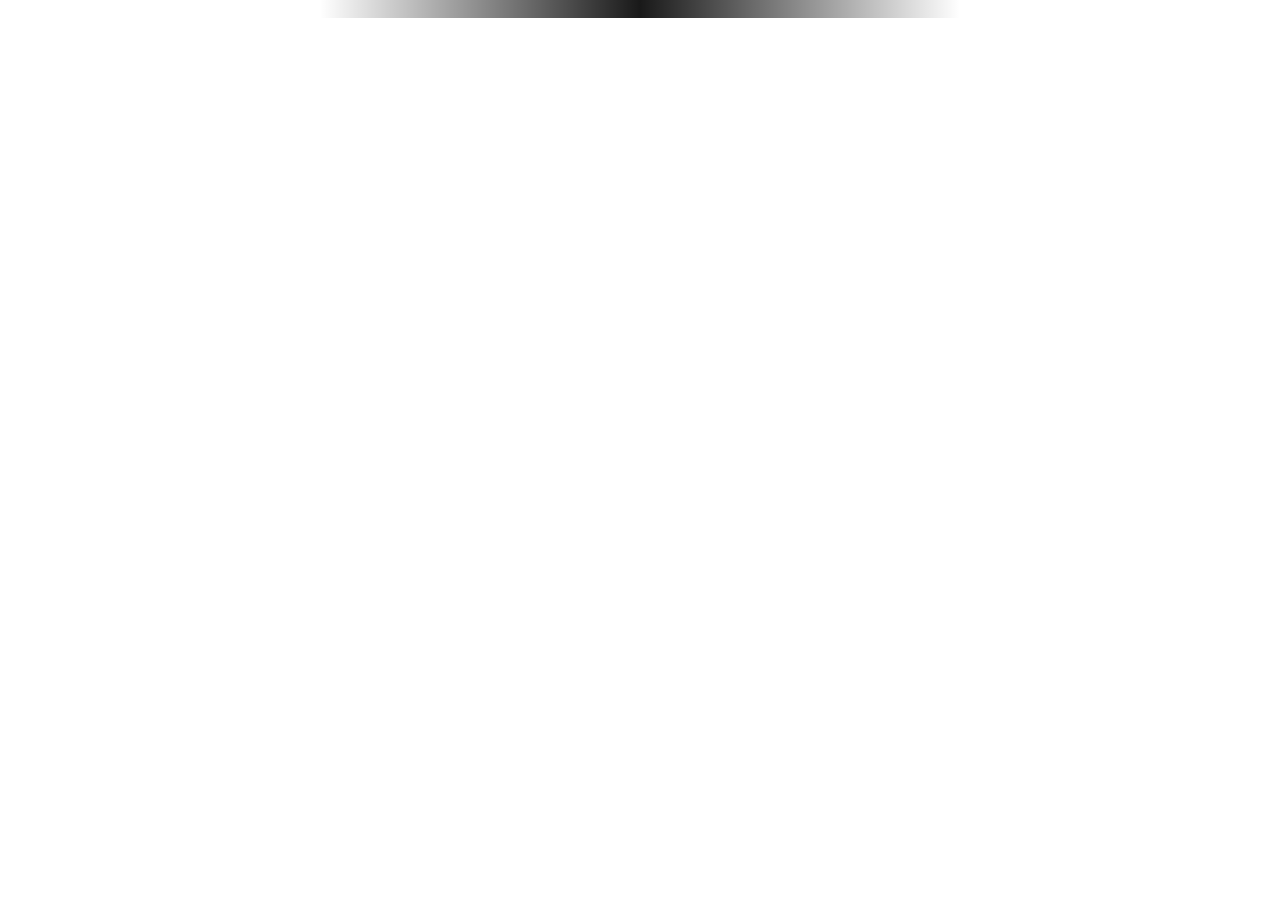
<file: obs-html/overlay.html>
<!DOCTYPE html>
<html lang="en">

<head>
    <meta charset="UTF-8">
    <meta http-equiv="X-UA-Compatible" content="IE=edge">
    <meta name="viewport" content="width=device-width, initial-scale=1.0">
    <title>AoE4: Overlay</title>
    <link rel="stylesheet" type="text/css" href="main.css">
    <link rel="stylesheet" type="text/css" href="custom.css">
</head>

<body>
    <div id="score">
        <table id="team1"></table>
        <div id="map"></div>
        <table id="team2"></table>
    </div>
</body>

<script src="jquery.min.js"></script>
<script src="main.js"></script>
<script src="custom.js"></script>

</html>
</file>
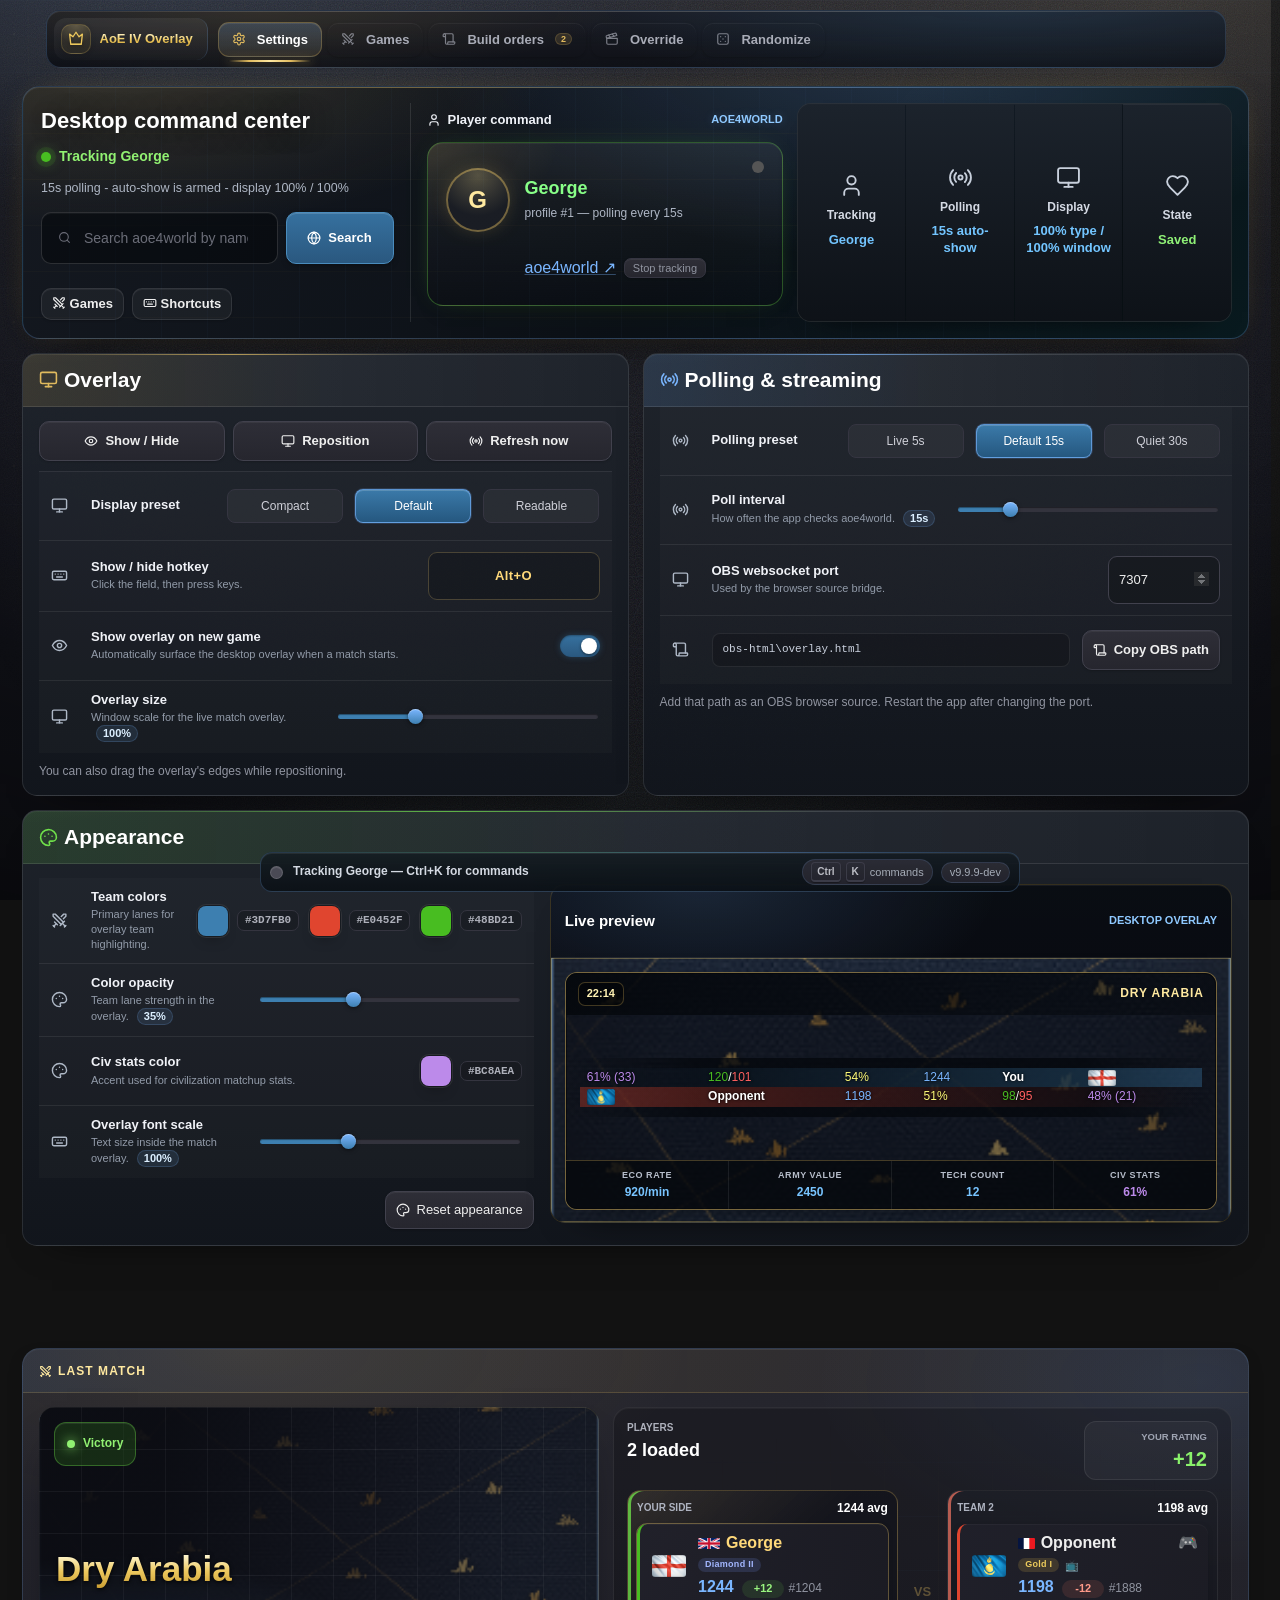
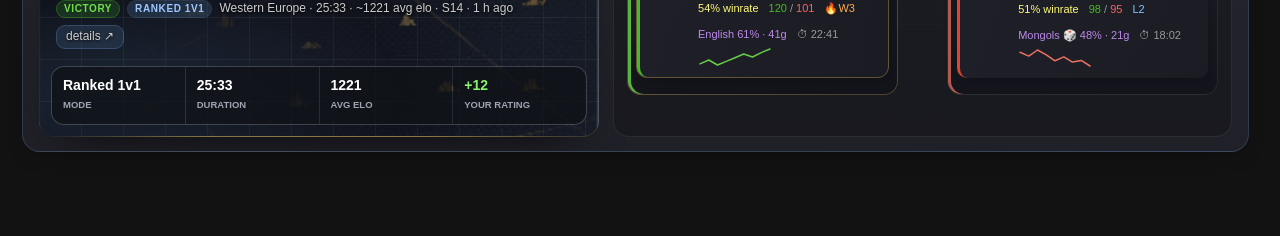
<file: smoke/panel-live.html>
<!DOCTYPE html>
<!-- Loads the real ui/index.html with a mocked Tauri API for visual smoke-testing.
     Serve the repo root (e.g. `python -m http.server 8741`) and open /smoke/panel-live.html. -->
<html>
<head><meta charset="utf-8"></head>
<body>
<script>
const PLAYERS = [
  { avatar: null, civ: 'English', civ_games: '41', civ_win_length_median: '22:41', civ_winrate: '61%',
    country: 'gb', input_type: null, losses: '101', max_rating: 1310, name: 'George', profile_id: 1,
    random_civ: false, rank: '#1204', rank_level: 'diamond_2', rating: '1244', rating_diff: 12,
    rating_history: [1190, 1204, 1186, 1199, 1212, 1226, 1215, 1231, 1244], result: 'win', streak: 3,
    team: 1, twitch: null, winrate: '54%', wins: '120' },
  { avatar: null, civ: 'Mongols', civ_games: '21', civ_win_length_median: '18:02', civ_winrate: '48%',
    country: 'fr', input_type: 'controller', losses: '95', max_rating: 1250, name: 'Opponent', profile_id: 2,
    random_civ: true, rank: '#1888', rank_level: 'gold_1', rating: '1198', rating_diff: -12,
    rating_history: [1230, 1221, 1235, 1224, 1210, 1219, 1207, 1211, 1198], result: 'loss', streak: -2,
    team: 2, twitch: 'https://twitch.tv/example', winrate: '51%', wins: '98' },
];
const MATCH = { avg_rating: 1221, duration: 1533, kind: 'rm_1v1', map: 'Dry Arabia', match_id: 1234,
  ongoing: false, players: PLAYERS, season: 14, server: 'Western Europe', started: new Date(Date.now() - 36e5).toISOString() };
const mkGame = (i, win, map, kind) => ({
  game_id: 1000 + i, map, kind, ongoing: false, duration: 900 + i * 137,
  started_at: new Date(Date.now() - i * 9e6).toISOString(),
  server: ['Western Europe', 'UK', 'eastus'][i % 3], patch: 10604, season: 14,
  average_rating: 1200 + i * 11,
  teams: [[{ player: { profile_id: 1, name: 'George', civilization: 'english', result: win ? 'win' : 'loss',
              rating: 1240 + (win ? i : -i), rating_diff: win ? 9 + i : -(8 + i),
              input_type: 'keyboard', civilization_randomized: false } }],
          [{ player: { profile_id: 2, name: 'Enemy' + i, civilization: ['mongols', 'french', 'rus', 'ottomans'][i % 4],
              result: win ? 'loss' : 'win', rating: 1200 + (i % 4) * 60, input_type: i % 3 ? 'keyboard' : 'controller',
              civilization_randomized: i % 4 === 0 } }]],
});
const PROFILE = {
  profile_id: 1, name: 'George', country: 'gb', avatar: null, social: {}, last_game_at: new Date(Date.now() - 36e5).toISOString(),
  modes: {
    rm_solo: { rating: 1244, max_rating: 1310, rank: 1204, rank_level: 'diamond_2', streak: 3,
      games_count: 221, wins_count: 120, losses_count: 101, win_rate: 54.3, season: 14,
      rating_history: [1190, 1204, 1186, 1199, 1212, 1226, 1215, 1231, 1244] },
    rm_2v2_elo: { rating: 1180, max_rating: 1205, rank: null, rank_level: null, streak: -1,
      games_count: 64, wins_count: 33, losses_count: 31, win_rate: 51.6, season: 14,
      rating_history: [1150, 1162, 1175, 1168, 1180] },
    qm_1v1: { rating: 1090, max_rating: 1120, rank: null, rank_level: null, streak: 2,
      games_count: 40, wins_count: 24, losses_count: 16, win_rate: 60.0, rating_history: [1070, 1085, 1090] },
  },
};
const SETTINGS = {
  player_name: 'George', profile_id: 1, interval: 15, overlay_hotkey: 'Alt+O',
  show_overlay_on_new_game: true, font_scale: 100, overlay_scale: 100, websocket_port: 7307,
  civ_stats_color: '#bc8aea', team_colors: [[61, 127, 176, .35], [224, 69, 47, .35], [72, 189, 33, .35]],
  bo_hotkey_show: '', bo_hotkey_cycle: '', bo_hotkey_prev_step: '', bo_hotkey_next_step: '',
  bo_font_size: 12, bo_opacity: .8, bo_text_color: [255, 255, 255], bo_title_color: [255, 200, 100],
  bo_color_background: [30, 30, 30], bo_show_title: true, bo_show_next: true,
  unchecked_buildorders: [], max_games_history: 50,
  buildorders: {
    'English longbow rush': '{"civilization":"English","build_order":[{"age":1,"villager_count":6,"resources":{"food":6,"wood":0,"gold":0,"stone":0},"notes":["Send first @unit_worker/villager@ to sheep"]},{"age":2,"villager_count":12,"resources":{"food":7,"wood":5,"gold":0,"stone":0},"time":"4:30","notes":["Age up with council hall","Make @unit_archer/longbowman@"]}]}',
    'Mongol tower rush': 'Build ger on gold\n6 vills to sheep\nTower their wood line',
  },
};
window.__TAURI__ = {
  core: { invoke: async (cmd) => {
    if (cmd === 'get_settings') return SETTINGS;
    if (cmd === 'get_current_data') return MATCH;
    if (cmd === 'get_match_history') return { games: Array.from({ length: 8 }, (_, i) => mkGame(i, i % 3 !== 1, ['Dry Arabia', 'Black Forest', 'Four Lakes'][i % 3], i % 2 ? 'rm_1v1' : 'qm_2v2')) };
    if (cmd === 'get_player_profile') return PROFILE;
    if (cmd === 'get_app_version') return '9.9.9-dev';
    if (cmd === 'get_bo') return { name: 'English longbow rush', content: SETTINGS.buildorders['English longbow rush'], step: 0 };
    return null;
  } },
  event: { listen: async () => () => {} },
};
fetch('../ui/index.html').then(r => r.text()).then(t => {
  t = t.replace('<head>', '<head><base href="../ui/">');
  document.open(); document.write(t); document.close();
});
</script>
</body>
</html>
</file>
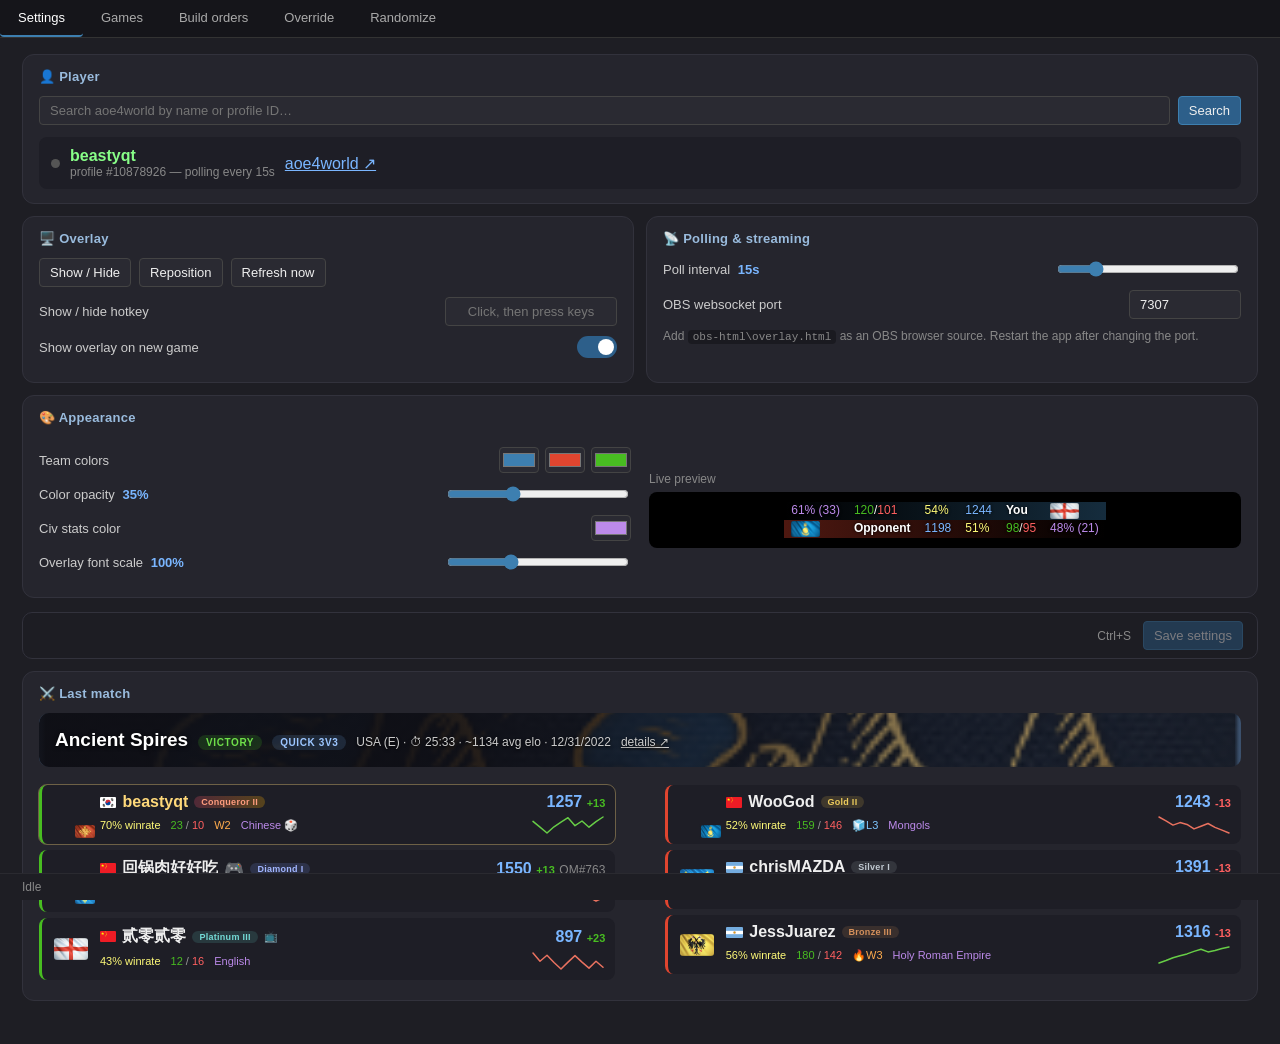
<file: smoke/panel-test.html>
<!DOCTYPE html>
<html lang="en">
<head>
<meta charset="utf-8">
<title>AoE4 Overlay — Control Panel</title>
<style>
  :root { color-scheme: dark; }
  body { font-family: "Segoe UI", sans-serif; background: #1e1e24; color: #ddd; margin: 0; }
  #tabs { display: flex; background: #15151a; border-bottom: 1px solid #333; }
  #tabs button { background: none; border: none; color: #aaa; padding: 10px 18px; font-size: 13px; cursor: pointer; border-bottom: 2px solid transparent; }
  #tabs button.active { color: #fff; border-bottom-color: #3d7fb0; }
  .tab { display: none; padding: 16px 22px; }
  .tab.active { display: block; }
  h2 { font-size: 14px; margin: 18px 0 8px; color: #9bd; border-bottom: 1px solid #333; padding-bottom: 4px; }
  h2:first-child { margin-top: 0; }
  input, button, select, textarea { background: #2a2a32; color: #eee; border: 1px solid #444; border-radius: 4px; padding: 6px 10px; font-size: 13px; }
  input[type=color] { padding: 1px; width: 40px; height: 26px; }
  input[type=range] { padding: 0; }
  button { cursor: pointer; }
  button:hover { background: #3a3a44; }
  button.primary { background: #2d5f8a; border-color: #3d7fb0; }
  .result { padding: 6px 10px; border-radius: 4px; cursor: pointer; display: flex; justify-content: space-between; }
  .result:hover { background: #33333d; }
  .muted { color: #888; font-size: 12px; }
  #current-player { color: #8f8; }
  #status { font-size: 12px; color: #888; padding: 6px 22px; border-top: 1px solid #2a2a30; position: sticky; bottom: 0; background: #1e1e24; }
  table { border-collapse: collapse; width: 100%; margin-top: 8px; font-size: 12px; }
  td, th { padding: 4px 8px; text-align: left; border-bottom: 1px solid #2c2c34; vertical-align: top; }
  th { color: #9bd; font-weight: 600; }
  .row { display: flex; gap: 8px; align-items: center; margin: 6px 0; flex-wrap: wrap; }
  label { font-size: 13px; min-width: 200px; }
  .win { color: #48bd21; } .loss { color: #ff6060; }
  a { color: #7ab6ff; }
  .hotkey-input { width: 130px; }
  #bo-list { width: 100%; min-height: 90px; }
  #bo-content { width: 100%; height: 220px; font-family: Consolas, monospace; font-size: 12px; box-sizing: border-box; }
  .ov-grid { display: grid; grid-template-columns: repeat(10, 1fr); gap: 4px; font-size: 12px; margin-top: 8px; }
  .ov-grid input, .ov-grid select { width: 100%; box-sizing: border-box; padding: 4px 6px; }
  .ov-head { color: #9bd; font-weight: 600; }
  .rand-box { display: inline-block; text-align: center; margin-right: 40px; vertical-align: top; }
  .rand-box img { display: block; margin: 10px auto; max-width: 270px; max-height: 270px; border-radius: 6px; }
  .rand-name { font-size: 20px; font-weight: bold; }

  /* ---- games tab ---- */
  .game-card { display: flex; align-items: stretch; gap: 0; background: #25252d; border: 1px solid #32323c;
               border-radius: 10px; margin: 10px 0; overflow: hidden; transition: border-color .15s; }
  .game-card:hover { border-color: #4a4a58; }
  .game-card .ribbon { width: 5px; flex: none; }
  .game-card.res-win .ribbon { background: #48bd21; }
  .game-card.res-loss .ribbon { background: #e0452f; }
  .game-card.res-live .ribbon { background: #ffb300; }
  .game-map { width: 110px; flex: none; object-fit: cover; align-self: stretch;
              -webkit-mask-image: linear-gradient(to left, transparent, #000 70%); }
  .game-main { flex: 1; padding: 10px 14px; min-width: 0; }
  .game-head { display: flex; align-items: baseline; gap: 10px; margin-bottom: 7px; flex-wrap: wrap; }
  .game-head .map-name { font-weight: 700; font-size: 14px; color: #fff; }
  .badge { font-size: 10px; font-weight: 700; letter-spacing: .06em; padding: 2px 8px; border-radius: 10px; text-transform: uppercase; }
  .badge.win { background: rgba(72,189,33,.18); color: #6fe04a; }
  .badge.loss { background: rgba(224,69,47,.18); color: #ff7b66; }
  .badge.live { background: rgba(255,179,0,.18); color: #ffc845; animation: pulse 1.6s infinite; }
  .badge.mode { background: rgba(122,182,255,.14); color: #9cc6ff; }
  @keyframes pulse { 50% { opacity: .55; } }
  .game-teams { display: flex; align-items: center; gap: 14px; }
  .team-col { flex: 1; min-width: 0; }
  .team-col.right .gp { flex-direction: row-reverse; }
  .vs { color: #666; font-size: 11px; font-weight: 700; flex: none; }
  .gp { display: flex; align-items: center; gap: 6px; margin: 2px 0; font-size: 12.5px; white-space: nowrap; }
  .gp img { width: 22px; height: 14px; object-fit: cover; border-radius: 2px; flex: none; }
  .gp .pname { overflow: hidden; text-overflow: ellipsis; }
  .gp.me .pname { color: #ffd97a; font-weight: 700; }
  .gp .pdiff { font-size: 11px; }
  .game-side { flex: none; display: flex; flex-direction: column; align-items: flex-end; justify-content: center;
               gap: 4px; padding: 10px 16px; min-width: 86px; }
  .rdiff { font-size: 20px; font-weight: 800; }
  .rdiff.pos { color: #6fe04a; } .rdiff.neg { color: #ff7b66; } .rdiff.na { color: #555; font-size: 14px; }
  .game-side .when, .game-side .dur { font-size: 11px; color: #888; }
  .game-side a { font-size: 11px; }
  .games-toolbar { display: flex; gap: 8px; align-items: center; margin-bottom: 10px; }
  #games-stats { display: flex; gap: 10px; margin-bottom: 12px; }
  .stat-block { background: #25252d; border: 1px solid #32323c; border-radius: 10px; padding: 10px 14px;
                flex: 1; display: flex; flex-direction: column; justify-content: center; align-items: center; gap: 2px; }
  .stat-big { font-size: 20px; font-weight: 800; color: #fff; }
  .stat-big.pos { color: #6fe04a; } .stat-big.neg { color: #ff7b66; }
  .stat-sub { font-size: 10px; color: #888; text-transform: uppercase; letter-spacing: .08em; }
  .stat-block.civs { align-items: stretch; gap: 3px; }
  .civ-row { display: flex; align-items: center; gap: 6px; font-size: 11px; }
  .civ-row img { width: 20px; height: 13px; object-fit: cover; border-radius: 2px; }
  .civ-row .bar { flex: 1; height: 6px; background: #1a1a20; border-radius: 3px; overflow: hidden; }
  .civ-row .bar i { display: block; height: 100%; background: linear-gradient(to right, #2d5f8a, #6fb4e0); }
  .civ-row .pct { width: 64px; text-align: right; color: #aaa; }

  /* ---- settings tab ---- */
  .cards { display: grid; grid-template-columns: 1fr 1fr; gap: 12px; }
  .card { background: #25252d; border: 1px solid #32323c; border-radius: 12px; padding: 14px 16px; }
  .card h3 { margin: 0 0 12px; font-size: 13px; color: #9bd; letter-spacing: .02em; }
  .field { display: flex; align-items: center; justify-content: space-between; gap: 12px; margin: 10px 0; }
  .field label { min-width: 0; flex: 1; color: #ccc; }
  .field label b { color: #7ab6ff; font-weight: 600; margin-left: 4px; }
  .field input[type=range] { flex: 1; max-width: 180px; accent-color: #3d7fb0; }
  .btn-row { display: flex; gap: 8px; margin-bottom: 4px; flex-wrap: wrap; }
  .searchbar { display: flex; gap: 8px; }
  .searchbar input { flex: 1; }
  #results { position: relative; }
  #results .result-list { position: absolute; z-index: 5; left: 0; right: 0; background: #2c2c36;
    border: 1px solid #444; border-radius: 8px; margin-top: 4px; max-height: 220px; overflow: auto;
    box-shadow: 0 8px 24px rgba(0,0,0,.45); }
  .tracked { display: flex; align-items: center; gap: 10px; margin-top: 12px; background: #1e1e26;
    border-radius: 8px; padding: 10px 12px; }
  .tracked-name { font-weight: 700; color: #fff; }
  .dot { width: 9px; height: 9px; border-radius: 50%; background: #555; flex: none; transition: background .3s; }
  .dot.ok { background: #48bd21; box-shadow: 0 0 6px #48bd21aa; }
  .dot.err { background: #e0452f; box-shadow: 0 0 6px #e0452faa; }
  .dot.live { background: #ffb300; box-shadow: 0 0 6px #ffb300aa; animation: pulse 1.6s infinite; }
  .hotkey-input { text-align: center; cursor: pointer; caret-color: transparent; width: 150px; }
  .hotkey-input:focus { border-color: #ffb300; background: #34301f; outline: none; }
  .field label.switch { flex: 0 0 40px; }
  .switch { position: relative; width: 40px; height: 22px; flex: none; }
  .switch input { display: none; }
  .switch span { position: absolute; inset: 0; background: #3a3a44; border-radius: 11px; transition: .2s; cursor: pointer; }
  .switch span::after { content: ""; position: absolute; top: 3px; left: 3px; width: 16px; height: 16px;
    background: #aaa; border-radius: 50%; transition: .2s; }
  .switch input:checked + span { background: #2d5f8a; }
  .switch input:checked + span::after { left: 21px; background: #fff; }
  .color-set { display: flex; gap: 6px; }
  .appearance-grid { display: grid; grid-template-columns: 1fr 1fr; gap: 18px; }
  .preview-wrap { align-self: center; }
  #ov-preview { background: #000 url() center/cover; border-radius: 8px; padding: 10px 6px; overflow: hidden; }
  #ov-preview table { border-collapse: collapse; margin: 0 auto; width: auto; }
  #ov-preview td { padding: 1px 7px; white-space: nowrap; border: none; color: #fff;
    text-shadow: 0 0 3px #000; }
  #ov-preview img { height: 16px; vertical-align: middle; border-radius: 2px; }
  .savebar { display: flex; justify-content: flex-end; align-items: center; gap: 12px; margin: 14px 0 4px; }
  code { background: #1a1a20; padding: 1px 5px; border-radius: 4px; font-size: 11px; }
  #toast { position: fixed; right: 18px; bottom: 44px; background: #2d5f8a; color: #fff; padding: 10px 18px;
    border-radius: 8px; font-size: 13px; box-shadow: 0 6px 18px rgba(0,0,0,.5); opacity: 0; transform: translateY(8px);
    transition: .25s; pointer-events: none; z-index: 50; }
  #toast.show { opacity: 1; transform: none; }
  #toast.err { background: #a33b2a; }

  /* polish */
  ::-webkit-scrollbar { width: 10px; }
  ::-webkit-scrollbar-thumb { background: #3a3a44; border-radius: 5px; border: 2px solid #1e1e24; }
  ::-webkit-scrollbar-track { background: transparent; }
  .card { transition: border-color .15s; }
  .card:hover { border-color: #3e3e4a; }
  input:focus-visible, select:focus-visible, button:focus-visible { outline: 2px solid #3d7fb0; outline-offset: 1px; }
  input.invalid { border-color: #e0452f; background: #34201e; }
  .savebar { position: sticky; bottom: 28px; z-index: 8; background: rgba(30,30,36,.92);
    backdrop-filter: blur(4px); border: 1px solid #32323c; border-radius: 10px; padding: 8px 14px; }
  .dirty-pill { color: #ffc845; font-size: 12px; opacity: 0; transition: .2s; }
  .savebar.dirty .dirty-pill { opacity: 1; }
  button:disabled { opacity: .45; cursor: default; }
  .result.kb { background: #33333d; }

  /* last match panel */
  .lm-banner { position: relative; border-radius: 10px; overflow: hidden; margin-bottom: 12px;
    background: #15151c center/cover no-repeat; }
  .lm-banner::before { content: ""; position: absolute; inset: 0;
    background: linear-gradient(100deg, rgba(14,14,20,.94) 30%, rgba(14,14,20,.55) 65%, rgba(14,14,20,.25)); }
  .lm-head { position: relative; display: flex; align-items: baseline; gap: 10px; flex-wrap: wrap; padding: 16px; }
  .lm-map { font-size: 19px; font-weight: 800; color: #fff; text-shadow: 0 1px 4px #000; }
  .lm-sub { color: #ccc; font-size: 12px; text-shadow: 0 1px 3px #000; }
  .lm-teams { display: grid; grid-template-columns: 1fr auto 1fr; gap: 12px; align-items: start; }
  .lm-vs { align-self: center; color: #555; font-weight: 800; font-size: 13px; padding: 0 4px; }
  .lmp { display: grid; grid-template-columns: 38px minmax(90px, 1fr) auto; grid-template-rows: auto auto;
    gap: 3px 10px; align-items: center; background: #1e1e26; border-radius: 8px; padding: 8px 10px;
    margin: 6px 0; border-left: 3px solid #2c2c36; }
  .lmp.res-win { border-left-color: #48bd21; }
  .lmp.res-loss { border-left-color: #e0452f; }
  .lmp .idbox { position: relative; grid-row: 1 / 3; width: 38px; height: 38px; flex: none; }
  .lmp .ava { width: 38px; height: 38px; border-radius: 7px; object-fit: cover; background: #14141a; }
  .lmp img.flag { position: absolute; right: -5px; bottom: -4px; width: 20px; height: 13px; object-fit: cover;
    border-radius: 2px; box-shadow: 0 0 0 2px #1e1e26; }
  .lmp img.flag.solo { inset: 0; margin: auto; width: 34px; height: 22px; border-radius: 3px; box-shadow: none; }
  .lmp .nm { font-weight: 700; color: #eee; display: flex; align-items: center; gap: 6px; min-width: 0; }
  .lmp .nm .nm-text { overflow: hidden; text-overflow: ellipsis; white-space: nowrap; }
  .lmp .nm img.country { height: 11px; border-radius: 1px; flex: none; }
  .lmp.me { outline: 1px solid #ffd97a55; }
  .lmp.me .nm .nm-text { color: #ffd97a; }
  .lmp .rt { color: #7ab6ff; font-weight: 700; text-align: right; white-space: nowrap; }
  .lmp .stats { grid-column: 2; display: flex; gap: 10px; font-size: 11px; color: #999; flex-wrap: wrap; align-items: center; }
  .lmp .stats .wr { color: #fffb78; }
  .lmp .stats .cv { color: var(--civstat, #bc8aea); }
  .lm-spark { grid-column: 3; grid-row: 2; justify-self: end; opacity: .9; }
  .streak.pos { color: #ffac4d; } .streak.neg { color: #7fc7ff; }
  .lmp a.tw { text-decoration: none; flex: none; font-size: 11px; }
  .rk { font-size: 9px; font-weight: 700; padding: 1px 7px; border-radius: 8px; text-transform: capitalize;
    letter-spacing: .03em; flex: none; }
  .rk-bronze { background: rgba(176,122,78,.18); color: #d6915c; }
  .rk-silver { background: rgba(170,180,190,.15); color: #c2cad2; }
  .rk-gold { background: rgba(232,189,78,.16); color: #eccb5c; }
  .rk-platinum { background: rgba(94,207,202,.15); color: #74dcd7; }
  .rk-diamond { background: rgba(122,155,255,.16); color: #a3b7ff; }
  .rk-conqueror { background: linear-gradient(90deg, rgba(232,74,106,.25), rgba(255,179,0,.25)); color: #ff9d7e; }
</style>
</head>
<body><script>
window.__TAURI__ = { core: { invoke: async (cmd, args) => {
  if (cmd === 'get_settings') return {
    player_name: "beastyqt", profile_id: 10878926, interval: 15, overlay_hotkey: '',
    show_overlay_on_new_game: true, font_scale: 100, websocket_port: 7307,
    civ_stats_color: '#bc8aea', team_colors: [[61,127,176,.35],[224,69,47,.35],[72,189,33,.35]],
    bo_hotkey_show:'', bo_hotkey_cycle:'', bo_hotkey_prev_step:'', bo_hotkey_next_step:'',
    bo_font_size: 12, bo_opacity: .8, bo_text_color:[255,255,255], bo_title_color:[255,200,100],
    bo_color_background:[30,30,30], bo_show_title:true, buildorders:{}, unchecked_buildorders:[],
    max_games_history: 50 };
  if (cmd === 'get_current_data') return {"avg_mmr": 1134, "avg_rating": 1134, "duration": 1533, "kind": "qm_3v3", "map": "Ancient Spires", "match_id": 58043753, "ongoing": false, "patch": 148, "players": [{"avatar": "https://avatars.akamai.steamstatic.com/fef49e7fa7e1997310d705b2a6158ff8dc1cdfeb_medium.jpg", "civ": "Chinese", "civ_games": "", "civ_win_length_median": "", "civ_winrate": "", "country": "kr", "games_count": 33, "input_type": null, "losses": "10", "max_rating": 1257, "name": "beastyqt", "profile_id": 10878926, "random_civ": true, "rank": "", "rank_level": "conqueror_2", "rating": "1257", "rating_diff": 13, "rating_history": [1245, 1229, 1213, 1230, 1243, 1255, 1233, 1246, 1229, 1244, 1257], "result": "win", "streak": 2, "team": 1, "twitch": null, "winrate": "70%", "wins": "23"}, {"avatar": "https://avatars.akamai.steamstatic.com/2cd7d2a574ebdf9cb8cce3f3bfaa41c51e8d6d06_medium.jpg", "civ": "French", "civ_games": "", "civ_win_length_median": "", "civ_winrate": "", "country": "cn", "games_count": 297, "input_type": "controller", "losses": "122", "max_rating": 1628, "name": "\u56de\u9505\u8089\u597d\u597d\u5403", "profile_id": 9707428, "random_civ": false, "rank": "QM#763", "rank_level": "diamond_1", "rating": "1550", "rating_diff": 13, "rating_history": [1604, 1606, 1609, 1609, 1624, 1628, 1607, 1584, 1555, 1531, 1550], "result": "win", "streak": 1, "team": 1, "twitch": null, "winrate": "59%", "wins": "175"}, {"avatar": null, "civ": "English", "civ_games": "", "civ_win_length_median": "", "civ_winrate": "", "country": "cn", "games_count": 28, "input_type": null, "losses": "16", "max_rating": 1046, "name": "\u8d30\u96f6\u8d30\u96f6", "profile_id": 11958522, "random_civ": false, "rank": "", "rank_level": "platinum_3", "rating": "897", "rating_diff": 23, "rating_history": [930, 911, 925, 908, 893, 909, 924, 909, 895, 911, 897], "result": "win", "streak": -1, "team": 1, "twitch": "https://twitch.tv/example", "winrate": "43%", "wins": "12"}, {"avatar": "https://avatars.akamai.steamstatic.com/fef49e7fa7e1997310d705b2a6158ff8dc1cdfeb_medium.jpg", "civ": "Mongols", "civ_games": "", "civ_win_length_median": "", "civ_winrate": "", "country": "cn", "games_count": 305, "input_type": null, "losses": "146", "max_rating": 1363, "name": "WooGod", "profile_id": 545483, "random_civ": false, "rank": "", "rank_level": "gold_2", "rating": "1243", "rating_diff": -13, "rating_history": [1314, 1297, 1278, 1289, 1281, 1261, 1273, 1285, 1268, 1256, 1243], "result": "loss", "streak": -3, "team": 2, "twitch": null, "winrate": "52%", "wins": "159"}, {"avatar": null, "civ": "French", "civ_games": "", "civ_win_length_median": "", "civ_winrate": "", "country": "ar", "games_count": 301, "input_type": null, "losses": "130", "max_rating": 1422, "name": "chrisMAZDA", "profile_id": 10919808, "random_civ": false, "rank": "", "rank_level": "silver_1", "rating": "1391", "rating_diff": -13, "rating_history": [1304, 1317, 1331, 1346, 1357, 1367, 1379, 1364, 1372, 1383, 1391], "result": "loss", "streak": 3, "team": 2, "twitch": null, "winrate": "57%", "wins": "171"}, {"avatar": null, "civ": "Holy Roman Empire", "civ_games": "", "civ_win_length_median": "", "civ_winrate": "", "country": "ar", "games_count": 322, "input_type": null, "losses": "142", "max_rating": 1316, "name": "JessJuarez", "profile_id": 11251761, "random_civ": false, "rank": "", "rank_level": "bronze_3", "rating": "1316", "rating_diff": -13, "rating_history": [1228, 1242, 1257, 1268, 1278, 1292, 1304, 1289, 1297, 1308, 1316], "result": "loss", "streak": 3, "team": 2, "twitch": null, "winrate": "56%", "wins": "180"}], "season": 0, "server": "USA (E)", "started": "2022-12-31T19:21:25.000Z"};
  if (cmd === 'check_update') return null;
  return null;
}}, event: { listen: () => {} } };
</script>
  <div id="tabs">
    <button data-tab="settings" class="active">Settings</button>
    <button data-tab="games">Games</button>
    <button data-tab="buildorders">Build orders</button>
    <button data-tab="override">Override</button>
    <button data-tab="random">Randomize</button>
  </div>

  <!-- ============ SETTINGS ============ -->
  <div class="tab active" id="tab-settings">
    <div class="cards">

      <div class="card" style="grid-column: span 2">
        <h3>👤 Player</h3>
        <div class="searchbar">
          <input id="search" placeholder="Search aoe4world by name or profile ID…" autocomplete="off">
          <button id="search-btn" class="primary">Search</button>
        </div>
        <div id="results"></div>
        <div class="tracked" id="tracked-box">
          <span class="dot" id="poll-dot"></span>
          <div class="tracked-info">
            <div id="current-player" class="tracked-name">No player tracked</div>
            <div class="muted" id="tracked-sub">Search for your profile to start polling</div>
          </div>
          <a id="profile-link" href="#" target="_blank" style="display:none">aoe4world ↗</a>
        </div>
      </div>

      <div class="card">
        <h3>🖥️ Overlay</h3>
        <div class="btn-row">
          <button id="toggle-btn">Show / Hide</button>
          <button id="edit-btn">Reposition</button>
          <button id="refresh-btn">Refresh now</button>
        </div>
        <div class="field">
          <label>Show / hide hotkey</label>
          <input id="hotkey" class="hotkey-input" readonly placeholder="Click, then press keys">
        </div>
        <div class="field">
          <label>Show overlay on new game</label>
          <label class="switch"><input id="autoshow" type="checkbox"><span></span></label>
        </div>
      </div>

      <div class="card">
        <h3>📡 Polling & streaming</h3>
        <div class="field">
          <label>Poll interval <b id="interval-val"></b></label>
          <input id="interval" type="range" min="5" max="60" step="1">
        </div>
        <div class="field">
          <label>OBS websocket port</label>
          <input id="wsport" type="number" min="1024" max="65535" style="width:90px">
        </div>
        <div class="muted">Add <code>obs-html\overlay.html</code> as an OBS browser source. Restart the app after changing the port.</div>
      </div>

      <div class="card" style="grid-column: span 2">
        <h3>🎨 Appearance</h3>
        <div class="appearance-grid">
          <div>
            <div class="field">
              <label>Team colors</label>
              <span class="color-set">
                <input id="tc1" type="color" title="Team 1"><input id="tc2" type="color" title="Team 2"><input id="tc3" type="color" title="Team 3">
              </span>
            </div>
            <div class="field">
              <label>Color opacity <b id="alpha-val"></b></label>
              <input id="tcalpha" type="range" min="0" max="100">
            </div>
            <div class="field">
              <label>Civ stats color</label>
              <input id="civstatcolor" type="color">
            </div>
            <div class="field">
              <label>Overlay font scale <b id="fontscale-val"></b></label>
              <input id="fontscale" type="range" min="50" max="200" step="5">
            </div>
          </div>
          <div class="preview-wrap">
            <div class="muted" style="margin-bottom:6px">Live preview</div>
            <div id="ov-preview"></div>
          </div>
        </div>
      </div>

    </div>

    <div class="savebar" id="savebar">
      <span class="dirty-pill" id="dirty-pill">● Unsaved changes</span>
      <span class="muted">Ctrl+S</span>
      <button id="save-btn" class="primary" disabled>Save settings</button>
    </div>

    <div class="card" style="margin-top:12px">
      <h3>⚔️ Last match</h3>
      <div id="last-match"><div class="muted">No match data yet — waiting for the first poll…</div></div>
    </div>
  </div>

  <!-- ============ GAMES ============ -->
  <div class="tab" id="tab-games">
    <div class="games-toolbar">
      <select id="gf-mode">
        <option value="">All modes</option>
        <option value="rm_">Ranked</option>
        <option value="qm_">Quick match</option>
        <option value="1v1">1v1</option>
        <option value="team">Team games</option>
      </select>
      <select id="gf-result">
        <option value="">All results</option>
        <option value="win">Wins</option>
        <option value="loss">Losses</option>
      </select>
      <select id="gf-limit" title="How many games to fetch">
        <option value="25">Last 25</option>
        <option value="50">Last 50</option>
        <option value="100">Last 100</option>
        <option value="200">Last 200</option>
      </select>
      <span style="flex:1"></span>
      <button id="games-refresh" class="primary">Refresh</button>
    </div>
    <div id="games-stats" style="display:none">
      <div class="stat-block">
        <div class="stat-big" id="gs-record">—</div>
        <div class="stat-sub">record</div>
      </div>
      <div class="stat-block">
        <div class="stat-big" id="gs-winrate">—</div>
        <div class="stat-sub">winrate</div>
      </div>
      <div class="stat-block">
        <div class="stat-big" id="gs-streak">—</div>
        <div class="stat-sub">streak</div>
      </div>
      <div class="stat-block" style="flex:1.6">
        <canvas id="gs-spark" width="220" height="44"></canvas>
        <div class="stat-sub">rating trend <span id="gs-net"></span></div>
      </div>
      <div class="stat-block civs" id="gs-civs" style="flex:2"></div>
    </div>
    <div id="games-list"></div>
  </div>

  <!-- ============ BUILD ORDERS ============ -->
  <div class="tab" id="tab-buildorders">
    <h2>Build orders</h2>
    <div class="row">
      <select id="bo-list" size="5" style="flex:1; min-height:110px"></select>
    </div>
    <div class="row">
      <input id="bo-name" placeholder="Build order name" style="flex:1">
      <button id="bo-add" class="primary">Add / Update</button>
      <button id="bo-del">Delete</button>
      <button id="bo-showbtn">Show on overlay</button>
      <label style="min-width:0"><input id="bo-checked" type="checkbox" checked> include in hotkey cycle</label>
    </div>
    <textarea id="bo-content" placeholder='Plain text, or RTS_Overlay JSON ({"civilization": ..., "build_order": [...]})'></textarea>
    <div class="muted">JSON format is compatible with RTS_Overlay / age4builder. Use @folder/image@ tokens in notes for icons.</div>

    <h2>Hotkeys & step control</h2>
    <div class="row"><label>Show/hide build order</label><input id="bo-hk-show" class="hotkey-input"></div>
    <div class="row"><label>Cycle build orders</label><input id="bo-hk-cycle" class="hotkey-input"></div>
    <div class="row"><label>Previous step</label><input id="bo-hk-prev" class="hotkey-input"></div>
    <div class="row"><label>Next step</label><input id="bo-hk-next" class="hotkey-input"></div>
    <div class="row">
      <button onclick="invoke('bo_action',{action:'prev'})">◀ Prev step</button>
      <button onclick="invoke('bo_action',{action:'next'})">Next step ▶</button>
      <button onclick="invoke('bo_action',{action:'cycle'})">Cycle</button>
      <button onclick="invoke('bo_action',{action:'toggle'})">Show / Hide</button>
      <button id="bo-edit-btn">Reposition BO overlay</button>
    </div>

    <h2>Appearance</h2>
    <div class="row"><label>Font size (pt)</label><input id="bo-fontsize" type="number" min="6" max="50" style="width:70px"></div>
    <div class="row"><label>Opacity</label><input id="bo-opacity" type="range" min="10" max="100" style="width:140px"></div>
    <div class="row"><label>Text / Title / Background</label>
      <input id="bo-textcolor" type="color"><input id="bo-titlecolor" type="color"><input id="bo-bgcolor" type="color">
    </div>
    <div class="row"><label>Show title</label><input id="bo-showtitle" type="checkbox"></div>
    <div class="row"><button id="bo-save" class="primary">Save build order settings</button></div>
  </div>

  <!-- ============ OVERRIDE ============ -->
  <div class="tab" id="tab-override">
    <h2>Caster override</h2>
    <div class="row"><label>Map</label><input id="ov-map" style="width:200px"></div>
    <div class="ov-grid" id="ov-grid">
      <span class="ov-head">Name</span><span class="ov-head">Civ</span><span class="ov-head">Team</span>
      <span class="ov-head">Rating</span><span class="ov-head">Rank</span><span class="ov-head">Winrate</span>
      <span class="ov-head">Wins</span><span class="ov-head">Losses</span><span class="ov-head">Civ WR</span><span class="ov-head">Win time</span>
    </div>
    <div class="row" style="margin-top:10px">
      <button id="ov-load">Load current data</button>
      <button id="ov-send" class="primary">Send to overlay</button>
      <button id="ov-reset">Reset to live data</button>
      <label style="min-width:0"><input id="ov-prevent" type="checkbox"> prevent automatic updates</label>
    </div>
  </div>

  <!-- ============ RANDOM ============ -->
  <div class="tab" id="tab-random">
    <div class="rand-box">
      <button class="primary" id="rand-civ">Randomize civilization</button>
      <div class="rand-name" id="rand-civ-name">—</div>
      <img id="rand-civ-img" style="display:none">
    </div>
    <div class="rand-box">
      <button class="primary" id="rand-map">Randomize map</button>
      <div class="rand-name" id="rand-map-name">—</div>
      <img id="rand-map-img" style="display:none">
    </div>
  </div>

  <div id="toast"></div>
  <div id="status">Idle</div>

<script>
const { invoke } = window.__TAURI__.core;
const { listen } = window.__TAURI__.event;
window.invoke = invoke;
let settings = {};
let editMode = false, boEditMode = false;

const CIVS = ["Abbasid Dynasty","Ayyubids","Byzantines","Chinese","Delhi Sultanate","English","French","Golden Horde","Holy Roman Empire","House of Lancaster","Japanese","Jeanne Darc","Jin Dynasty","Knights Templar","Macedonian Dynasty","Malians","Mongols","Order Of The Dragon","Ottomans","Rus","Sengoku Daimyo","Tughlaq Dynasty","Zhu Xis Legacy"];
const MAPS = ["Altai", "Ancient Spires", "Archipelago", "Black Forest", "Boulder Bay", "Confluence", "Continental", "Danube River", "Dry Arabia", "Four Lakes", "French Pass", "High View", "Hill and Dale", "King of The Hill", "Lipany", "Marshland", "Mega Random", "Mongolian Heights", "Mountain Pass", "Nagari", "Warring Islands"];

const $ = id => document.getElementById(id);
const setStatus = t => $('status').textContent = t;

let toastTimer = null;
function toast(msg, err = false) {
  const t = $('toast');
  t.textContent = msg;
  t.className = (err ? 'err ' : '') + 'show';
  clearTimeout(toastTimer);
  toastTimer = setTimeout(() => t.classList.remove('show'), 2200);
}

// Click a hotkey field, press a combo; Esc cancels, Backspace/Delete clears.
function makeHotkeyRecorder(el) {
  el.addEventListener('focus', () => { el.dataset.prev = el.value; el.value = ''; el.placeholder = 'Press keys… (Esc = cancel)'; });
  el.addEventListener('blur', () => { if (!el.value) el.value = el.dataset.prev ?? ''; el.placeholder = 'Click, then press keys'; });
  el.addEventListener('keydown', e => {
    e.preventDefault();
    if (e.key === 'Escape') { el.value = el.dataset.prev ?? ''; el.blur(); return; }
    if (e.key === 'Backspace' || e.key === 'Delete') { el.value = ''; el.dataset.prev = ''; el.blur(); return; }
    if (['Control', 'Alt', 'Shift', 'Meta'].includes(e.key)) return;
    const mods = [e.ctrlKey && 'Ctrl', e.altKey && 'Alt', e.shiftKey && 'Shift', e.metaKey && 'Super'].filter(Boolean);
    let key = e.key.length === 1 ? e.key.toUpperCase() : e.key;
    if (key === ' ') key = 'Space';
    el.value = [...mods, key].join('+');
    el.dataset.prev = el.value;
    el.blur();
  });
}

function updatePreview() {
  const a = ($('tcalpha').value | 0) / 100;
  const t1 = fromHex($('tc1').value), t2 = fromHex($('tc2').value);
  const civc = $('civstatcolor').value;
  const fs = Math.round(12 * ($('fontscale').value | 0) / 100);
  const row = (civ, name, rating, wr, w, l, cw, c, dir) => {
    let cells = [
      `<td><img src="../ui/../ui/flags/${civ}.webp"></td>`,
      `<td style="font-weight:600">${name}</td>`,
      `<td style="color:#7ab6ff">${rating}</td>`,
      `<td style="color:#fffb78">${wr}</td>`,
      `<td><span style="color:#48bd21">${w}</span>/<span style="color:#ff6060">${l}</span></td>`,
      `<td style="color:${civc}">${cw}</td>`,
    ];
    if (dir === 'right') cells = cells.reverse();
    return `<tr style="background:linear-gradient(to ${dir}, rgba(0,0,0,0), rgba(${c[0]},${c[1]},${c[2]},${a}))">${cells.join('')}</tr>`;
  };
  $('ov-preview').innerHTML = `<table style="font-size:${fs}px">
    ${row('English', 'You', '1244', '54%', '120', '101', '61% (33)', t1, 'right')}
    ${row('Mongols', 'Opponent', '1198', '51%', '98', '95', '48% (21)', t2, 'left')}
  </table>`;
  $('interval-val').textContent = $('interval').value + 's';
  $('alpha-val').textContent = $('tcalpha').value + '%';
  $('fontscale-val').textContent = $('fontscale').value + '%';
}

// ---------- tabs ----------
document.querySelectorAll('#tabs button').forEach(b => b.onclick = () => {
  document.querySelectorAll('#tabs button').forEach(x => x.classList.remove('active'));
  document.querySelectorAll('.tab').forEach(x => x.classList.remove('active'));
  b.classList.add('active');
  $('tab-' + b.dataset.tab).classList.add('active');
  if (b.dataset.tab === 'games') loadGames();
});

// ---------- color helpers ----------
const toHex = c => '#' + [c[0], c[1], c[2]].map(v => Math.round(v).toString(16).padStart(2, '0')).join('');
const fromHex = h => [parseInt(h.slice(1, 3), 16), parseInt(h.slice(3, 5), 16), parseInt(h.slice(5, 7), 16)];

// ---------- settings ----------
async function loadSettings() {
  settings = await invoke('get_settings');
  $('hotkey').value = settings.overlay_hotkey || '';
  $('interval').value = settings.interval;
  $('autoshow').checked = settings.show_overlay_on_new_game;
  $('fontscale').value = settings.font_scale;
  $('wsport').value = settings.websocket_port;
  $('civstatcolor').value = settings.civ_stats_color;
  const tc = settings.team_colors;
  ['tc1', 'tc2', 'tc3'].forEach((id, i) => { if (tc[i]) $(id).value = toHex(tc[i]); });
  $('tcalpha').value = Math.round((tc[0]?.[3] ?? 0.35) * 100);
  if (settings.player_name) {
    $('current-player').textContent = settings.player_name;
    $('tracked-sub').textContent = `profile #${settings.profile_id} — polling every ${settings.interval}s`;
    $('profile-link').href = `https://aoe4world.com/players/${settings.profile_id}`;
    $('profile-link').style.display = '';
  } else {
    $('current-player').textContent = 'No player tracked';
    $('tracked-sub').textContent = 'Search for your profile to start polling';
  }
  updatePreview();
  // build order
  $('bo-hk-show').value = settings.bo_hotkey_show;
  $('bo-hk-cycle').value = settings.bo_hotkey_cycle;
  $('bo-hk-prev').value = settings.bo_hotkey_prev_step;
  $('bo-hk-next').value = settings.bo_hotkey_next_step;
  $('bo-fontsize').value = settings.bo_font_size;
  $('bo-opacity').value = Math.round(settings.bo_opacity * 100);
  $('bo-textcolor').value = toHex(settings.bo_text_color);
  $('bo-titlecolor').value = toHex(settings.bo_title_color);
  $('bo-bgcolor').value = toHex(settings.bo_color_background);
  $('bo-showtitle').checked = settings.bo_show_title;
  renderBoList();
  clearDirty();
}

const clamp = (v, lo, hi, dflt) => { v = parseInt(v); return isNaN(v) ? dflt : Math.min(hi, Math.max(lo, v)); };

function collectCommon() {
  settings.overlay_hotkey = $('hotkey').value.trim();
  settings.interval = clamp($('interval').value, 5, 600, 15);
  settings.show_overlay_on_new_game = $('autoshow').checked;
  settings.font_scale = clamp($('fontscale').value, 50, 300, 100);
  settings.websocket_port = clamp($('wsport').value, 1024, 65535, 7307);
  settings.civ_stats_color = $('civstatcolor').value;
  const a = ($('tcalpha').value | 0) / 100;
  settings.team_colors = ['tc1', 'tc2', 'tc3'].map(id => [...fromHex($(id).value), a]);
}

function markDirty() { $('savebar').classList.add('dirty'); $('save-btn').disabled = false; }
function clearDirty() { $('savebar').classList.remove('dirty'); $('save-btn').disabled = true; }

function validateSettings() {
  const keys = ['hotkey', 'bo-hk-show', 'bo-hk-cycle', 'bo-hk-prev', 'bo-hk-next']
    .map(id => $(id).value.trim()).filter(Boolean);
  if (new Set(keys.map(k => k.toLowerCase())).size !== keys.length) {
    toast('Two hotkeys use the same key combo', true);
    return false;
  }
  return true;
}

async function save() {
  if (!validateSettings()) return;
  collectCommon();
  settings.bo_hotkey_show = $('bo-hk-show').value.trim();
  settings.bo_hotkey_cycle = $('bo-hk-cycle').value.trim();
  settings.bo_hotkey_prev_step = $('bo-hk-prev').value.trim();
  settings.bo_hotkey_next_step = $('bo-hk-next').value.trim();
  settings.bo_font_size = parseInt($('bo-fontsize').value) || 12;
  settings.bo_opacity = ($('bo-opacity').value | 0) / 100;
  settings.bo_text_color = fromHex($('bo-textcolor').value);
  settings.bo_title_color = fromHex($('bo-titlecolor').value);
  settings.bo_color_background = fromHex($('bo-bgcolor').value);
  settings.bo_show_title = $('bo-showtitle').checked;
  try {
    await invoke('save_settings', { newSettings: settings });
    // reflect clamped values back into the controls
    $('interval').value = settings.interval;
    $('wsport').value = settings.websocket_port;
    $('fontscale').value = settings.font_scale;
    updatePreview();
    clearDirty();
    toast('Settings saved');
  } catch (e) {
    toast('Failed to save: ' + e, true);
  }
}

// ---------- player search ----------
async function doSearch() {
  const q = $('search').value.trim();
  if (!q) return;
  $('search-btn').disabled = true;
  $('search-btn').textContent = '…';
  try {
    const players = await invoke('search_player', { query: q });
    if (!players.length) { toast('No players found', true); return; }
    const list = document.createElement('div');
    list.className = 'result-list';
    for (const p of players) {
      const div = document.createElement('div');
      div.className = 'result';
      div.innerHTML = `<span>${p.name}</span><span class="muted">#${p.profile_id}${p.rating ? ' · ' + p.rating + ' elo' : ''}</span>`;
      div.onclick = async () => {
        settings.profile_id = p.profile_id;
        settings.player_name = p.name;
        await invoke('save_settings', { newSettings: settings });
        $('results').innerHTML = '';
        $('search').value = '';
        await loadSettings();
        toast(`Now tracking ${p.name}`);
      };
      list.appendChild(div);
    }
    $('results').innerHTML = '';
    $('results').appendChild(list);
  } catch (e) {
    toast('Search failed: ' + e, true);
  } finally {
    $('search-btn').disabled = false;
    $('search-btn').textContent = 'Search';
  }
}
document.addEventListener('click', e => {
  if (!$('results').contains(e.target) && e.target !== $('search')) $('results').innerHTML = '';
});

// ---------- last match panel ----------
const ROMAN = ['', 'I', 'II', 'III'];
function rankPill(rl) {
  if (!rl || rl === 'unranked') return '';
  const [league, div] = String(rl).split('_');
  return `<span class="rk rk-${league}">${league} ${ROMAN[+div] ?? div ?? ''}</span>`;
}

function streakTag(s) {
  s = +s || 0;
  if (Math.abs(s) < 2) return '';
  const icon = s >= 3 ? '🔥' : s <= -3 ? '🧊' : '';
  return `<span class="streak ${s > 0 ? 'pos' : 'neg'}" title="current streak">${icon}${s > 0 ? 'W' + s : 'L' + -s}</span>`;
}

function lmSpark(hist) {
  if (!Array.isArray(hist) || hist.length < 2) return '';
  const w = 74, h = 22, min = Math.min(...hist), max = Math.max(...hist), span = (max - min) || 1;
  const pts = hist.map((v, i) =>
    `${(2 + i * (w - 4) / (hist.length - 1)).toFixed(1)},${(h - 3 - (v - min) * (h - 6) / span).toFixed(1)}`).join(' ');
  const up = hist[hist.length - 1] >= hist[0];
  return `<svg class="lm-spark" width="${w}" height="${h}"><title>rating, last ${hist.length} rated games</title>
    <polyline points="${pts}" fill="none" stroke="${up ? '#6fe04a' : '#ff7b66'}" stroke-width="1.5"
      stroke-linejoin="round" stroke-linecap="round"/></svg>`;
}

function lmPlayer(p) {
  const me = settings.player_name && p.name === settings.player_name;
  const res = p.result === 'win' ? 'res-win' : p.result === 'loss' ? 'res-loss' : '';
  const country = p.country
    ? `<img class="country" src="../ui/../ui/countries/${String(p.country).toLowerCase()}.png" onerror="this.remove()">` : '';
  const flag = `<img class="flag${p.avatar ? '' : ' solo'}" src="../ui/../ui/flags/${p.civ}.webp" title="${p.civ}" onerror="this.style.visibility='hidden'">`;
  const idbox = `<span class="idbox">${p.avatar ? `<img class="ava" src="${p.avatar}" onerror="this.remove()">` : ''}${flag}</span>`;
  const d = p.rating_diff;
  const diff = (d ?? null) !== null
    ? ` <span class="${d >= 0 ? 'win' : 'loss'}" style="font-size:11px">${d >= 0 ? '+' : ''}${d}</span>` : '';
  const peak = p.max_rating ? ` title="peak rating ${p.max_rating}"` : '';
  const civstats = `<span class="cv">${p.civ}${p.random_civ ? ' 🎲' : ''}${p.civ_winrate ? ' ' + p.civ_winrate : ''}${p.civ_games ? ' · ' + p.civ_games + 'g' : ''}</span>`;
  return `<div class="lmp ${me ? 'me' : ''} ${res}">
    ${idbox}
    <span class="nm">
      ${country}<span class="nm-text" title="${p.name ?? '?'}">${p.name ?? '?'}</span>
      ${p.input_type === 'controller' ? '<span title="controller">🎮</span>' : ''}
      ${rankPill(p.rank_level)}
      ${p.twitch ? `<a class="tw" href="${p.twitch}" target="_blank" title="Twitch">📺</a>` : ''}
    </span>
    <span class="rt"${peak}>${p.rating}${diff}${p.rank ? ` <span class="muted" style="font-weight:400">${p.rank}</span>` : ''}</span>
    <span class="stats">
      ${p.winrate ? `<span class="wr">${p.winrate} winrate</span>` : ''}
      ${p.wins !== '0' || p.losses !== '0' ? `<span><span class="win">${p.wins}</span> / <span class="loss">${p.losses}</span></span>` : ''}
      ${streakTag(p.streak)}
      ${civstats}
      ${p.civ_win_length_median ? `<span title="median win duration with this civ">⏱ ${p.civ_win_length_median}</span>` : ''}
    </span>
    ${lmSpark(p.rating_history)}
  </div>`;
}

function renderMatch(d) {
  if (!d || !d.players) return;
  const t1 = d.players.filter(p => p.team === 1);
  const t2 = d.players.filter(p => p.team !== 1);
  const live = d.ongoing;
  const meP = d.players.find(p => settings.player_name && p.name === settings.player_name);
  const resBadge = live ? '<span class="badge live">Live</span>'
    : meP?.result === 'win' ? '<span class="badge win">Victory</span>'
    : meP?.result === 'loss' ? '<span class="badge loss">Defeat</span>'
    : '<span class="badge mode">Finished</span>';
  const sub = [
    d.server,
    d.duration ? '⏱ ' + fmtDur(d.duration) : '',
    d.avg_rating ? `~${d.avg_rating} avg elo` : '',
    d.season ? 'S' + d.season : '',
    d.started ? timeAgo(d.started) : '',
  ].filter(Boolean).join(' · ');
  const gameLink = settings.profile_id && d.match_id && d.match_id !== 'override'
    ? `<a href="https://aoe4world.com/players/${settings.profile_id}/games/${d.match_id}" target="_blank" class="lm-sub">details ↗</a>` : '';
  const mapImg = `../ui/maps/${(d.map ?? '').replace(/ /g, '_')}.png`;
  $('last-match').innerHTML = `
    <div class="lm-banner" style="background-image:url('${mapImg}')">
      <div class="lm-head">
        <span class="lm-map">${d.map ?? '?'}</span>
        ${resBadge}
        <span class="badge mode">${fmtMode(d.kind)}</span>
        <span class="lm-sub">${sub}</span>
        ${gameLink}
      </div>
    </div>
    <div class="lm-teams">
      <div>${t1.map(lmPlayer).join('')}</div>
      <span class="lm-vs">VS</span>
      <div>${t2.map(lmPlayer).join('')}</div>
    </div>`;
}

// ---------- games tab ----------
const civTitle = c => (c ?? '').replace(/_/g, ' ').replace(/\b\w/g, m => m.toUpperCase());

function civFlag(civ) {
  const t = civTitle(civ);
  // Flag filenames are inconsistent about particle casing ("House of Lancaster"
  // vs "Order Of The Dragon") — fall back through both, then hide.
  const alt = t.replace(/ Of /g, ' of ');
  return `<img src="../ui/../ui/flags/${t}.webp" title="${t}"
    onerror="if(!this.dataset.r){this.dataset.r=1;this.src='../ui/flags/${alt}.webp'}else{this.style.display='none'}">`;
}

function timeAgo(iso) {
  const s = (Date.now() - new Date(iso).getTime()) / 1000;
  if (s < 3600) return `${Math.max(1, Math.round(s / 60))} min ago`;
  if (s < 86400) return `${Math.round(s / 3600)} h ago`;
  if (s < 86400 * 7) return `${Math.round(s / 86400)} d ago`;
  return new Date(iso).toLocaleDateString();
}

const fmtDur = sec => sec ? `${Math.floor(sec / 60)}:${String(sec % 60).padStart(2, '0')}` : '';
const fmtMode = k => (k ?? '').replace(/^rm_/, 'Ranked ').replace(/^qm_/, 'Quick ').replace(/^custom.*/, 'Custom');

function playerLine(p, pid, right) {
  const me = p.profile_id === pid;
  const d = p.rating_diff;
  const diff = (d ?? null) !== null
    ? `<span class="pdiff ${d >= 0 ? 'win' : 'loss'}">${d >= 0 ? '+' : ''}${d}</span>` : '';
  return `<div class="gp ${me ? 'me' : ''}">${civFlag(p.civilization)}
    <span class="pname">${p.name ?? '?'}</span>${me ? diff : ''}</div>`;
}

// Inline SVG placeholder for maps we have no art for
function mapPlaceholder(img, name) {
  const initials = name.split(/\s+/).map(w => w[0]).join('').slice(0, 3).toUpperCase();
  let hue = 0;
  for (const ch of name) hue = (hue * 31 + ch.charCodeAt(0)) % 360;
  const svg = `<svg xmlns="http://www.w3.org/2000/svg" width="110" height="100"><rect width="110" height="100" fill="hsl(${hue},35%,22%)"/><text x="55" y="58" font-family="Arial" font-size="26" font-weight="800" fill="hsl(${hue},45%,55%)" text-anchor="middle">${initials}</text></svg>`;
  img.onerror = null;
  img.src = 'data:image/svg+xml;base64,' + btoa(svg);
}

let allGames = [];

function gameResult(g, pid) {
  const me = (g.teams || []).flat().map(m => m.player || m).find(p => p.profile_id === pid);
  return { me, result: g.ongoing ? 'live' : (me?.result ?? '') };
}

function applyGameFilters() {
  const mode = $('gf-mode').value, res = $('gf-result').value;
  const pid = settings.profile_id;
  return allGames.filter(g => {
    const k = g.kind ?? '';
    if (mode === 'rm_' && !k.startsWith('rm_')) return false;
    if (mode === 'qm_' && !k.startsWith('qm_')) return false;
    if (mode === '1v1' && !k.endsWith('1v1')) return false;
    if (mode === 'team' && (k.endsWith('1v1') || !/^(rm|qm)_/.test(k))) return false;
    if (res && gameResult(g, pid).result !== res) return false;
    return true;
  });
}

function drawSpark(diffs) {
  const cv = $('gs-spark'), ctx = cv.getContext('2d');
  ctx.clearRect(0, 0, cv.width, cv.height);
  if (diffs.length < 2) return 0;
  let cum = 0;
  const pts = [0, ...diffs.map(d => (cum += d))];
  const min = Math.min(...pts), max = Math.max(...pts), span = (max - min) || 1;
  const x = i => 4 + i * (cv.width - 8) / (pts.length - 1);
  const y = v => 4 + (max - v) * (cv.height - 8) / span;
  const net = pts[pts.length - 1];
  ctx.strokeStyle = net >= 0 ? '#6fe04a' : '#ff7b66';
  ctx.lineWidth = 2;
  ctx.lineJoin = 'round';
  ctx.beginPath();
  pts.forEach((v, i) => i ? ctx.lineTo(x(i), y(v)) : ctx.moveTo(x(0), y(v)));
  ctx.stroke();
  ctx.fillStyle = ctx.strokeStyle;
  ctx.globalAlpha = .15;
  ctx.lineTo(x(pts.length - 1), cv.height); ctx.lineTo(x(0), cv.height); ctx.closePath(); ctx.fill();
  ctx.globalAlpha = 1;
  return net;
}

function renderGameStats(games, pid) {
  const finished = games.map(g => gameResult(g, pid)).filter(r => r.result === 'win' || r.result === 'loss');
  if (!finished.length) { $('games-stats').style.display = 'none'; return; }
  $('games-stats').style.display = 'flex';
  const wins = finished.filter(r => r.result === 'win').length;
  const losses = finished.length - wins;
  $('gs-record').textContent = `${wins}W ${losses}L`;
  const wr = Math.round(wins / finished.length * 100);
  $('gs-winrate').textContent = wr + '%';
  $('gs-winrate').className = 'stat-big ' + (wr >= 50 ? 'pos' : 'neg');
  // current streak (games are newest-first)
  let streak = 0;
  for (const r of finished) { if (r.result === finished[0].result) streak++; else break; }
  $('gs-streak').textContent = (finished[0].result === 'win' ? 'W' : 'L') + streak;
  $('gs-streak').className = 'stat-big ' + (finished[0].result === 'win' ? 'pos' : 'neg');
  // rating trend, oldest -> newest
  const diffs = finished.map(r => r.me?.rating_diff).filter(d => (d ?? null) !== null).reverse();
  const net = drawSpark(diffs);
  $('gs-net').textContent = diffs.length > 1 ? `(${net >= 0 ? '+' : ''}${net})` : '(n/a)';
  // my civs breakdown
  const byCiv = {};
  finished.forEach(r => {
    const c = r.me?.civilization;
    if (!c) return;
    byCiv[c] = byCiv[c] || { n: 0, w: 0 };
    byCiv[c].n++;
    if (r.result === 'win') byCiv[c].w++;
  });
  const top = Object.entries(byCiv).sort((a, b) => b[1].n - a[1].n).slice(0, 4);
  $('gs-civs').innerHTML = top.map(([c, v]) => {
    const p = Math.round(v.w / v.n * 100);
    return `<div class="civ-row">${civFlag(c)}<span class="bar"><i style="width:${p}%"></i></span>
      <span class="pct">${p}% · ${v.n}g</span></div>`;
  }).join('') || '';
}

function renderGames() {
  const list = $('games-list');
  const pid = settings.profile_id;
  const games = applyGameFilters();
  renderGameStats(games, pid);
  let wins = 0, losses = 0, html = '';
  {
    for (const g of games) {
      const teams = (g.teams || []).map(t => t.map(m => m.player || m));
      const me = teams.flat().find(p => p.profile_id === pid);
      const live = !!g.ongoing;
      const result = live ? 'live' : (me?.result === 'win' ? 'win' : me?.result === 'loss' ? 'loss' : '');
      if (result === 'win') wins++; else if (result === 'loss') losses++;
      const d = me?.rating_diff;
      const rdiff = live ? '' : (d ?? null) !== null
        ? `<div class="rdiff ${d >= 0 ? 'pos' : 'neg'}">${d >= 0 ? '+' : ''}${d}</div>`
        : '<div class="rdiff na">—</div>';
      const mapImg = `../ui/maps/${(g.map ?? '').replace(/ /g, '_')}.png`;
      const badge = live ? '<span class="badge live">Live</span>'
        : result ? `<span class="badge ${result}">${result}</span>` : '';
      html += `
      <div class="game-card res-${result}">
        <div class="ribbon"></div>
        <img class="game-map" src="${mapImg}" onerror="mapPlaceholder(this, '${(g.map ?? '?').replace(/[^\w ]/g, '')}')">
        <div class="game-main">
          <div class="game-head">
            <span class="map-name">${g.map ?? '?'}</span>
            ${badge}
            <span class="badge mode">${fmtMode(g.kind)}</span>
          </div>
          <div class="game-teams">
            <div class="team-col">${(teams[0] || []).map(p => playerLine(p, pid)).join('')}</div>
            <span class="vs">VS</span>
            <div class="team-col right">${(teams[1] || []).map(p => playerLine(p, pid, true)).join('')}</div>
          </div>
        </div>
        <div class="game-side">
          ${rdiff}
          <span class="when">${g.started_at ? timeAgo(g.started_at) : ''}</span>
          <span class="dur">${fmtDur(g.duration)}</span>
          <a href="https://aoe4world.com/players/${pid}/games/${g.game_id}" target="_blank">details ↗</a>
        </div>
      </div>`;
    }
  }
  list.innerHTML = html || '<div class="muted">No games match the current filters.</div>';
}

async function loadGames() {
  const list = $('games-list');
  list.innerHTML = '<div class="muted">Loading…</div>';
  try {
    const data = await invoke('get_match_history');
    allGames = data.games || [];
    renderGames();
  } catch (e) { list.innerHTML = `<div class="muted">Failed to load match history: ${e}</div>`; }
}
$('gf-mode').onchange = renderGames;
$('gf-result').onchange = renderGames;
$('gf-limit').onchange = async () => {
  settings.max_games_history = parseInt($('gf-limit').value);
  await invoke('save_settings', { newSettings: settings });
  loadGames();
};

// ---------- build orders tab ----------
function renderBoList() {
  const sel = $('bo-list');
  sel.innerHTML = '';
  for (const name of Object.keys(settings.buildorders || {})) {
    const o = document.createElement('option');
    const checked = !(settings.unchecked_buildorders || []).includes(name);
    o.value = name;
    o.textContent = (checked ? '✓ ' : '✗ ') + name;
    sel.appendChild(o);
  }
}
$('bo-list').onchange = () => {
  const name = $('bo-list').value;
  $('bo-name').value = name;
  $('bo-content').value = settings.buildorders[name] || '';
  $('bo-checked').checked = !(settings.unchecked_buildorders || []).includes(name);
};
$('bo-add').onclick = async () => {
  const name = $('bo-name').value.trim();
  if (!name) { setStatus('Enter a build order name.'); return; }
  settings.buildorders[name] = $('bo-content').value;
  settings.unchecked_buildorders = (settings.unchecked_buildorders || []).filter(n => n !== name);
  if (!$('bo-checked').checked) settings.unchecked_buildorders.push(name);
  await save();
  renderBoList();
  setStatus(`Build order "${name}" saved.`);
};
$('bo-del').onclick = async () => {
  const name = $('bo-list').value;
  if (!name) return;
  delete settings.buildorders[name];
  await save();
  renderBoList();
};
$('bo-showbtn').onclick = () => {
  const name = $('bo-list').value || $('bo-name').value.trim();
  if (name) invoke('bo_select', { name });
};
$('bo-save').onclick = save;
$('bo-edit-btn').onclick = () => {
  boEditMode = !boEditMode;
  invoke('set_edit_mode', { window: 'buildorder', edit: boEditMode });
  $('bo-edit-btn').textContent = boEditMode ? 'Done repositioning' : 'Reposition BO overlay';
};

// ---------- override tab ----------
const OV_ROWS = 8;
const ovInputs = [];
function buildOverrideGrid() {
  const grid = $('ov-grid');
  for (let i = 0; i < OV_ROWS; i++) {
    const row = {};
    row.name = document.createElement('input');
    row.civ = document.createElement('select');
    row.civ.innerHTML = '<option value=""></option>' + CIVS.map(c => `<option>${c}</option>`).join('');
    row.team = document.createElement('select');
    row.team.innerHTML = '<option value="0">No team</option><option value="1">Team 1</option><option value="2">Team 2</option>';
    for (const k of ['rating', 'rank', 'winrate', 'wins', 'losses', 'civ_winrate', 'civ_win_length_median']) row[k] = document.createElement('input');
    ['name', 'civ', 'team', 'rating', 'rank', 'winrate', 'wins', 'losses', 'civ_winrate', 'civ_win_length_median']
      .forEach(k => grid.appendChild(row[k]));
    ovInputs.push(row);
  }
}
function ovLoad(d) {
  if (!d) return;
  $('ov-map').value = d.map ?? '';
  ovInputs.forEach((row, i) => {
    const p = (d.players || [])[i] || {};
    row.name.value = p.name ?? '';
    row.civ.value = p.civ ?? '';
    row.team.value = p.team ?? 0;
    row.rating.value = p.rating ?? '';
    row.rank.value = p.rank ?? '';
    row.winrate.value = p.winrate ?? '';
    row.wins.value = p.wins ?? '';
    row.losses.value = p.losses ?? '';
    row.civ_winrate.value = p.civ_winrate ?? '';
    row.civ_win_length_median.value = p.civ_win_length_median ?? '';
  });
}
$('ov-load').onclick = async () => ovLoad(await invoke('get_current_data'));
$('ov-send').onclick = () => {
  const players = ovInputs
    .filter(r => r.name.value.trim())
    .map(r => ({
      name: r.name.value, civ: r.civ.value, team: parseInt(r.team.value),
      country: '', rating: r.rating.value, rank: r.rank.value, winrate: r.winrate.value,
      wins: r.wins.value, losses: r.losses.value,
      civ_games: '', civ_winrate: r.civ_winrate.value,
      civ_win_length_median: r.civ_win_length_median.value,
    }));
  const data = { map: $('ov-map').value, kind: 'override', started: '', server: '', match_id: 'override', ongoing: true, players };
  invoke('override_data', { data, prevent: $('ov-prevent').checked });
  setStatus('Override sent to overlay.');
};
$('ov-reset').onclick = () => { $('ov-prevent').checked = false; invoke('reset_override'); setStatus('Reverted to live data.'); };
$('ov-prevent').onchange = () => { if (!$('ov-prevent').checked) invoke('reset_override'); };

// ---------- random tab ----------
let lastCiv = null, lastMap = null;
$('rand-civ').onclick = () => {
  let c;
  do { c = CIVS[Math.floor(Math.random() * CIVS.length)]; } while (c === lastCiv && CIVS.length > 1);
  lastCiv = c;
  $('rand-civ-name').textContent = c;
  const img = $('rand-civ-img');
  img.src = `../ui/flags/${c}.webp`; img.style.display = '';
};
$('rand-map').onclick = () => {
  let m;
  do { m = MAPS[Math.floor(Math.random() * MAPS.length)]; } while (m === lastMap && MAPS.length > 1);
  lastMap = m;
  $('rand-map-name').textContent = m;
  const img = $('rand-map-img');
  img.src = `../ui/maps/${m.replace(/ /g, '_')}.png`; img.style.display = '';
};

// ---------- wiring ----------
$('search-btn').onclick = doSearch;
let searchTimer = null;
$('search').addEventListener('input', () => {
  clearTimeout(searchTimer);
  const q = $('search').value.trim();
  if (q.length >= 3) searchTimer = setTimeout(doSearch, 450);
  else $('results').innerHTML = '';
});
$('search').addEventListener('keydown', e => {
  const items = [...document.querySelectorAll('#results .result')];
  const cur = items.findIndex(i => i.classList.contains('kb'));
  if (e.key === 'ArrowDown' || e.key === 'ArrowUp') {
    e.preventDefault();
    if (!items.length) return;
    const next = e.key === 'ArrowDown' ? Math.min(cur + 1, items.length - 1) : Math.max(cur - 1, 0);
    items.forEach(i => i.classList.remove('kb'));
    items[next].classList.add('kb');
    items[next].scrollIntoView({ block: 'nearest' });
  } else if (e.key === 'Enter') {
    clearTimeout(searchTimer);
    if (cur >= 0) items[cur].click(); else doSearch();
  } else if (e.key === 'Escape') {
    $('results').innerHTML = '';
  }
});
$('save-btn').onclick = save;
$('toggle-btn').onclick = () => invoke('toggle_overlay');
$('refresh-btn').onclick = () => { invoke('force_refresh'); setStatus('Refreshing…'); };
$('edit-btn').onclick = () => {
  editMode = !editMode;
  invoke('set_edit_mode', { window: 'overlay', edit: editMode });
  $('edit-btn').textContent = editMode ? 'Done repositioning' : 'Reposition overlay';
};
$('games-refresh').onclick = loadGames;

listen('game_data', e => { renderMatch(e.payload); setStatus('Match data updated.'); });
listen('poll_ok', e => {
  $('poll-dot').className = 'dot ' + (e.payload ? 'live' : 'ok');
  setStatus(`Polling OK ${e.payload ? '(game ongoing)' : ''} — ${new Date().toLocaleTimeString()}`);
});
listen('poll_error', e => {
  $('poll-dot').className = 'dot err';
  setStatus(`Poll error: ${e.payload}`);
});

['hotkey', 'bo-hk-show', 'bo-hk-cycle', 'bo-hk-prev', 'bo-hk-next'].forEach(id => makeHotkeyRecorder($(id)));
['tab-settings', 'tab-buildorders'].forEach(id => {
  $(id).addEventListener('input', e => { if (e.target.id !== 'search') markDirty(); });
  $(id).addEventListener('change', e => { if (e.target.id !== 'search') markDirty(); });
});
['tc1', 'tc2', 'tc3', 'tcalpha', 'civstatcolor', 'fontscale', 'interval'].forEach(id => $(id).addEventListener('input', updatePreview));
document.addEventListener('keydown', e => {
  if (e.target.classList?.contains('hotkey-input')) return;
  if (e.ctrlKey && e.key.toLowerCase() === 's') { e.preventDefault(); save(); }
});

buildOverrideGrid();
loadSettings().then(async () => {
  $('gf-limit').value = String(settings.max_games_history ?? 50);
  const d = await invoke('get_current_data');
  if (d) renderMatch(d);
  try {
    const upd = await invoke('check_update');
    if (upd) {
      toast(`Update available: v${upd.version}`);
      const a = document.createElement('a');
      a.href = upd.url; a.target = '_blank';
      a.textContent = `v${upd.version} available ↗`;
      a.style.marginRight = 'auto';
      $('savebar').prepend(a);
    }
  } catch (e) { /* offline / no releases is fine */ }
}).catch(e => toast('Init failed: ' + e, true));
</script>
</body>
</html>
</file>
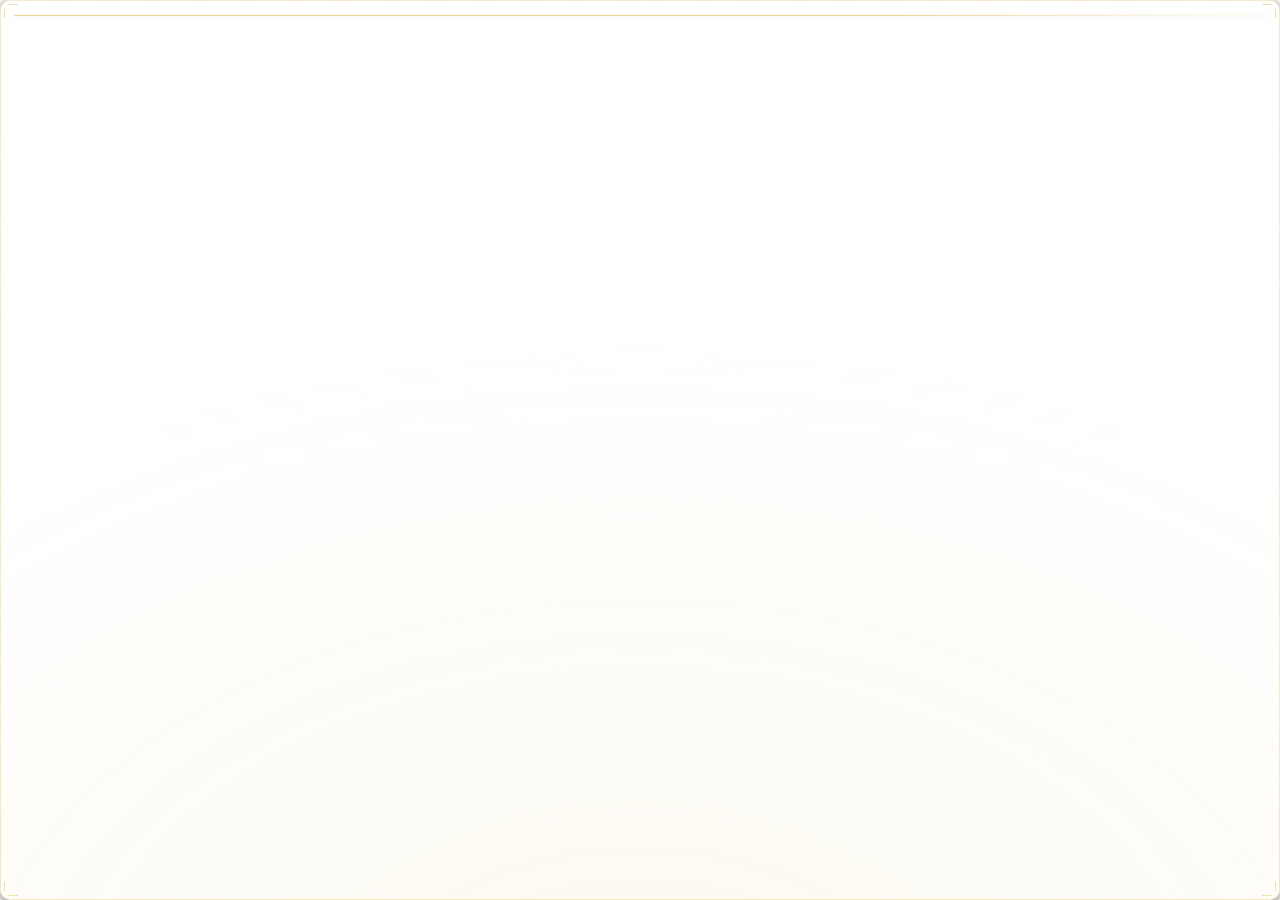
<file: ui/buildorder.html>
<!DOCTYPE html>
<html lang="en">
<head>
<meta charset="utf-8">
<style>
  html, body { margin: 0; padding: 0; background: transparent; overflow: hidden; height: 100%; }
  body { font-family: "Segoe UI Variable Text", "Segoe UI", Arial, sans-serif; user-select: none; font-variant-numeric: tabular-nums; }
  #panel.bo-switch { animation: bo-switch .3s ease-out; }
  @keyframes bo-switch { from { opacity: 0; transform: scale(.985); } to { opacity: 1; transform: none; } }
  #panel { box-sizing: border-box; height: 100%; padding: 10px 14px 12px; border-radius: 10px;
           overflow: hidden; position: relative; display: flex; flex-direction: column;
           text-shadow: 0 1px 2px #000, 0 0 4px rgba(0,0,0,.6);
           box-shadow: inset 0 0 0 1px rgba(230,198,100,.35), inset 0 1px 0 rgba(255,255,255,.07),
                       0 2px 10px rgba(0,0,0,.55); }
  #panel::before { content: ''; position: absolute; inset: 0; border-radius: inherit; pointer-events: none;
           background:
             radial-gradient(120% 110% at 50% 0%, rgba(255,255,255,.07), rgba(255,255,255,0) 55%),
             radial-gradient(140% 130% at 50% 115%, rgba(212,175,55,.08), rgba(212,175,55,0) 60%); }
  #panel::after { content: ''; position: absolute; inset: 4px; border-radius: 7px; pointer-events: none;
           background:
             linear-gradient(rgba(230,198,100,.55), rgba(230,198,100,.55)) no-repeat 0 0 / 14px 1px,
             linear-gradient(rgba(230,198,100,.55), rgba(230,198,100,.55)) no-repeat 0 0 / 1px 14px,
             linear-gradient(rgba(230,198,100,.55), rgba(230,198,100,.55)) no-repeat 100% 0 / 14px 1px,
             linear-gradient(rgba(230,198,100,.55), rgba(230,198,100,.55)) no-repeat 100% 0 / 1px 14px,
             linear-gradient(rgba(230,198,100,.55), rgba(230,198,100,.55)) no-repeat 0 100% / 14px 1px,
             linear-gradient(rgba(230,198,100,.55), rgba(230,198,100,.55)) no-repeat 0 100% / 1px 14px,
             linear-gradient(rgba(230,198,100,.55), rgba(230,198,100,.55)) no-repeat 100% 100% / 14px 1px,
             linear-gradient(rgba(230,198,100,.55), rgba(230,198,100,.55)) no-repeat 100% 100% / 1px 14px; }
  #title { font-weight: 700; display: flex; align-items: center; gap: 8px; margin-bottom: 7px;
           text-transform: uppercase; letter-spacing: .08em; position: relative; padding-bottom: 6px; }
  #title::after { content: ''; position: absolute; left: 0; right: 0; bottom: 0; height: 1px;
           background:
             linear-gradient(to right, transparent, rgba(255,244,205,.9), transparent) no-repeat -30% 0 / 22% 100%,
             linear-gradient(to right, rgba(222,186,88,.6), rgba(222,186,88,.6) 70%, transparent);
           box-shadow: 0 0 3px rgba(212,175,55,.25);
           animation: line-sheen 7s ease-in-out infinite; }
  @keyframes line-sheen { 0% { background-position: -30% 0, 0 0; } 40%, 100% { background-position: 130% 0, 0 0; } }
  #title .t { background: linear-gradient(180deg, #fff6cf 15%, #ecc75d 55%, #c79a2e);
           -webkit-background-clip: text; -webkit-text-fill-color: transparent; text-shadow: none;
           filter: drop-shadow(0 1px 1px rgba(0,0,0,.9));
           overflow: hidden; text-overflow: ellipsis; white-space: nowrap; }
  #title img { height: 1.5em; border-radius: 3px; object-fit: cover;
           box-shadow: 0 0 0 1px rgba(230,198,100,.6), 0 2px 5px rgba(0,0,0,.7); }
  #step-count { font-weight: 600; letter-spacing: .04em; margin-left: auto; flex-shrink: 0;
           font-variant-numeric: tabular-nums;
           background: linear-gradient(180deg, rgba(122,182,255,.2), rgba(122,182,255,.08));
           color: #dce9f8;
           border-radius: 1em; padding: 0 .55em; font-size: .85em; text-shadow: 0 1px 2px rgba(0,0,0,.6);
           box-shadow: inset 0 0 0 1px rgba(122,182,255,.28), inset 0 1px 0 rgba(255,255,255,.12); }
  #progress { height: 3px; border-radius: 2px; margin: -2px 0 7px; overflow: hidden; position: relative;
           background: rgba(255,255,255,.12); box-shadow: inset 0 1px 1px rgba(0,0,0,.5); }
  #progress::after { content: ''; position: absolute; inset: 0; pointer-events: none;
           background: repeating-linear-gradient(to right,
             transparent 0, transparent calc(var(--seg, 10%) - 1px),
             rgba(0,0,0,.55) calc(var(--seg, 10%) - 1px), rgba(0,0,0,.55) var(--seg, 10%)); }
  #progress div { height: 100%; border-radius: inherit; transition: width .25s ease;
           background:
             linear-gradient(to right, transparent, rgba(255,255,255,.55), transparent) no-repeat -30% 0 / 30% 100%,
             linear-gradient(90deg, #c79a2e, #ffe9a0);
           box-shadow: 0 0 6px rgba(231,192,89,.55);
           animation: prog-sheen 6s ease-in-out infinite; }
  @keyframes prog-sheen { 0%, 55% { background-position: -30% 0, 0 0; } 85%, 100% { background-position: 130% 0, 0 0; } }
  #resources { display: flex; gap: 8px; align-items: center; margin-bottom: 7px; flex-wrap: wrap; }
  .res { display: flex; align-items: center; gap: 4px; font-weight: 600; white-space: nowrap;
         font-variant-numeric: tabular-nums;
         background: linear-gradient(180deg, rgba(255,255,255,.09), rgba(255,255,255,.03));
         border-radius: .45em; padding: 2px 8px 2px 5px;
         box-shadow: inset 0 0 0 1px rgba(255,255,255,.12), inset 0 1px 0 rgba(255,255,255,.08); }
  .res img { height: var(--imgh, 24px); filter: drop-shadow(0 1px 2px rgba(0,0,0,.7)); }
  .res.food  { box-shadow: inset 0 0 0 1px rgba(229,106,84,.4),  inset 0 1px 0 rgba(255,255,255,.08); }
  .res.wood  { box-shadow: inset 0 0 0 1px rgba(122,178,98,.4),  inset 0 1px 0 rgba(255,255,255,.08); }
  .res.gold  { box-shadow: inset 0 0 0 1px rgba(231,192,89,.45), inset 0 1px 0 rgba(255,255,255,.08); }
  .res.stone { box-shadow: inset 0 0 0 1px rgba(170,178,189,.4), inset 0 1px 0 rgba(255,255,255,.08); }
  .res.time  { box-shadow: inset 0 0 0 1px rgba(122,182,255,.42), inset 0 1px 0 rgba(255,255,255,.08); }
  .res.age   { box-shadow: inset 0 0 0 1px rgba(231,192,89,.5),  inset 0 1px 0 rgba(255,255,255,.1); }
  .res.age-plan { color: #ffe9a0; background: rgba(231,192,89,.08);
         box-shadow: inset 0 0 0 1px rgba(231,192,89,.45), 0 0 5px rgba(231,192,89,.12),
                     inset 0 1px 0 rgba(255,255,255,.1); }
  .res.villager, .res.population { box-shadow: inset 0 0 0 1px rgba(122,182,255,.32), inset 0 1px 0 rgba(255,255,255,.08); }
  .res.builder { box-shadow: inset 0 0 0 1px rgba(208,160,96,.38), inset 0 1px 0 rgba(255,255,255,.08); }
  .res.house { color: #dce9f8; background: rgba(122,182,255,.08);
         box-shadow: inset 0 0 0 1px rgba(122,182,255,.4), 0 0 5px rgba(122,182,255,.12),
                     inset 0 1px 0 rgba(255,255,255,.1); }
  .res.dropoff { color: #ffe0a8; background: rgba(208,160,96,.1);
         box-shadow: inset 0 0 0 1px rgba(208,160,96,.46), 0 0 5px rgba(208,160,96,.14),
                     inset 0 1px 0 rgba(255,255,255,.1); }
  .res.tech { color: #dff2d8; background: rgba(133,205,120,.08);
         box-shadow: inset 0 0 0 1px rgba(133,205,120,.36), 0 0 5px rgba(133,205,120,.12),
                     inset 0 1px 0 rgba(255,255,255,.1); }
  .res.production { color: #f4e6ff; background: rgba(178,132,230,.09);
         box-shadow: inset 0 0 0 1px rgba(178,132,230,.38), 0 0 5px rgba(178,132,230,.12),
                     inset 0 1px 0 rgba(255,255,255,.1); }
  .res.shift { color: #d8eaff; background: rgba(122,182,255,.09);
         box-shadow: inset 0 0 0 1px rgba(122,182,255,.42), 0 0 5px rgba(122,182,255,.14),
                     inset 0 1px 0 rgba(255,255,255,.1); }
  .res.rally { color: #dce9f8; background: rgba(122,182,255,.08);
         box-shadow: inset 0 0 0 1px rgba(122,182,255,.38), inset 0 1px 0 rgba(255,255,255,.1); }
  .res.action { color: #ffe0a8; background: rgba(208,160,96,.1);
         box-shadow: inset 0 0 0 1px rgba(208,160,96,.44), inset 0 1px 0 rgba(255,255,255,.1); }
  .res.action-landmark { color: #ffe9a0;
         box-shadow: inset 0 0 0 1px rgba(231,192,89,.62), 0 0 7px rgba(231,192,89,.24),
                     inset 0 1px 0 rgba(255,255,255,.12); }
  .res.up::after, .res.down::after { content: attr(data-delta); font-size: .68em; font-weight: 800; margin-left: 3px;
         font-variant-numeric: tabular-nums; text-shadow: 0 1px 2px rgba(0,0,0,.8); }
  .res.up::after   { color: #9fe39b; }
  .res.down::after { color: #e89b8d; }
  .res.up, .res.down { animation: res-pulse .9s ease-out; }
  @keyframes res-pulse { 0% { filter: brightness(1.8); } 100% { filter: brightness(1); } }
  .res.age-up { color: #ffe9a0;
         box-shadow: inset 0 0 0 1px rgba(231,192,89,.7), 0 0 8px rgba(231,192,89,.45),
                     inset 0 1px 0 rgba(255,255,255,.12);
         animation: age-glow 1.4s ease-in-out infinite alternate; }
  @keyframes age-glow { from { box-shadow: inset 0 0 0 1px rgba(231,192,89,.7), 0 0 4px rgba(231,192,89,.3); }
                        to   { box-shadow: inset 0 0 0 1px rgba(231,192,89,.9), 0 0 10px rgba(231,192,89,.6); } }
  #resources, #notes, #next { animation: step-in .22s ease-out; }
  @keyframes step-in { from { opacity: 0; transform: translateY(3px); } to { opacity: 1; transform: none; } }
  #title, #progress, #resources, #next { flex: none; }
  #notes { font-weight: 500; letter-spacing: .01em; flex: 1; min-height: 0; overflow: hidden;
           -webkit-mask-image: linear-gradient(#000 calc(100% - 12px), transparent); }
  #notes div { margin: 3px 0; display: flex; align-items: center; gap: 5px; flex-wrap: wrap;
           overflow-wrap: anywhere;
           line-height: 1.4; padding: 3px 7px; border-radius: .4em;
           background: linear-gradient(to right, rgba(255,255,255,.05), rgba(255,255,255,0) 85%);
           box-shadow: inset 1.5px 0 0 rgba(222,186,88,.45); }
  #notes span { text-shadow: 0 1px 2px rgba(0,0,0,.85); }
  #notes img { height: var(--imgh, 24px); vertical-align: middle; border-radius: .25em;
           padding: 1px; background: rgba(0,0,0,.35);
           box-shadow: inset 0 0 0 1px rgba(255,255,255,.14), 0 1px 2px rgba(0,0,0,.6);
           filter: drop-shadow(0 1px 1px rgba(0,0,0,.5)); }
  #notes div.txt-dim { opacity: .45; background: none; box-shadow: none; }
  #notes div.txt-prev { opacity: .32; }
  #notes div.txt-next { opacity: .58; }
  #notes div.txt-cur { background: linear-gradient(to right, rgba(231,192,89,.18), rgba(231,192,89,0) 85%);
           box-shadow: inset 2px 0 0 rgba(231,192,89,.85); font-weight: 600; }
  #notes div.txt-prev { box-shadow: inset 1.5px 0 0 rgba(170,178,189,.24); }
  #notes div.txt-next { box-shadow: inset 1.5px 0 0 rgba(122,182,255,.32); }
  #notes div.txt-detail { opacity: .88; }
  #notes div.txt-more { opacity: .68; font-size: .9em; background: none; box-shadow: none;
           font-weight: 700; color: #dcc77a; white-space: nowrap; }
  #notes div.txt-gap { opacity: .48; background: none; box-shadow: none; font-size: .85em;
           font-weight: 700; color: rgba(220,199,122,.9); white-space: nowrap; }
  #next { margin-top: 7px; padding: 5px 7px 4px; opacity: .6; font-size: .85em;
          border-top: 1px solid rgba(230,198,100,.25);
          background: linear-gradient(to right, rgba(255,255,255,.04), rgba(255,255,255,0) 80%);
          border-radius: 0 0 .4em .4em; }
  #next .nx-label { display: inline-flex; align-items: center; white-space: nowrap;
          font-variant-numeric: tabular-nums;
          text-transform: uppercase; letter-spacing: .08em; font-weight: 700;
          font-size: .8em; color: #f2dda0; margin-right: 6px; padding: 1px 6px;
          border-radius: .35em; background: rgba(231,192,89,.1);
          box-shadow: inset 0 0 0 1px rgba(231,192,89,.24); }
  #next .nx-chip { display: inline-flex; align-items: center; gap: 3px; margin-right: 3px;
          white-space: nowrap;
          font-variant-numeric: tabular-nums;
          border-radius: .35em; padding: 1px 5px 1px 3px;
          background: rgba(255,255,255,.06);
          box-shadow: inset 0 0 0 1px rgba(255,255,255,.08); }
  #next .nx-chip.up::after, #next .nx-chip.down::after { content: attr(data-delta); font-size: .76em; font-weight: 800; margin-left: 2px;
          font-variant-numeric: tabular-nums; text-shadow: 0 1px 2px rgba(0,0,0,.8); }
  #next .nx-chip.up::after { color: #b8ecad; }
  #next .nx-chip.down::after { color: #f0aaa0; }
  #next .nx-time { box-shadow: inset 0 0 0 1px rgba(122,182,255,.28); }
  #next .nx-until { color: #d8eaff; background: rgba(122,182,255,.1);
          box-shadow: inset 0 0 0 1px rgba(122,182,255,.34), 0 0 5px rgba(122,182,255,.1); }
  #next .nx-age { box-shadow: inset 0 0 0 1px rgba(231,192,89,.32); }
  #next .nx-age-plan { color: #ffe9a0; background: rgba(231,192,89,.08);
          box-shadow: inset 0 0 0 1px rgba(231,192,89,.38), 0 0 5px rgba(231,192,89,.12); }
  #next .nx-age-up { color: #ffe9a0; background: rgba(231,192,89,.12);
          box-shadow: inset 0 0 0 1px rgba(231,192,89,.55), 0 0 6px rgba(231,192,89,.22); }
  #next .nx-food { box-shadow: inset 0 0 0 1px rgba(229,106,84,.26); }
  #next .nx-wood { box-shadow: inset 0 0 0 1px rgba(122,178,98,.26); }
  #next .nx-gold { box-shadow: inset 0 0 0 1px rgba(231,192,89,.3); }
  #next .nx-stone { box-shadow: inset 0 0 0 1px rgba(170,178,189,.26); }
  #next .nx-builder { box-shadow: inset 0 0 0 1px rgba(208,160,96,.26); }
  #next .nx-house { color: #dce9f8; background: rgba(122,182,255,.08);
          box-shadow: inset 0 0 0 1px rgba(122,182,255,.3), 0 0 5px rgba(122,182,255,.1); }
  #next .nx-dropoff { color: #ffe0a8; background: rgba(208,160,96,.08);
          box-shadow: inset 0 0 0 1px rgba(208,160,96,.32), 0 0 5px rgba(208,160,96,.1); }
  #next .nx-tech { color: #dff2d8; background: rgba(133,205,120,.08);
          box-shadow: inset 0 0 0 1px rgba(133,205,120,.28), 0 0 5px rgba(133,205,120,.1); }
  #next .nx-production { color: #f4e6ff; background: rgba(178,132,230,.08);
          box-shadow: inset 0 0 0 1px rgba(178,132,230,.28), 0 0 5px rgba(178,132,230,.1); }
  #next .nx-shift { color: #d8eaff; background: rgba(122,182,255,.09);
          box-shadow: inset 0 0 0 1px rgba(122,182,255,.3), 0 0 5px rgba(122,182,255,.12); }
  #next .nx-rally { color: #dce9f8; background: rgba(122,182,255,.08);
          box-shadow: inset 0 0 0 1px rgba(122,182,255,.28); }
  #next .nx-action { color: #ffe0a8; background: rgba(208,160,96,.08);
          box-shadow: inset 0 0 0 1px rgba(208,160,96,.3); }
  #next .nx-action-landmark { color: #ffe9a0; background: rgba(231,192,89,.12);
          box-shadow: inset 0 0 0 1px rgba(231,192,89,.48), 0 0 5px rgba(231,192,89,.16); }
  #next .nx-villager, #next .nx-population { box-shadow: inset 0 0 0 1px rgba(122,182,255,.2); }
  #next div { display: inline; background: none; box-shadow: none; padding: 0; }
  #next div.nx-note { color: rgba(255,255,255,.92); overflow-wrap: anywhere; }
  #next div.nx-more { color: #dcc77a; font-weight: 700; white-space: nowrap; }
  #next div.nx-done { color: #d9f3d2; font-weight: 700; }
  #next img { height: calc(var(--imgh, 24px) * .8); vertical-align: middle; border-radius: .25em; }
  #next.done { opacity: .5; }
  #next.done .nx-label { color: #d9f3d2; background: rgba(133,205,120,.1);
          box-shadow: inset 0 0 0 1px rgba(133,205,120,.28); }
  body.edit #panel { outline: 3px dashed #ffb300; outline-offset: -3px; }
  #edit-hint { display: none; position: absolute; top: 2px; left: 50%; transform: translateX(-50%);
               background: linear-gradient(180deg, #ffc845, #e09b00); color: #1a1200; font-weight: 600;
               font-size: 12px; padding: 3px 12px; border-radius: 12px; z-index: 10; white-space: nowrap;
               text-shadow: none; box-shadow: 0 2px 8px rgba(0,0,0,.5), inset 0 1px 0 rgba(255,255,255,.4); }
  body.edit #edit-hint { display: block; }
</style>
</head>
<body>
  <div id="edit-hint" data-tauri-drag-region>Drag to move / resize from edges</div>
  <div id="panel" data-tauri-drag-region>
    <div id="title"></div>
    <div id="progress" style="display:none"><div></div></div>
    <div id="resources"></div>
    <div id="notes"></div>
    <div id="next" style="display:none"></div>
  </div>

<script>
const { invoke } = window.__TAURI__.core;
const { listen } = window.__TAURI__.event;
let settings = null;
let current = null;

const RES_ICONS = {
  food: 'bo_img/resource/resource_food.webp',
  wood: 'bo_img/resource/resource_wood.webp',
  gold: 'bo_img/resource/resource_gold.webp',
  stone: 'bo_img/resource/resource_stone.webp',
  builder: 'bo_img/abilities/repair.webp',
  technology: 'bo_img/technology_economy/wheelbarrow.webp',
  shift: 'bo_img/unit_worker/villager.webp',
  rally: 'bo_img/resource/rally.webp',
  villager: 'bo_img/unit_worker/villager.webp',
  population: 'bo_img/building_economy/house.webp',
  time: 'bo_img/time/time.png',
};
const AGE_ICONS = {
  1: 'bo_img/age/age_1.webp', 2: 'bo_img/age/age_2.webp',
  3: 'bo_img/age/age_3.webp', 4: 'bo_img/age/age_4.webp',
};

// Try alternate extensions before giving up and showing the raw token as text.
function imgFallback(img, token) {
  const order = ['.webp', '.png', '.jpg'];
  const cur = img.src.slice(img.src.lastIndexOf('.'));
  const next = order[order.indexOf(cur) + 1];
  if (next) img.src = img.src.slice(0, img.src.lastIndexOf('.')) + next;
  else img.outerHTML = `<span>${esc(token)}</span>`;
}

function rgb(c) { return `rgb(${c[0]},${c[1]},${c[2]})`; }

function esc(s) {
  return String(s).replace(/[&<>"']/g, c => ({'&':'&amp;','<':'&lt;','>':'&gt;','"':'&quot;',"'":'&#39;'}[c]));
}

function escJsAttr(s) {
  return esc(String(s).replace(/\\/g, '\\\\').replace(/'/g, "\\'").replace(/\r/g, '\\r').replace(/\n/g, '\\n'));
}

function colorSetting(value, fallback) {
  return Array.isArray(value) && value.length >= 3 && value.slice(0, 3).every(v => Number.isFinite(Number(v)))
    ? value.slice(0, 3).map(v => Math.max(0, Math.min(255, Math.round(Number(v)))))
    : fallback;
}

function numberSetting(value, fallback, min, max) {
  const n = Number(value);
  return Number.isFinite(n) ? Math.max(min, Math.min(max, n)) : fallback;
}

function applyStyle() {
  if (!settings) return;
  const p = document.getElementById('panel');
  const [r, g, b] = colorSetting(settings.bo_color_background, [30, 30, 30]);
  const fontSize = numberSetting(settings.bo_font_size, 12, 6, 40);
  const opacity = numberSetting(settings.bo_opacity, 0.75, 0, 1);
  p.style.background = `rgba(${r},${g},${b},${Math.max(0, opacity - 0.04)})`;
  p.style.color = rgb(colorSetting(settings.bo_text_color, [255, 255, 255]));
  p.style.fontSize = fontSize + 'pt';
  document.body.style.setProperty('--imgh', Math.round(fontSize * 2) + 'px');
  document.getElementById('title').style.color = rgb(colorSetting(settings.bo_title_color, [255, 255, 255]));
  document.getElementById('title').style.display = settings.bo_show_title === false ? 'none' : '';
}

// Original @image@ token syntax: image path relative to img/build_order/
const ICON_ALIASES = {
  villagerad: 'unit_worker/villager-abbasid',
  villagerch: 'unit_worker/villager-china',
  villagerma: 'unit_worker/villager-malians',
  villagermo: 'unit_worker/villager-mongols',
  villager: 'unit_worker/villager',
  villagera: 'unit_worker/villager',
  villagerfr: 'unit_worker/villager',
  villagerru: 'unit_worker/villager',
  resourcewoodicon: 'resource/resource_wood',
  resourcewood: 'resource/resource_wood',
  resourcegoldicon: 'resource/resource_gold',
  resourcegold: 'resource/resource_gold',
  resourcestoneicon: 'resource/resource_stone',
  resourcestone: 'resource/resource_stone',
  resourcefoodicon: 'resource/resource_food',
  resourcefood: 'resource/resource_food',
  sheep: 'resource/sheep',
  berrybush: 'resource/berrybush',
  berry: 'resource/berrybush',
  rally: 'resource/rally',
  age2dark: 'age/age_2',
  age2: 'age/age_2',
  age3: 'age/age_3',
  age4: 'age/age_4',
  goldenagetier1: 'age/goldenagetier1',
  house: 'building_economy/house',
  town_center: 'building_economy/town-center',
  towncenter: 'building_economy/town-center',
  mill: 'building_economy/mill',
  lumbercamp: 'building_economy/lumber-camp',
  lumber_camp: 'building_economy/lumber-camp',
  miningcamp: 'building_economy/mining-camp',
  mining_camp: 'building_economy/mining-camp',
  farm: 'building_economy/farm',
  buildingovoomon: 'building_mongols/ovoo',
  ovoo: 'building_mongols/ovoo',
  ger: 'building_mongols/ger',
  outpost: 'building_defensive/outpost',
  spearman1: 'unit_infantry/spearman-1',
  spearman: 'unit_infantry/spearman-1',
  freshfoodstuffs: 'technology_abbasid/fresh-foodstuffs',
  fertilecrescent: 'technology_abbasid/fertile-crescent-2',
  'fertile-crescent-2': 'technology_abbasid/fertile-crescent-2',
  wheelbarrow: 'technology_economy/wheelbarrow',
  doublebroadaxe: 'technology_economy/double-broadaxe',
  'double-broadaxe': 'technology_economy/double-broadaxe',
  horticulture: 'technology_economy/horticulture',
  professionalscouts: 'technology_economy/professional-scouts',
  'professional-scouts': 'technology_economy/professional-scouts',
  gristmill: 'building_economy/mill',
  goldminingcamp: 'building_economy/mining-camp',
  imperialofficial: 'unit_chinese/imperial-official',
  stable: 'building_military/stable',
  archer2: 'unit_infantry/archer-2',
  buildinglandmarkage1academy: 'landmark_chinese/imperial-academy',
  buildinglandmarkhouseofwisdom: 'landmark_abbasid/house-of-wisdom',
  woodgather1: 'technology_economy/forestry',
  monastery: 'building_religious/monastery',
  supervise: 'ability_chinese/supervise',
  blacksmith: 'building_technology/blacksmith',
  buildinglandmarkage3zhengyangmen: 'landmark_chinese/enclave-of-the-emperor',
  'abbey-of-kings': 'landmark_english/abbey-of-kings',
  deer: 'resource/deer',
  horseman1: 'unit_cavalry/horseman-1',
  village: 'building_chinese/village',
  barracks: 'building_military/barracks',
  boar: 'resource/boar',
  age3dark: 'age/age_3',
  huntingvillager: 'unit_worker/villager',
  buildingwonderage1deerstonesmon: 'landmark_mongols/deer-stones',
};
const CIV_ALIASES = [
  ['ABB', 'Abbasid Dynasty'], ['Abbasid', 'Abbasid Dynasty'], ['Abbasid Dynasty', 'Abbasid Dynasty'],
  ['AYY', 'Ayyubids'], ['Ayyubids', 'Ayyubids'],
  ['BYZ', 'Byzantines'], ['Byzantines', 'Byzantines'],
  ['CHI', 'Chinese'], ['China', 'Chinese'], ['Chinese', 'Chinese'],
  ['DEL', 'Delhi Sultanate'], ['Delhi', 'Delhi Sultanate'], ['Delhi Sultanate', 'Delhi Sultanate'],
  ['ENG', 'English'], ['English', 'English'],
  ['FRE', 'French'], ['France', 'French'], ['French', 'French'],
  ['HRE', 'Holy Roman Empire'], ['Holy Roman Empire', 'Holy Roman Empire'],
  ['GOH', 'Golden Horde'], ['Golden Horde', 'Golden Horde'],
  ['HOL', 'House of Lancaster'], ['House of Lancaster', 'House of Lancaster'], ['House Of Lancaster', 'House of Lancaster'],
  ['JAP', 'Japanese'], ['Japan', 'Japanese'], ['Japanese', 'Japanese'],
  ['JDA', "Jeanne d'Arc"], ["Jeanne d'Arc", "Jeanne d'Arc"], ['Jeanne Darc', "Jeanne d'Arc"], ['Jeanne', "Jeanne d'Arc"],
  ['JIN', 'Jin Dynasty'], ['Jin', 'Jin Dynasty'], ['Jin Dynasty', 'Jin Dynasty'],
  ['KTE', 'Knights Templar'], ['Knights Templar', 'Knights Templar'],
  ['MAC', 'Macedonian Dynasty'], ['Macedonian Dynasty', 'Macedonian Dynasty'],
  ['MAL', 'Malians'], ['Mali', 'Malians'], ['Malians', 'Malians'],
  ['MON', 'Mongols'], ['Mongols', 'Mongols'],
  ['DRA', 'Order of the Dragon'], ['OOTD', 'Order of the Dragon'], ['Order of the Dragon', 'Order of the Dragon'], ['Order Of The Dragon', 'Order of the Dragon'], ['Order Dragon', 'Order of the Dragon'],
  ['OTT', 'Ottomans'], ['Ottoman', 'Ottomans'], ['Ottomans', 'Ottomans'],
  ['RUS', 'Rus'], ['Rus', 'Rus'],
  ['SEN', 'Sengoku Daimyo'], ['Sengoku Daimyo', 'Sengoku Daimyo'],
  ['TUG', 'Tughlaq Dynasty'], ['Tughlaq Dynasty', 'Tughlaq Dynasty'],
  ['ZXL', "Zhu Xi's Legacy"], ["Zhu Xi's Legacy", "Zhu Xi's Legacy"], ['Zhu Xis Legacy', "Zhu Xi's Legacy"], ['Zhu Xi', "Zhu Xi's Legacy"],
  ['Any', 'Any']
];
const FLAG_ALIASES = {
  "Jeanne d'Arc": 'Jeanne Darc',
  "Order of the Dragon": 'Order Of The Dragon',
  "House of Lancaster": 'House of Lancaster',
  "Zhu Xi's Legacy": 'Zhu Xis Legacy'
};
function civKey(value) {
  return String(value || '').toLowerCase().replace(/[^a-z0-9]/g, '');
}
function normalizeCivName(value) {
  const cleaned = String(value || '').replace(/&nbsp;/g, ' ').replace(/<[^>]*>/g, '').trim();
  if (!cleaned) return '';
  const key = civKey(cleaned);
  const hit = CIV_ALIASES.find(([alias]) => civKey(alias) === key);
  return hit ? hit[1] : cleaned;
}
function splitCivs(value) {
  return String(value || '').replace(/[|;/]/g, ',').replace(/\s+and\s+/gi, ',')
    .split(',').map(normalizeCivName).filter(Boolean);
}
function normalizeCivilization(value) {
  if (Array.isArray(value)) {
    const civs = value.flatMap(splitCivs);
    return civs.length ? civs : null;
  }
  if (typeof value === 'string') {
    const civs = splitCivs(value);
    if (!civs.length) return null;
    return civs.length === 1 ? civs[0] : civs;
  }
  return null;
}
function flagName(civ) {
  const normalized = normalizeCivName(civ) || civ;
  return FLAG_ALIASES[normalized] || FLAG_ALIASES[civ] || normalized;
}
function isPlausibleLocalIconToken(token) {
  return String(token || '').includes('/') &&
    !/\s/.test(String(token || '')) &&
    /^[a-z0-9_./-]+$/i.test(String(token || ''));
}
function normalizeIconToken(token) {
  let clean = String(token).trim().replace(/['"<>]/g, '');
  if (!clean) return clean;
  const assetPath = clean.split(/[?#]/)[0].replace(/\\/g, '/');
  const assetLower = assetPath.toLowerCase();
  const marker = '/assets/pictures/';
  let assetToken = '';
  const markerAt = assetLower.indexOf(marker);
  if (markerAt >= 0) assetToken = assetPath.slice(markerAt + marker.length);
  else if (assetLower.startsWith('assets/pictures/')) assetToken = assetPath.slice('assets/pictures/'.length);
  if (assetToken && isPlausibleLocalIconToken(assetToken)) return assetToken.replace(/\.(webp|png|jpg|jpeg)$/i, '');
  const stem = clean.split(/[?#]/)[0].split('/').pop().toLowerCase().replace(/\.(webp|png|jpg|jpeg)$/i, '');
  if (ICON_ALIASES[stem]) return ICON_ALIASES[stem];
  if (/^https?:\/\//i.test(clean)) return clean;
  if (!clean.includes('/')) return clean;
  if (/^time\/time\.png$/i.test(clean)) return clean;
  return clean.replace(/\.(webp|png|jpg|jpeg)$/i, '');
}
function iconToken(token) {
  const normalized = normalizeIconToken(token);
  return normalized && (/^https?:\/\//i.test(normalized) || isPlausibleLocalIconToken(normalized)) ? normalized : null;
}
function iconSrc(token) {
  let clean = iconToken(token);
  if (!clean) return '';
  if (/^https?:\/\//i.test(clean)) return clean;
  if (!isPlausibleLocalIconToken(clean)) return '';
  if (!/\.\w+$/.test(clean)) clean += '.webp';
  return `bo_img/${clean}`;
}
function renderLine(line) {
  const text = String(line);
  let html = '';
  let i = 0;
  while (i < text.length) {
    const open = text.indexOf('@', i);
    if (open < 0) {
      html += `<span>${esc(text.slice(i))}</span>`;
      break;
    }
    if (open > i) html += `<span>${esc(text.slice(i, open))}</span>`;
    const close = text.indexOf('@', open + 1);
    if (close < 0) {
      i = open + 1;
      continue;
    }
    const part = text.slice(open + 1, close);
    const src = iconSrc(part);
    if (src) {
      html += `<img src="${esc(src)}" onerror="imgFallback(this, '${escJsAttr(part.split('/').pop().split('.')[0])}')">`;
      i = close + 1;
    } else {
      html += `<span>${esc(part)}</span>`;
      const inline = inlineIconAfterInvalidToken(text, close + 1);
      if (inline) {
        html += `<img src="${esc(inline.src)}" onerror="imgFallback(this, '${escJsAttr(inline.alt)}')">`;
        i = inline.next;
      } else {
        i = close + 1;
      }
    }
  }
  return html;
}

function inlineIconAfterInvalidToken(text, start) {
  let end = start;
  while (end < text.length && !/[\s@]/.test(text[end])) end += 1;
  if (end === start) return null;
  const token = text.slice(start, end);
  const src = iconSrc(token);
  if (!src) return null;
  return {
    src,
    alt: token.split('/').pop().split('.')[0],
    next: text[end] === '@' ? end + 1 : end
  };
}

function normalizeNoteIcons(note) {
  const text = String(note);
  let out = '';
  let i = 0;
  while (i < text.length) {
    const open = text.indexOf('@', i);
    if (open < 0) {
      out += text.slice(i);
      break;
    }
    out += text.slice(i, open);
    const close = text.indexOf('@', open + 1);
    if (close < 0) {
      i = open + 1;
      continue;
    }
    const part = text.slice(open + 1, close);
    const icon = iconToken(part);
    if (icon) {
      out += `@${icon}@`;
      i = close + 1;
    } else {
      out += part;
      const inline = inlineIconTokenAfterInvalidToken(text, close + 1);
      if (inline) {
        out += `@${inline.icon}@`;
        i = inline.next;
      } else {
        i = close + 1;
      }
    }
  }
  return out;
}

function inlineIconTokenAfterInvalidToken(text, start) {
  let end = start;
  while (end < text.length && !/[\s@]/.test(text[end])) end += 1;
  if (end === start) return null;
  const icon = iconToken(text.slice(start, end));
  if (!icon) return null;
  return { icon, next: text[end] === '@' ? end + 1 : end };
}

function decodeHtmlEntities(text) {
  return String(text || '')
    .replace(/&nbsp;/gi, ' ')
    .replace(/&lt;/gi, '<')
    .replace(/&gt;/gi, '>')
    .replace(/&quot;/gi, '"')
    .replace(/&#39;/gi, "'")
    .replace(/&apos;/gi, "'")
    .replace(/&amp;/gi, '&');
}

function stripHtmlTags(text) {
  return String(text || '').replace(/<\/?[a-z][^>]*>|<![^>]*>|<\?[^>]*>/gi, '');
}

function replaceImgTagsWithIconTokens(text) {
  return String(text || '').replace(/<img\b[^>]*>/gi, tag => {
    const m = tag.match(/\bsrc\s*=\s*(?:"([^"]*)"|'([^']*)'|([^\s>]+))/i);
    const icon = m ? iconToken(m[1] || m[2] || m[3] || '') : null;
    return icon ? ` @${icon}@ ` : '';
  });
}

function stripNoteListMarker(line) {
  const s = String(line || '').trim();
  if (!s) return s;
  const stripTask = value => value.replace(/^\[(?: |x)\]\s+/i, '');
  if (/^[-*•]/.test(s) && /^[^\-–—―_=*•|]/.test(s.slice(1).trimStart())) return stripTask(s.slice(1).trimStart());
  if (/^\d{1,3}[.)](?:\s+|(?=\S))/.test(s)) return stripTask(s.replace(/^\d{1,3}[.)]\s*/, ''));
  return stripTask(s);
}
function stripNoteLeadingArrowMarker(line) {
  return String(line || '').replace(/^\s*(?:=>|->|<-|→|⮞|>)\s*(?=\S)/, '');
}
function isDecorativeNoteSeparator(line) {
  const s = String(line || '').trim();
  return s.length >= 3 && /^[\s\-–—―_=*·•|+~]+$/.test(s) && s.replace(/\s/g, '').length >= 3;
}

function normalizeNoteLineSpacing(line) {
  const chars = Array.from(stripNoteLeadingArrowMarker(stripNoteListMarker(line)));
  let out = '';
  let pendingSpace = false;
  const isToken = token => (token === 'time/time.png') || (/^[A-Za-z0-9_./-]+$/.test(token) && token.includes('/'));
  const noSpaceAfter = c => /[,.;:)\]!?]/.test(c || '');
  for (let i = 0; i < chars.length;) {
    const c = chars[i];
    if (/\s/.test(c)) {
      pendingSpace = true;
      i += 1;
      continue;
    }
    if (c === '@') {
      const close = chars.indexOf('@', i + 1);
      if (close !== -1) {
        const token = chars.slice(i + 1, close).join('');
        if (isToken(token)) {
          if (out && !out.endsWith(' ') && !out.endsWith('(') && !out.endsWith('[')) out += ' ';
          out += `@${token}@`;
          pendingSpace = !!chars[close + 1] && !/\s/.test(chars[close + 1]) && !noSpaceAfter(chars[close + 1]);
          i = close + 1;
          continue;
        }
      }
    }
    if (pendingSpace && out) out += ' ';
    out += c;
    pendingSpace = false;
    i += 1;
  }
  return normalizeCommonNoteTerms(normalizeNotePunctuationSpacing(out));
}
function normalizeNotePunctuationSpacing(line) {
  return normalizeNoteArrows(trimDecorativeNoteEdges(line))
    .replace(/,([^\s,.;:)\]!?])/g, ', $1')
    .replace(/\s+,/g, ',')
    .replace(/\s+:/g, ':')
    .replace(/::+/g, ':')
    .split(/\s+/).filter(Boolean).join(' ');
}
function trimDecorativeNoteEdges(line) {
  const s = String(line || '').trim();
  if (isDecorativeNoteSeparator(s)) return s;
  return s.replace(/^[\-–—―_=*~]{3,}\s*/, '').replace(/\s*[\-–—―_=*~]{3,}$/, '');
}
function normalizeNoteArrows(line) {
  let s = String(line || '').replace(/-->/g, '->').replace(/>>/g, '->');
  ['=>', '->', '⮞', '→'].forEach(arrow => {
    s = s.split(arrow).map(part => part.trim()).join(` ${arrow} `);
  });
  return s;
}
function normalizeCommonNoteTerms(line) {
  const replacements = {
    hordinculture: 'Horticulture',
    wheelbarror: 'Wheelbarrow',
    wheebarrow: 'Wheelbarrow',
    lumbercamp: 'lumber camp',
    possibel: 'possible',
    ennemie: 'enemy',
    contruire: 'construire',
    villnext: 'Vill next',
    deers: 'deer',
    berrys: 'berries',
    concil: 'Council',
    harrass: 'harass',
    cowboom: 'Cow boom',
  };
  return String(line || '').split(/\s+/).map(word => {
    const m = word.match(/^([^A-Za-z0-9]*)([A-Za-z0-9]+)([^A-Za-z0-9]*)$/);
    if (!m) return word;
    const fixed = replacements[m[2].toLowerCase()];
    return fixed ? `${m[1]}${fixed}${m[3]}` : word;
  }).join(' ');
}

function normalizeNoteValue(note) {
  return normalizeNoteIcons(stripHtmlTags(replaceImgTagsWithIconTokens(decodeHtmlEntities(note).replace(/<br\s*\/?>/gi, '\n'))))
    .split('\n')
    .map(normalizeNoteLineSpacing)
    .flatMap(splitNoteActionClauses)
    .filter(line => line && !isDecorativeNoteSeparator(line)).join('\n');
}
function splitNoteActionClauses(line) {
  return String(line || '').split(';').map(part => part.trim()).filter(Boolean)
    .flatMap(part => {
      const pieces = part.split(' | ').map(piece => piece.trim()).filter(Boolean);
      return pieces.length >= 2 ? pieces : [part];
    });
}

function timeAgeIconValue(value) {
  const raw = String(value || '');
  const lower = raw.toLowerCase();
  if (!lower.includes('<img') && !raw.trim().startsWith('@')) return null;
  const m = normalizeNoteValue(raw).toLowerCase().match(/age\/age_([1-4])/);
  return m ? parseInt(m[1], 10) : null;
}

function parseAllocations(v) {
  if (Array.isArray(v)) {
    if (v.length !== 4 && v.length !== 5) return null;
    const nums = v.map(parseIntish);
    if (nums.some(n => n === null)) return null;
    return { food: nums[0], wood: nums[1], gold: nums[2], stone: nums[3], builder: nums[4] ?? -1 };
  }
  if (typeof v !== 'string') return null;
  const labeled = parseLabeledAllocations(v);
  if (labeled) return labeled;
  const clean = v.trim().replace(/[()]/g, '');
  const delimiter = clean.includes('/') ? /[\/]/ : clean.includes(',') ? /[,]/
    : /^\s*\d+\s*-\s*\d+\s*-\s*\d+\s*-\s*\d+(?:\s*-\s*\d+)?\s*$/.test(clean) ? /-/ : null;
  if (!delimiter) return null;
  const nums = clean.split(delimiter).map(x => {
    const m = x.trim().match(/^-?\d+/);
    return m ? parseInt(m[0], 10) : -1;
  });
  if (nums.length !== 4 && nums.length !== 5) return null;
  return { food: nums[0], wood: nums[1], gold: nums[2], stone: nums[3], builder: nums[4] ?? -1 };
}

function resourceAllocationLabel(label) {
  const key = String(label || '').trim().toLowerCase().replace(/[^a-z0-9]/g, '');
  if (['f', 'food', 'foods'].includes(key)) return 'food';
  if (['w', 'wood'].includes(key)) return 'wood';
  if (['g', 'gold'].includes(key)) return 'gold';
  if (['s', 'stone'].includes(key)) return 'stone';
  if (['b', 'build', 'builder', 'builders'].includes(key)) return 'builder';
  return null;
}

function resourceAllocationTokens(text) {
  return String(text || '')
    .replace(/&nbsp;/gi, ' ')
    .match(/-?\d+[a-z]+|[a-z]+-?\d+|-?\d+|[a-z]+/gi)
    ?.map(token => token.toLowerCase()) || [];
}

function parseCompactAllocationToken(token) {
  let m = String(token || '').match(/^(-?\d+)([a-z]+)$/);
  if (m) {
    const label = resourceAllocationLabel(m[2]);
    return label ? [label, parseInt(m[1], 10)] : null;
  }
  m = String(token || '').match(/^([a-z]+)(-?\d+)$/);
  if (m) {
    const label = resourceAllocationLabel(m[1]);
    return label ? [label, parseInt(m[2], 10)] : null;
  }
  return null;
}

function setAllocation(out, label, value) {
  if (!label || !Number.isFinite(value)) return false;
  out[label] = value;
  return true;
}

function parseLabeledAllocations(v) {
  const tokens = resourceAllocationTokens(v);
  if (tokens.length < 2) return null;
  const out = {};
  let matched = false;
  for (let i = 0; i < tokens.length;) {
    const compact = parseCompactAllocationToken(tokens[i]);
    if (compact) {
      matched = setAllocation(out, compact[0], compact[1]) || matched;
      i += 1;
      continue;
    }
    if (/^-?\d+$/.test(tokens[i])) {
      const label = resourceAllocationLabel(tokens[i + 1]);
      if (label) {
        matched = setAllocation(out, label, parseInt(tokens[i], 10)) || matched;
        i += 2;
        continue;
      }
    }
    const label = resourceAllocationLabel(tokens[i]);
    if (label && /^-?\d+$/.test(tokens[i + 1] || '')) {
      matched = setAllocation(out, label, parseInt(tokens[i + 1], 10)) || matched;
      i += 2;
      continue;
    }
    i += 1;
  }
  if (!matched || !['food', 'wood', 'gold', 'stone'].every(key => Object.prototype.hasOwnProperty.call(out, key))) {
    return null;
  }
  return { food: out.food, wood: out.wood, gold: out.gold, stone: out.stone, builder: out.builder ?? -1 };
}

function parseIntish(v) {
  if (typeof v === 'number' && Number.isFinite(v)) return Math.trunc(v);
  if (typeof v !== 'string') return null;
  const m = v.trim().match(/^-?\d+/);
  return m ? parseInt(m[0], 10) : null;
}

function parseAgeish(v) {
  const n = parseIntish(v);
  if (n !== null && n >= 1 && n <= 4) return n;
  const key = String(v || '').toLowerCase().replace(/[^a-z0-9]/g, '');
  if (['i', 'agei', 'age1', 'ageone', 'one', 'dark', 'darkage'].includes(key)) return 1;
  if (['ii', 'ageii', 'age2', 'agetwo', 'two', 'feudal', 'feudalage'].includes(key)) return 2;
  if (['iii', 'ageiii', 'age3', 'agethree', 'three', 'castle', 'castleage'].includes(key)) return 3;
  if (['iv', 'ageiv', 'age4', 'agefour', 'four', 'imperial', 'imperialage'].includes(key)) return 4;
  if (['imperialage', 'ageimperial', 'agefour', 'age4', 'iv'].some(token => key.includes(token))) return 4;
  if (['castleage', 'agecastle', 'agethree', 'age3', 'iii'].some(token => key.includes(token))) return 3;
  if (['feudalage', 'agefeudal', 'agetwo', 'age2', 'ii'].some(token => key.includes(token))) return 2;
  if (['darkage', 'agedark', 'ageone', 'age1', 'i'].some(token => key.includes(token))) return 1;
  return null;
}

function noteAliasValue(v) {
  if (typeof v === 'string') return [v];
  if (!Array.isArray(v)) return null;
  const notes = v
    .filter(item => item !== null && ['string', 'number', 'boolean'].includes(typeof item))
    .map(String);
  return notes.length ? notes : null;
}

function timeCandidate(v) {
  if (typeof v !== 'string') return null;
  const fixed = normalizeTimeValue(v);
  return isNormalizedTimeValue(fixed) ? fixed : null;
}

function isNormalizedTimeValue(v) {
  const clean = String(v || '').replace(/^~/, '');
  const clock = part => {
    const m = String(part).match(/^(\d+):(\d+)$/);
    return !!m && parseInt(m[2], 10) < 60;
  };
  return !!clean && clean.split('-').every(clock);
}

function tupleStep(parts) {
  if (!Array.isArray(parts)) return null;
  if (parts.length === 2) {
    const time = timeCandidate(parts[0]);
    const notes = noteAliasValue(parts[1]);
    return time && notes ? { time, notes } : null;
  }
  if (parts.length === 3) {
    const timeFirst = timeCandidate(parts[0]);
    const resourcesSecond = parseAllocations(parts[1]);
    const notesThird = noteAliasValue(parts[2]);
    if (timeFirst && resourcesSecond && notesThird) return { time: timeFirst, resources: resourcesSecond, notes: notesThird };
    const resourcesFirst = parseAllocations(parts[0]);
    const timeSecond = timeCandidate(parts[1]);
    if (resourcesFirst && timeSecond && notesThird) return { time: timeSecond, resources: resourcesFirst, notes: notesThird };
    const notesSecond = noteAliasValue(parts[1]);
    const resourcesThird = parseAllocations(parts[2]);
    if (timeFirst && notesSecond && resourcesThird) return { time: timeFirst, resources: resourcesThird, notes: notesSecond };
  }
  return null;
}

function tableCells(line) {
  const trimmed = String(line || '').trim().replace(/^\|+|\|+$/g, '').trim();
  if (!trimmed || !trimmed.includes('|')) return null;
  const cells = trimmed.split('|').map(cell => cell.trim()).filter(Boolean);
  if (cells.length < 2 || cells.every(isTableSeparatorCell)) return null;
  return cells;
}

function isTableSeparatorCell(cell) {
  return !!String(cell || '').trim() && /^[-:=+\s]+$/.test(String(cell).trim());
}

function isTableHeaderCell(cell) {
  return [
    'time', 'timing', 'at', 'start', 'starttime', 'when', 'minute', 'minutes', 'timestamp', 'timecode', 'timetext',
    'age', 'phase', 'era', 'f', 'food', 'w', 'wood', 'g', 'gold', 's', 'stone',
    'b', 'builder', 'builders', 'vill', 'villager', 'villcount', 'villagercount', 'villagers', 'vills',
    'worker', 'workercount', 'workers',
    'pop', 'popcap', 'popcount', 'population', 'populationcount', 'supply', 'supplycount', 'supplyused',
    'foodvills', 'woodvills', 'goldvills', 'stonevills', 'buildervills', 'buildersvills',
    'res', 'resources', 'resource', 'allocation', 'allocations', 'resourceallocation', 'resourceallocations',
    'villagerallocation', 'villagerallocations', 'villagerson', 'eco', 'econ', 'economy',
    'action', 'actions', 'build', 'note', 'notes',
    'description', 'instruction', 'instructions', 'plan', 'step', 'steps', 'todo', 'todos', 'task', 'tasks'
  ].includes(String(cell || '').toLowerCase().replace(/[^a-z0-9]/g, ''));
}

function tableHeaderKey(cell) {
  const key = String(cell || '').toLowerCase().replace(/[^a-z0-9]/g, '');
  if (['time', 'timing', 'at', 'start', 'starttime', 'when', 'minute', 'minutes', 'timestamp', 'timecode', 'timetext'].includes(key)) return 'time';
  if (['age', 'phase', 'era'].includes(key)) return 'age';
  if (['vill', 'villager', 'villcount', 'villagercount', 'villagers', 'vills', 'worker', 'workercount', 'workers'].includes(key)) return 'villager_count';
  if (['pop', 'popcap', 'popcount', 'population', 'populationcount', 'supply', 'supplycount', 'supplyused'].includes(key)) return 'population_count';
  if (['f', 'food'].includes(key)) return 'food';
  if (key === 'foodvills') return 'food';
  if (['w', 'wood'].includes(key)) return 'wood';
  if (key === 'woodvills') return 'wood';
  if (['g', 'gold'].includes(key)) return 'gold';
  if (key === 'goldvills') return 'gold';
  if (['s', 'stone'].includes(key)) return 'stone';
  if (key === 'stonevills') return 'stone';
  if (['b', 'builder', 'builders'].includes(key)) return 'builder';
  if (['buildervills', 'buildersvills'].includes(key)) return 'builder';
  if (['res', 'resources', 'resource', 'allocation', 'allocations', 'resourceallocation', 'resourceallocations', 'villagerallocation', 'villagerallocations', 'villagerson', 'eco', 'econ', 'economy'].includes(key)) return 'resources';
  if (['action', 'actions', 'build', 'note', 'notes', 'description', 'instruction', 'instructions', 'plan', 'step', 'steps', 'todo', 'todos', 'task', 'tasks'].includes(key)) return 'notes';
  return null;
}

function headeredPipedStepLine(cells, headers) {
  if (!headers || headers.length !== cells.length) return null;
  const step = {};
  const resourceParts = {};
  const notes = [];
  for (let i = 0; i < cells.length; i++) {
    const cell = cells[i];
    const key = tableHeaderKey(headers[i]);
    if (!key || isTableSeparatorCell(cell) || isTableHeaderCell(cell)) continue;
    if (key === 'time') {
      const time = timeCandidate(cell);
      if (time) step.time = time;
    } else if (key === 'age') {
      const age = parseAgeish(cell);
      if (age !== null) step.age = age;
    } else if (key === 'villager_count' || key === 'population_count') {
      const n = parseIntish(cell);
      if (n !== null) step[key] = n;
    } else if (['food', 'wood', 'gold', 'stone', 'builder'].includes(key)) {
      const n = parseIntish(cell);
      if (n !== null) resourceParts[key] = n;
    } else if (key === 'resources') {
      const resources = parseAllocations(cell);
      if (resources) step.resources = resources;
    } else if (key === 'notes') {
      const normalized = normalizeNoteValue(cell);
      if (normalized) notes.push(...normalized.split('\n').filter(Boolean));
    }
  }
  if (Object.keys(resourceParts).length) {
    step.resources = {
      food: resourceParts.food ?? -1,
      wood: resourceParts.wood ?? -1,
      gold: resourceParts.gold ?? -1,
      stone: resourceParts.stone ?? -1,
      builder: resourceParts.builder ?? -1
    };
  }
  if (notes.length) step.notes = notes;
  return (step.notes && (step.time || step.resources || step.age || step.villager_count >= 0 || step.population_count >= 0)) ? step : null;
}

function resourceRun(cells, used) {
  for (const width of [5, 4]) {
    for (let i = 0; i <= cells.length - width; i++) {
      const idxs = Array.from({ length: width }, (_, n) => i + n);
      if (idxs.some(idx => used.has(idx))) continue;
      const nums = idxs.map(idx => parseIntish(cells[idx]));
      if (nums.every(n => n !== null)) {
        return {
          idxs,
          resources: { food: nums[0], wood: nums[1], gold: nums[2], stone: nums[3], builder: nums[4] ?? -1 }
        };
      }
    }
  }
  return null;
}

function pipedStepLine(line) {
  const cells = tableCells(line);
  if (!cells) return null;
  const used = new Set();
  const step = {};
  const timeIdx = cells.findIndex(cell => timeCandidate(cell));
  if (timeIdx !== -1) {
    step.time = timeCandidate(cells[timeIdx]);
    used.add(timeIdx);
  }
  const resourceIdx = cells.findIndex((cell, idx) => !used.has(idx) && parseAllocations(cell));
  if (resourceIdx !== -1) {
    step.resources = parseAllocations(cells[resourceIdx]);
    used.add(resourceIdx);
  } else {
    const run = resourceRun(cells, used);
    if (run) {
      step.resources = run.resources;
      run.idxs.forEach(idx => used.add(idx));
    }
  }
  const noteText = cells
    .filter((cell, idx) => !used.has(idx) && !isTableHeaderCell(cell) && !isTableSeparatorCell(cell))
    .join(' - ');
  const notes = normalizeNoteValue(noteText).split('\n').filter(Boolean);
  if (notes.length) step.notes = notes;
  return (step.notes && (step.time || step.resources)) ? step : null;
}

function parsePipedBuildText(text) {
  const lines = String(text || '').split('\n').map(line => line.trim()).filter(Boolean);
  let pipeLines = 0;
  const steps = [];
  let headers = null;
  for (const line of lines) {
    if (line.includes('|')) pipeLines += 1;
    const cells = tableCells(line);
    if (cells && cells.length >= 2 && cells.filter(isTableHeaderCell).length >= Math.max(2, Math.ceil(cells.length * 0.6))) {
      headers = cells;
      continue;
    }
    const step = cells && headers && headers.length === cells.length
      ? headeredPipedStepLine(cells, headers)
      : pipedStepLine(line);
    if (step) steps.push(step);
  }
  if (!steps.length || (steps.length < 2 && pipeLines !== lines.length)) return null;
  return { build_order: steps };
}

function parseTsvBuildText(text) {
  const lines = String(text || '').split('\n').map(line => line.trim()).filter(Boolean);
  const steps = [];
  let headers = null;
  for (const line of lines) {
    if (!line.includes('\t')) continue;
    const cells = line.split('\t').map(cell => cell.trim()).filter(Boolean);
    if (cells.length < 2) continue;
    if (cells.filter(isTableHeaderCell).length >= Math.max(2, Math.ceil(cells.length * 0.6))) {
      headers = cells;
      continue;
    }
    const step = headers && headers.length === cells.length ? headeredPipedStepLine(cells, headers) : null;
    if (step) steps.push(step);
  }
  return steps.length ? { build_order: steps } : null;
}

function csvCells(line) {
  const cells = [];
  let cell = '';
  let quoted = false;
  const s = String(line || '');
  for (let i = 0; i < s.length; i++) {
    const ch = s[i];
    if (ch === '"' && quoted && s[i + 1] === '"') {
      cell += '"';
      i++;
    } else if (ch === '"') {
      quoted = !quoted;
    } else if (ch === ',' && !quoted) {
      if (cell.trim()) cells.push(cell.trim());
      cell = '';
    } else {
      cell += ch;
    }
  }
  if (cell.trim()) cells.push(cell.trim());
  return cells;
}

function parseCsvBuildText(text) {
  const lines = String(text || '').split('\n').map(line => line.trim()).filter(Boolean);
  const steps = [];
  let headers = null;
  for (const line of lines) {
    if (!line.includes(',')) continue;
    const cells = csvCells(line);
    if (cells.length < 2) continue;
    if (cells.filter(isTableHeaderCell).length >= Math.max(2, Math.ceil(cells.length * 0.6))) {
      headers = cells;
      continue;
    }
    const step = headers && headers.length === cells.length ? headeredPipedStepLine(cells, headers) : null;
    if (step) steps.push(step);
  }
  return steps.length ? { build_order: steps } : null;
}

function stripPlainStepPrefix(line) {
  return String(line || '')
    .trim()
    .replace(/^[-*•]\s+/, '')
    .replace(/^\d{1,3}[.)]\s+/, '')
    .replace(/^\[(?: |x)\]\s+/i, '')
    .trim();
}

function timedTextTimeMatch(line) {
  const s = String(line || '');
  const timePattern = /(?:^|[\s([|])([~≈=]?\s*(?:\d{1,3}\s*[:.;,]\s*\d{1,2}|00|\d{1,3}\s*m(?:in(?:ute)?s?)?\s*\d{1,2}\s*(?:s|sec|secs|second|seconds)?|\d{1,4}\s*(?:s|sec|secs|second|seconds)|\d{1,3}\s*(?:min|mins|分)))(?=$|[\s)\]|:;-])/i;
  const m = s.match(timePattern);
  if (!m) return null;
  const time = timeCandidate(m[1]);
  if (!time) return null;
  const start = (m.index || 0) + m[0].indexOf(m[1]);
  return { time, start, end: start + m[1].length };
}

function timedTextResourceMatch(line) {
  const s = String(line || '');
  const compact = s.match(/\(?\s*-?\d*\s*[\/,]\s*-?\d*\s*[\/,]\s*-?\d*\s*[\/,]\s*-?\d*(?:\s*[\/,]\s*-?\d*)?\s*\)?/);
  if (compact) {
    const resources = parseAllocations(compact[0]);
    if (resources) return { resources, start: compact.index || 0, end: (compact.index || 0) + compact[0].length };
  }
  const dashCompact = s.match(/\(?\s*\d+\s*-\s*\d+\s*-\s*\d+\s*-\s*\d+(?:\s*-\s*\d+)?\s*\)?/);
  if (dashCompact) {
    const resources = parseAllocations(dashCompact[0]);
    if (resources) return { resources, start: dashCompact.index || 0, end: (dashCompact.index || 0) + dashCompact[0].length };
  }
  const compactLabels = s.match(/(?:^|[\s([])(-?\d+\s*(?:f|food)\b.*?-?\d+\s*(?:w|wood)\b.*?-?\d+\s*(?:g|gold)\b.*?-?\d+\s*(?:s|stone)\b(?:.*?-?\d+\s*(?:b|builder|builders)\b)?)/i);
  if (compactLabels) {
    const resources = parseAllocations(compactLabels[1]);
    if (resources) {
      const start = (compactLabels.index || 0) + compactLabels[0].indexOf(compactLabels[1]);
      return { resources, start, end: start + compactLabels[1].length };
    }
  }
  const labeled = s.match(/(?:food|f)\s*[:=]?\s*-?\d+.*(?:wood|w)\s*[:=]?\s*-?\d+.*(?:gold|g)\s*[:=]?\s*-?\d+.*(?:stone|s)\s*[:=]?\s*-?\d+/i);
  if (labeled) {
    const resources = parseAllocations(labeled[0]);
    if (resources) return { resources, start: labeled.index || 0, end: (labeled.index || 0) + labeled[0].length };
  }
  return null;
}

function removeSpan(text, span) {
  if (!span) return text;
  return `${text.slice(0, span.start)} ${text.slice(span.end)}`;
}

function timedTextCountMatch(line) {
  const s = String(line || '');
  const popSlash = s.match(/\b(\d{1,3})\s*\/\s*\d{1,3}\s*(?:pop|population|supply)\b/i);
  if (popSlash) return { key: 'population_count', value: parseInt(popSlash[1], 10), start: popSlash.index || 0, end: (popSlash.index || 0) + popSlash[0].length };
  const barePopSlash = s.match(/\b(\d{1,3})\s*\/\s*\d{1,3}\b/);
  if (barePopSlash) return { key: 'population_count', value: parseInt(barePopSlash[1], 10), start: barePopSlash.index || 0, end: (barePopSlash.index || 0) + barePopSlash[0].length };
  const villLabel = s.match(/\b(?:villagers?|vills?|workers?)\s*[:=]?\s*(\d{1,3})\b/i);
  if (villLabel) return { key: 'villager_count', value: parseInt(villLabel[1], 10), start: villLabel.index || 0, end: (villLabel.index || 0) + villLabel[0].length };
  const popLabel = s.match(/\b(?:pop|population|supply)\s*[:=]?\s*(\d{1,3})\b/i);
  if (popLabel) return { key: 'population_count', value: parseInt(popLabel[1], 10), start: popLabel.index || 0, end: (popLabel.index || 0) + popLabel[0].length };
  return null;
}

function applyTimedTextCounts(step, text) {
  let rest = text;
  for (let guard = 0; guard < 3; guard++) {
    const match = timedTextCountMatch(rest);
    if (!match || step[match.key] !== undefined) break;
    step[match.key] = match.value;
    rest = removeSpan(rest, match);
  }
  return rest;
}

function timedTextInlineAgeMatch(line) {
  const s = String(line || '');
  const m = s.match(/^\s*(?:age\s*)?(iv|iii|ii|i|[1-4]|dark(?:\s+age)?|feudal(?:\s+age)?|castle(?:\s+age)?|imperial(?:\s+age)?)(?=$|[\s:;.\-–—>])/i);
  if (!m) return null;
  const age = parseAgeish(m[1]);
  return age === null ? null : { age, start: m.index || 0, end: (m.index || 0) + m[0].length };
}

function timedTextStepLine(line) {
  let rest = stripPlainStepPrefix(line);
  if (!rest) return null;
  const timeMatch = timedTextTimeMatch(rest);
  if (!timeMatch) return null;
  const step = { time: timeMatch.time };
  rest = removeSpan(rest, timeMatch);
  const resourceMatch = timedTextResourceMatch(rest);
  if (resourceMatch) {
    step.resources = resourceMatch.resources;
    rest = removeSpan(rest, resourceMatch);
  }
  rest = applyTimedTextCounts(step, rest);
  const inlineAge = timedTextInlineAgeMatch(rest);
  if (inlineAge) {
    step.age = inlineAge.age;
    rest = removeSpan(rest, inlineAge);
  }
  rest = rest.replace(/^[\s:;|,.\-–—>]+/, '').replace(/[\s:;|,\-–—]+$/, '').trim();
  const notes = normalizeNoteValue(rest).split('\n').filter(Boolean);
  if (notes.length) step.notes = notes;
  return step.notes ? step : null;
}

function timedTextAgeHeading(line) {
  const text = stripPlainStepPrefix(line)
    .replace(/^#+\s*/, '')
    .replace(/[:\-–—]+$/, '')
    .trim();
  if (!text || timedTextTimeMatch(text)) return null;
  const m = text.match(/^(?:age\s*)?(iv|iii|ii|i|[1-4]|dark(?:\s+age)?|feudal(?:\s+age)?|castle(?:\s+age)?|imperial(?:\s+age)?)$/i);
  return m ? parseAgeish(m[1]) : null;
}

function parseTimedBuildText(text) {
  const lines = String(text || '').split('\n').flatMap(timedTextLogicalLines).map(line => line.trim()).filter(Boolean);
  const steps = [];
  let currentAge = null;
  let usedPlainRows = false;
  for (const line of lines) {
    const age = timedTextAgeHeading(line);
    if (age !== null) {
      currentAge = age;
      continue;
    }
    if (steps.length && plainTextFooterHeading(line)) break;
    let step = timedTextStepLine(line);
    if (!step && plainTextListMarker(line)) {
      step = plainStepFromText(line);
      usedPlainRows = !!step;
    }
    if (step) {
      if (currentAge !== null && step.age === undefined) step.age = currentAge;
      steps.push(step);
    }
  }
  if (!steps.length || (steps.length < 2 && steps.length !== lines.length && !usedPlainRows)) return null;
  return { build_order: steps };
}
function plainTextListMarker(line) {
  return /^\s*(?:[-*•]\s+|\d{1,3}[.)]\s+|\[(?: |x)\]\s+)/i.test(String(line || ''));
}
function plainTextFooterHeading(line) {
  return /^(?:notes?|link to\b|created by\b|uploaded by\b|generated by\b)/i.test(String(line || '').trim());
}
function takeLeadingAge(rest) {
  const text = String(rest || '').trimStart();
  const parts = text.split(/\s+/).filter(Boolean);
  for (const width of [2, 1]) {
    const candidate = parts.slice(0, width).join(' ');
    if (!candidate || /^\d+$/.test(candidate)) continue;
    const age = timedTextAgeHeading(candidate);
    if (age === null) continue;
    return { age, rest: text.slice(candidate.length).trimStart() };
  }
  return { age: null, rest };
}
function trimPlainFieldPrefix(rest) {
  return String(rest || '').replace(/^\s*(?:->|=>|[@:;|,.\-–—>])\s*/, '').trimStart();
}
function plainStepFromText(text) {
  let rest = stripPlainStepPrefix(text)
    .replace(/^#+\s*/, '')
    .replace(/^[\s:;|,.\-–—>]+/, '')
    .replace(/[\s:;|,\-–—]+$/, '')
    .trim();
  if (!rest || timedTextAgeHeading(rest) !== null) return null;
  const step = {};
  let ageMatch = takeLeadingAge(rest);
  if (ageMatch.age !== null) {
    step.age = ageMatch.age;
    rest = trimPlainFieldPrefix(ageMatch.rest);
  }
  const timeMatch = timedTextTimeMatch(rest);
  if (timeMatch && timeMatch.start === 0) {
    step.time = timeMatch.time;
    rest = trimPlainFieldPrefix(removeSpan(rest, timeMatch));
  }
  ageMatch = step.age === undefined ? takeLeadingAge(rest) : { age: null, rest };
  if (ageMatch.age !== null) {
    step.age = ageMatch.age;
    rest = trimPlainFieldPrefix(ageMatch.rest);
  }
  const resourceMatch = timedTextResourceMatch(rest);
  if (resourceMatch) {
    step.resources = resourceMatch.resources;
    rest = trimPlainFieldPrefix(removeSpan(rest, resourceMatch));
  }
  const lateTimeMatch = step.time === undefined ? timedTextTimeMatch(rest) : null;
  if (lateTimeMatch && lateTimeMatch.start === 0) {
    step.time = lateTimeMatch.time;
    rest = trimPlainFieldPrefix(removeSpan(rest, lateTimeMatch));
  }
  ageMatch = step.age === undefined ? takeLeadingAge(rest) : { age: null, rest };
  if (ageMatch.age !== null) {
    step.age = ageMatch.age;
    rest = trimPlainFieldPrefix(ageMatch.rest);
  }
  rest = trimPlainFieldPrefix(applyTimedTextCounts(step, rest))
    .replace(/^[\s:;|,.\-–—>]+/, '')
    .replace(/[\s:;|,\-–—]+$/, '')
    .trim();
  const notes = normalizeNoteValue(rest).split('\n').filter(Boolean);
  if (!notes.length) return null;
  step.notes = notes;
  return step;
}
function parsePlainBuildText(text) {
  const lines = String(text || '').split('\n').map(line => line.trim()).filter(Boolean);
  const steps = [];
  let currentAge = null;
  let markedLines = 0;
  let seenMarkedLine = false;
  for (const line of lines) {
    const age = timedTextAgeHeading(line);
    if (age !== null) {
      currentAge = age;
      continue;
    }
    const marked = plainTextListMarker(line);
    if (!seenMarkedLine && !marked) continue;
    if (seenMarkedLine && !marked && plainTextFooterHeading(line)) break;
    const step = plainStepFromText(line);
    if (!step) continue;
    if (marked) {
      markedLines += 1;
      seenMarkedLine = true;
    }
    if (currentAge !== null) step.age = currentAge;
    steps.push(step);
  }
  if (steps.length < 2 || markedLines < Math.max(2, Math.ceil(steps.length * 0.5))) return null;
  return { build_order: steps };
}

function timedTextLogicalLines(line) {
  const parts = String(line || '').split(';').map(part => part.trim()).filter(Boolean);
  if (parts.length >= 2 && parts.filter(part => timedTextStepLine(part)).length >= 2) return parts;
  return [String(line || '')];
}

function normalizeTimeValue(t) {
  if (typeof t !== 'string') return t;
  let s = t.trim()
    .replace(/&nbsp;/g, ' ')
    .replace(/[‑–—]/g, '-')
    .replace(/±/g, '+-')
    .replace(/\s+/g, ' ');
  if (/<[^>]+>/.test(s)) s = s.replace(/<[^>]*>/g, '').trim();
  if (!s) return '';
  s = s.replace(/^[%[(]+/, '').replace(/[\])]+$/, '').replace(/^=/, '').trim();
  let approx = false;
  if (/^(~|≈|\+\-|\/\+)/.test(s)) { approx = true; s = s.replace(/^(~|≈|\+\-|\/\+)\s*/, ''); }
  if (/^(about|around|ca\.|c\.)\s+/i.test(s)) { approx = true; s = s.replace(/^(about|around|ca\.|c\.)\s+/i, ''); }
  if (/(ish)$/i.test(s)) { approx = true; s = s.replace(/ish$/i, '').trim(); }
  let stopwatch = s.match(/^(\d+)\s*m(?:in(?:ute)?s?)?\s*(\d{1,2})\s*(?:s|sec|secs|second|seconds)?$/i);
  if (stopwatch) return `${approx ? '~' : ''}${parseInt(stopwatch[1], 10)}:${String(parseInt(stopwatch[2], 10)).padStart(2, '0')}`;
  s = s.replace(/(min|mins|分)$/i, '').trim();
  let seconds = s.match(/^(\d+)\s*(s|sec|secs|second|seconds)$/i);
  if (seconds) {
    const sec = parseInt(seconds[1], 10);
    return `${approx ? '~' : ''}${Math.floor(sec / 60)}:${String(sec % 60).padStart(2, '0')}`;
  }
  if (/\s+(on|onward|onwards)$/i.test(s)) {
    approx = true;
    s = s.replace(/\s+(on|onward|onwards)$/i, '').trim();
  }
  if (/(\+\-|\/\+|\+\/\-|\+|~|>)$/.test(s)) { approx = true; s = s.replace(/(\+\-|\/\+|\+\/\-|\+|~|>)$/g, '').trim(); }
  if (!s || /^[-~<>]+$/.test(s)) return '';
  const clock = raw => {
    raw = raw.trim();
    if (/[.:;,]/.test(raw)) raw = raw.replace(/\s+/g, '');
    raw = raw.replace(/[;,]/g, ':').replace(/^(\d+)m(\d+)s?$/i, '$1:$2');
    if (/^00$/.test(raw)) return '0:00';
    if (/^\d{3}$/.test(raw)) return `${parseInt(raw[0], 10)}:${raw.slice(1)}`;
    let m = raw.match(/^[:.](\d+)$/);
    if (m) {
      const sec = parseInt(m[1], 10);
      return sec < 60 ? `0:${String(sec).padStart(2, '0')}` : null;
    }
    m = raw.match(/^(\d+)[.:]$/);
    if (m) return `${parseInt(m[1], 10)}:00`;
    m = raw.match(/^(\d+)$/);
    if (m) return `${parseInt(m[1], 10)}:00`;
    m = raw.match(/^0+[.:](\d+)[.:](\d+)$/);
    if (m) {
      const sec = parseInt(m[2], 10);
      return sec < 60 ? `${parseInt(m[1], 10)}:${String(sec).padStart(2, '0')}` : null;
    }
    m = raw.match(/^(\d+)[.:](\d+)$/);
    if (!m) return null;
    const sec = parseInt(m[2], 10);
    return sec < 60 ? `${parseInt(m[1], 10)}:${String(sec).padStart(2, '0')}` : null;
  };
  const range = s.split(/\s+\+\s+|-/);
  if (range.length === 2) {
    let a = null, b = null;
    if (/^\d+$/.test(range[0]) && range[1].includes(':')) a = `${parseInt(range[0], 10)}:00`;
    if (range[0].includes(':') && /^\d+$/.test(range[1])) b = `${parseInt(range[0].split(/[.:]/)[0], 10)}:${String(parseInt(range[1], 10)).padStart(2, '0')}`;
    a = a || clock(range[0]);
    b = b || clock(range[1]);
    if (a && b) return `${a}-${b}`;
  }
  const fixed = clock(s);
  if (fixed) return `${approx ? '~' : ''}${fixed}`;
  const noisyClocks = s.split(/[\s|\/()[\]]+/)
    .map(part => part.replace(/^[,;]+|[,;]+$/g, ''))
    .map(clock)
    .filter(Boolean);
  if (noisyClocks.length > 1) return noisyClocks[0];
  return approx && s !== t ? `~${s}` : t;
}

function normalizeStepCounts(step) {
  const age = parseAgeish(step.age);
  if (age !== null) step.age = age;
  if (step.age < 0) delete step.age;
  for (const key of ['age_name', 'ageName', 'ageNumber', 'age_number', 'phase', 'era']) {
    if (step.age === undefined) {
      const n = parseAgeish(step[key]);
      if (n !== null) {
        step.age = n;
        delete step[key];
      }
    } else {
      const aliasAge = parseAgeish(step[key]);
      const canonicalAge = parseAgeish(step.age);
      if (aliasAge !== null && canonicalAge !== null && aliasAge === canonicalAge) {
        delete step[key];
      }
    }
  }
  for (const key of ['population_count', 'villager_count']) {
    const n = parseIntish(step[key]);
    if (n !== null) step[key] = n;
    if (step[key] < 0) delete step[key];
  }
  for (const [alias, key] of [
    ['population', 'population_count'], ['populationCount', 'population_count'], ['pop', 'population_count'],
    ['pop_count', 'population_count'], ['popCount', 'population_count'], ['pop_cap', 'population_count'], ['popCap', 'population_count'],
    ['supply', 'population_count'], ['supply_count', 'population_count'], ['supplyCount', 'population_count'], ['supply_used', 'population_count'], ['supplyUsed', 'population_count'],
    ['vill', 'villager_count'], ['villager', 'villager_count'], ['villagers', 'villager_count'], ['vill_count', 'villager_count'], ['villCount', 'villager_count'],
    ['villagerCount', 'villager_count'], ['vills', 'villager_count'], ['worker', 'villager_count'], ['workers', 'villager_count'], ['worker_count', 'villager_count'], ['workerCount', 'villager_count'],
  ]) {
    if (typeof step[alias] === 'string' && !step[alias].trim()) {
      delete step[alias];
      continue;
    }
    if (step[key] === undefined) {
      const n = parseIntish(step[alias]);
      if (n !== null) {
        step[key] = n;
        delete step[alias];
      }
    } else {
      const aliasN = parseIntish(step[alias]);
      const canonicalN = parseIntish(step[key]);
      if (aliasN !== null && canonicalN !== null && aliasN === canonicalN) {
        delete step[alias];
      }
    }
  }
  for (const key of ['population_count', 'villager_count']) {
    if (step[key] < 0) delete step[key];
  }
}

function normalizeStepResources(step) {
  const parsed = parseAllocations(step.resources);
  if (parsed) step.resources = parsed;
  else if (step.resources == null) {
    for (const key of ['resource', 'resource_allocation', 'resourceAllocation', 'resource_allocations', 'resourceAllocations', 'allocation', 'allocations', 'villager_allocation', 'villagerAllocation', 'villagers_on', 'villagersOn', 'eco', 'economy']) {
      const aliasRes = parseAllocations(step[key]);
      if (aliasRes) {
        step.resources = aliasRes;
        delete step[key];
        break;
      }
    }
  }
  const aliases = [
    ['food', 'food'], ['food_count', 'food'], ['foodCount', 'food'], ['f', 'food'],
    ['wood', 'wood'], ['wood_count', 'wood'], ['woodCount', 'wood'], ['w', 'wood'],
    ['gold', 'gold'], ['gold_count', 'gold'], ['goldCount', 'gold'], ['g', 'gold'],
    ['stone', 'stone'], ['stone_count', 'stone'], ['stoneCount', 'stone'], ['s', 'stone'],
    ['builder', 'builder'], ['builders', 'builder'], ['build', 'builder'], ['builder_count', 'builder'], ['builderCount', 'builder']
  ];
  const moves = [];
  for (const [alias, key] of aliases) {
    if (typeof step[alias] === 'string' && !step[alias].trim()) {
      delete step[alias];
      continue;
    }
    const resourcesMissingKey = !step.resources || typeof step.resources !== 'object' ||
      Array.isArray(step.resources) || step.resources[key] === undefined;
    if (resourcesMissingKey && step[alias] !== undefined) {
      const n = parseIntish(step[alias]);
      if (n !== null) moves.push([alias, key, n]);
    } else if (!resourcesMissingKey) {
      const aliasN = parseIntish(step[alias]);
      const canonicalN = parseIntish(step.resources[key]);
      if (aliasN !== null && canonicalN !== null && aliasN === canonicalN) {
        delete step[alias];
      }
    }
  }
  if (moves.length && (!step.resources || typeof step.resources !== 'object' || Array.isArray(step.resources))) step.resources = {};
  for (const [alias, key, n] of moves) {
    if (step.resources[key] !== undefined) continue;
    step.resources[key] = n;
    delete step[alias];
  }
  if (!step.resources || typeof step.resources !== 'object' || Array.isArray(step.resources)) return;
  for (const [alias, key] of [['f', 'food'], ['w', 'wood'], ['g', 'gold'], ['s', 'stone'], ['build', 'builder'], ['builders', 'builder']]) {
    if (step.resources[key] === undefined) {
      const n = parseIntish(step.resources[alias]);
      if (n !== null) {
        step.resources[key] = n;
        delete step.resources[alias];
      }
    } else {
      const aliasN = parseIntish(step.resources[alias]);
      const canonicalN = parseIntish(step.resources[key]);
      if (aliasN !== null && canonicalN !== null && aliasN === canonicalN) {
        delete step.resources[alias];
      }
    }
  }
  for (const key of ['food', 'wood', 'gold', 'stone', 'builder']) {
    if (step.resources[key] === undefined || step.resources[key] === null) {
      step.resources[key] = -1;
    } else {
      const n = parseIntish(step.resources[key]);
      if (n !== null) step.resources[key] = n;
    }
  }
}

function stepKeyOrder(key) {
  const s = String(key).trim();
  if (/^\d+$/.test(s)) return parseInt(s, 10);
  const m = s.toLowerCase().match(/^step[\s_-]*(\d+)$/);
  return m ? parseInt(m[1], 10) : null;
}

const STEP_COLLECTION_KEYS = [
  'build_order',
  'buildOrder',
  'build order',
  'build-order',
  'buildorder',
  'build_order_steps',
  'buildOrderSteps',
  'build order steps',
  'build-order-steps',
  'buildordersteps',
  'steps',
  'order',
  'sequence',
  'timeline',
  'plan',
];

const STEP_LIKE_KEYS = [
  'time', 'timestamp', 'timecode', 'timing', 'at', 'start', 'start_time', 'startTime', 'minute', 'time_text', 'timeText',
  'age', 'phase', 'ageName', 'era',
  'notes', 'note', 'text', 'description', 'action', 'actions', 'task', 'tasks',
  'population_count', 'population', 'pop', 'pop_count', 'popCount', 'pop_cap', 'popCap', 'supply', 'supply_count', 'supplyCount', 'supply_used', 'supplyUsed',
  'villager_count', 'vill', 'villager', 'villagers', 'vill_count', 'villCount', 'vills', 'worker', 'workers', 'worker_count', 'workerCount',
  'resources', 'resource_allocation', 'villagers_on',
];

function isStepLikeObject(value) {
  return !!(value && typeof value === 'object' && !Array.isArray(value) &&
    STEP_LIKE_KEYS.some(key => Object.prototype.hasOwnProperty.call(value, key)));
}

function stepLinesFromString(value) {
  if (typeof value !== 'string') return null;
  const plain = parsePlainBuildText(value);
  if (plain) return plain.build_order;
  const lines = value.split(/\r?\n/).map(line => line.trim()).filter(Boolean);
  return lines.length ? lines : null;
}

function stepCollection(value) {
  if (Array.isArray(value)) return value;
  const lines = stepLinesFromString(value);
  if (lines) return lines;
  if (!value || typeof value !== 'object') return null;
  for (const key of STEP_COLLECTION_KEYS) {
    if (Object.prototype.hasOwnProperty.call(value, key)) {
      const nested = stepCollection(value[key]);
      if (nested) return nested;
    }
  }
  const entries = Object.entries(value);
  if (!entries.length) return null;
  if (isStepLikeObject(value)) return [value];
  const keyed = entries.map(([key, step]) => [stepKeyOrder(key), key, step]);
  if (keyed.some(([order]) => order === null)) return null;
  return keyed.sort((a, b) => a[0] - b[0] || a[1].localeCompare(b[1])).map(([, , step]) => step);
}

function stepCollectionField(value) {
  if (!value || typeof value !== 'object') return null;
  for (const key of STEP_COLLECTION_KEYS) {
    if (!Object.prototype.hasOwnProperty.call(value, key)) continue;
    const steps = stepCollection(value[key]);
    if (steps) return { key, steps };
  }
  return null;
}

function hasDirectStepCollection(value) {
  return Array.isArray(value) || !!(value && typeof value === 'object' && stepCollection(value));
}

function applyStepArrayAgeHeadings(steps) {
  let currentAge = null;
  const out = [];
  for (let step of steps) {
    if (typeof step === 'string') {
      const age = timedTextAgeHeading(step);
      if (age !== null) {
        currentAge = age;
        continue;
      }
    }
    if (currentAge !== null) {
      if (typeof step === 'string') {
        step = plainStepFromText(step) || { notes: normalizeNoteValue(step).split('\n').filter(Boolean) };
        step.age = currentAge;
      } else if (step && typeof step === 'object' && !Array.isArray(step) && step.age === undefined) {
        step = { ...step, age: currentAge };
      }
    }
    out.push(step);
  }
  return out;
}

function hasWrappedBuildPayload(value) {
  const wrappers = ['data', 'build', 'payload', 'overlay', 'result', 'item'];
  if (hasDirectStepCollection(value)) return true;
  if (!value || typeof value !== 'object') return false;
  return wrappers.some(key => hasWrappedBuildPayload(value[key]));
}

function unwrapBuildPayload(value) {
  let current = value;
  const wrappers = ['data', 'build', 'payload', 'overlay', 'result', 'item'];
  while (current && typeof current === 'object' && !hasDirectStepCollection(current)) {
    const key = wrappers.find(k => hasWrappedBuildPayload(current[k]));
    if (!key) break;
    current = current[key];
  }
  return current;
}

function isNonBlankStep(step) {
  return !!(step?.time || step?.age > 0 || step?.villager_count >= 0 || step?.population_count >= 0 ||
    ['food', 'wood', 'gold', 'stone'].some(key => step?.resources?.[key] > 0) || step?.resources?.builder >= 0 ||
    (Array.isArray(step?.notes) && step.notes.some(n => String(n).trim())));
}

function sectionAgeValue(section) {
  const age = parseAgeish(section?.age);
  if (age === null) return null;
  const kind = String(section?.type || '').toLowerCase().replace(/[^a-z0-9]/g, '');
  return kind === 'ageup' && age < 4 ? age + 1 : age;
}

function sectionGameplanNote(section) {
  const note = normalizeNoteValue(section?.gameplan || '');
  return note.trim() ? note : null;
}

function prependSectionNote(step, note) {
  if (!step || typeof step !== 'object' || Array.isArray(step) || !note) return step;
  const s = { ...step };
  const notes = [note];
  if (Array.isArray(s.notes)) {
    notes.push(...s.notes);
  } else if (typeof s.notes === 'string') {
    notes.push(s.notes);
  } else if (s.description) {
    notes.push(String(s.description));
    delete s.description;
  }
  s.notes = notes;
  return s;
}

function rawStepValueHasContent(value) {
  if (value == null) return false;
  if (typeof value === 'string') return !!value.trim();
  if (typeof value === 'number' || typeof value === 'boolean') return true;
  if (Array.isArray(value)) return value.some(rawStepValueHasContent);
  if (typeof value === 'object') return Object.values(value).some(rawStepValueHasContent);
  return false;
}

function flattenSectionedSteps(steps) {
  if (!Array.isArray(steps)) return steps;
  const out = [];
  let changed = false;
  steps.forEach(section => {
    const children = section && typeof section === 'object' && !Array.isArray(section) && Array.isArray(section.steps)
      && section.steps.length
      && (typeof section.type === 'string' || section.gameplan !== undefined || section.age !== undefined)
      ? section.steps
      : null;
    if (!children) {
      out.push(section);
      return;
    }
    changed = true;
    const age = sectionAgeValue(section);
    const gameplan = sectionGameplanNote(section);
    let kept = 0;
    children.forEach(child => {
      if (!rawStepValueHasContent(child)) return;
      const firstKept = kept === 0;
      kept += 1;
      let step = child && typeof child === 'object' && !Array.isArray(child) ? { ...child } : child;
      if (step && typeof step === 'object' && !Array.isArray(step) && step.age == null && age !== null) step.age = age;
      if (firstKept && gameplan) step = prependSectionNote(step, gameplan);
      out.push(step);
    });
  });
  return changed ? out : steps;
}

function canonicalBuildSource(raw) {
  const source = String(raw || '').trim();
  if (!source) return null;
  const guide = source.match(/aoe4guides\.com\/builds\/([A-Za-z0-9]{20})/i);
  if (guide) return `https://aoe4guides.com/builds/${guide[1]}`;
  const aoeiv = source.match(/aoeivbuilds\.com\/build_orders\/(\d+)/i);
  if (aoeiv) return `https://www.aoeivbuilds.com/build_orders/${aoeiv[1]}`;
  if (/^[A-Za-z0-9]{20}$/.test(source)) return `https://aoe4guides.com/builds/${source}`;
  return null;
}

function normalizeBuildJson(bo) {
  if (!bo || typeof bo !== 'object') return bo;
  if (Array.isArray(bo)) bo = { build_order: bo };
  bo = unwrapBuildPayload(bo);
  if (Array.isArray(bo)) bo = { build_order: bo };
  if (!bo.civilization) {
    for (const alias of ['civilisation', 'civ', 'civilizations', 'civilisations', 'civs']) {
      if (bo[alias]) {
        bo.civilization = bo[alias];
        delete bo[alias];
        break;
      }
    }
  }
  const fixedCivilization = normalizeCivilization(bo.civilization);
  if (fixedCivilization) bo.civilization = fixedCivilization;
  if (!bo.name) {
    for (const alias of ['title', 'buildName', 'build_name']) {
      if (typeof bo[alias] === 'string' && bo[alias].trim()) {
        bo.name = bo[alias].trim();
        delete bo[alias];
        break;
      }
    }
  }
  if (!bo.source && typeof bo.id === 'string' && /^[A-Za-z0-9]{20}$/.test(bo.id.trim())) {
    bo.source = `https://aoe4guides.com/builds/${bo.id.trim()}`;
  } else if (!bo.source) {
    for (const alias of ['url', 'link', 'buildUrl', 'build_url', 'sourceUrl', 'source_url']) {
      const source = canonicalBuildSource(bo[alias]);
      if (source) {
        bo.source = source;
        delete bo[alias];
        break;
      }
    }
  } else {
    const source = canonicalBuildSource(bo.source);
    if (source) bo.source = source;
  }
  for (const key of ['description', 'author', 'video', 'season', 'map', 'strategy']) {
    const value = bo[key];
    const blank = value === null || value === undefined || value === '' ||
      (Array.isArray(value) && value.length === 0) ||
      (value && typeof value === 'object' && !Array.isArray(value) && Object.keys(value).length === 0);
    if (blank && Object.prototype.hasOwnProperty.call(bo, key)) delete bo[key];
  }
  if (!Array.isArray(bo.build_order)) {
    const field = stepCollectionField(bo);
    if (field) {
      bo.build_order = field.steps;
      if (field.key !== 'build_order') delete bo[field.key];
    } else {
      const fromRoot = stepCollection(bo);
      if (fromRoot) bo = { build_order: fromRoot };
    }
  }
  if (Array.isArray(bo.build_order)) {
    bo.build_order = flattenSectionedSteps(bo.build_order);
    bo.build_order = applyStepArrayAgeHeadings(bo.build_order);
    bo.build_order = bo.build_order.map(step => {
      if (typeof step === 'string') return plainStepFromText(step) || { notes: normalizeNoteValue(step).split('\n').filter(Boolean) };
      if (Array.isArray(step)) {
        const tuple = tupleStep(step);
        if (tuple) step = tuple;
        else return step;
      }
      if (!step || typeof step !== 'object') return step;
      delete step._id;
      for (const key of ['timestamp', 'timecode', 'timing', 'at', 'start', 'start_time', 'startTime', 'minute', 'time_text', 'timeText']) {
        if (step.time === undefined && typeof step[key] === 'string') {
          step.time = step[key];
          delete step[key];
          break;
        }
      }
      let movedTimeNote = null;
      if (step.time !== undefined) {
        const timeAge = typeof step.time === 'string' ? timeAgeIconValue(step.time) : null;
        if (timeAge !== null) {
          step.age = timeAge;
          delete step.time;
        } else {
          const fixedTime = normalizeTimeValue(step.time);
          if (fixedTime && isNormalizedTimeValue(fixedTime)) step.time = fixedTime;
          else if (fixedTime) {
            movedTimeNote = fixedTime.trim();
            delete step.time;
          }
          else delete step.time;
        }
      }
      if (!Array.isArray(step.notes)) {
        if (typeof step.notes === 'string') step.notes = [step.notes];
        else if (step.note) {
          step.notes = [String(step.note)];
          delete step.note;
        }
        else if (step.description) {
          step.notes = [String(step.description)];
          delete step.description;
        }
        else {
          for (const key of ['text', 'action', 'actions', 'instruction', 'instructions', 'task', 'tasks', 'todo']) {
            const aliasNotes = noteAliasValue(step[key]);
            if (aliasNotes) {
              step.notes = aliasNotes;
              delete step[key];
              break;
            }
          }
        }
      }
      if (movedTimeNote) {
        if (!Array.isArray(step.notes)) step.notes = [];
        if (!step.notes.some(n => String(n).trim() === movedTimeNote)) step.notes.unshift(movedTimeNote);
      }
      if (Array.isArray(step.notes)) {
        step.notes = step.notes.flatMap(note => normalizeNoteValue(note).split('\n').filter(Boolean));
      }
      normalizeStepCounts(step);
      normalizeStepResources(step);
      fillResourceCountsFromNotes(step);
      fillTimeAndAgeFromNotes(step);
      cleanupDuplicateNotePrefixes(step);
      return step;
    }).filter(isNonBlankStep);
    repairVillagerCountRegressions(bo.build_order);
  }
  return bo;
}

function stepNotesText(step) {
  return (Array.isArray(step?.notes) ? step.notes : [])
    .map(note => String(note || ''))
    .join(' ')
    .toLowerCase();
}

function allowsVillagerCountDrop(step) {
  const text = stepNotesText(step);
  return [
    'villager died',
    'villagers died',
    'vill died',
    'vills died',
    'villager killed',
    'villagers killed',
    'vill killed',
    'vills killed',
    'lost villager',
    'lost villagers',
    'lost vill',
    'lost vills',
    'lose villager',
    'lose villagers',
    'lose vill',
    'lose vills',
    'delete villager',
    'delete villagers',
    'delete vill',
    'delete vills',
    'deleted villager',
    'deleted villagers',
    'deleted vill',
    'deleted vills',
    'sacrifice villager',
    'sacrifice villagers',
    'sacrifice vill',
    'sacrifice vills',
  ].some(needle => text.includes(needle));
}

function repairVillagerCountRegressions(steps) {
  if (!Array.isArray(steps)) return;
  let latestTotal = null;
  for (const step of steps) {
    const count = countForDisplay(step?.villager_count);
    if (count === null) continue;
    if (latestTotal !== null && count < latestTotal && !allowsVillagerCountDrop(step)) {
      step.villager_count = latestTotal;
      continue;
    }
    latestTotal = count;
  }
}

function fillResourceCountsFromNotes(step) {
  const counts = noteResourceCounts(step);
  if (!counts.length) return;
  if (!step.resources || typeof step.resources !== 'object' || Array.isArray(step.resources)) {
    step.resources = { food: -1, wood: -1, gold: -1, stone: -1, builder: -1 };
  }
  counts.forEach(([key, count]) => {
    if (!Number.isFinite(Number(step.resources[key])) || Number(step.resources[key]) <= 0) {
      step.resources[key] = count;
    }
  });
}
function noteResourceCounts(step) {
  if (!Array.isArray(step?.notes)) return [];
  const out = [];
  for (const note of step.notes) {
    for (const key of ['food', 'wood', 'gold', 'stone']) {
      const icon = `@resource/resource_${key}@`;
      const colon = resourceIconColonCount(note, icon);
      const rally = colon === null ? rallyResourceIconCount(note, icon) : null;
      const count = colon ?? rally;
      if (count !== null) out.push([key, count]);
    }
  }
  return out;
}
function resourceIconColonCount(note, icon) {
  const i = String(note || '').indexOf(icon);
  if (i < 0) return null;
  const rest = String(note || '').slice(i + icon.length).trimStart();
  const m = rest.match(/^:\s*(\d+)/);
  return m && Number(m[1]) > 0 ? Number(m[1]) : null;
}
function rallyResourceIconCount(note, icon) {
  const s = String(note || '').trim();
  if (!s.startsWith('@resource/rally@')) return null;
  const rest = s.slice('@resource/rally@'.length).trimStart();
  if (!rest.startsWith(icon)) return null;
  const m = rest.slice(icon.length).trimStart().match(/^(\d+)\s*$/);
  return m && Number(m[1]) > 0 ? Number(m[1]) : null;
}

function fillTimeAndAgeFromNotes(step) {
  if (!Array.isArray(step?.notes)) return;
  const currentAge = parseAgeish(step.age);
  let inferredTime = null;
  let inferredAge = currentAge;
  const kept = [];
  for (const note of step.notes) {
    const raw = String(note);
    if (step.time === undefined && inferredTime === null) {
      const time = pureClockNote(raw);
      if (time) {
        inferredTime = time;
        continue;
      }
    }
    const age = ageIconInNote(raw);
    if (inferredAge === null && age !== null) {
      inferredAge = age;
      if (pureAgeIconNote(raw)) continue;
    } else if (age !== null && pureAgeIconNote(raw)) {
      continue;
    }
    kept.push(raw);
  }
  step.notes = kept;
  if (inferredTime !== null) step.time = inferredTime;
  if (currentAge === null && inferredAge !== null) step.age = inferredAge;
}
function pureClockNote(note) {
  const s = String(note || '').trim();
  if (!s || /[^0-9:.\-–—‑\s]/.test(s)) return null;
  const fixed = normalizeTimeValue(s);
  return fixed && isNormalizedTimeValue(fixed) ? fixed : null;
}
function ageIconInNote(note) {
  const m = String(note || '').toLowerCase().match(/@age\/age_([1-4])@/);
  return m ? Number(m[1]) : null;
}
function pureAgeIconNote(note) {
  return !String(note || '')
    .replace(/@age\/age_[1-4]@/gi, '')
    .replace(/[\s{}[\]():\-–—]/g, '');
}

function resourcesEqual(a, b) {
  return !!a && !!b && ['food', 'wood', 'gold', 'stone'].every(key => a[key] === b[key]) &&
    ((a.builder ?? -1) < 0 || a.builder === b.builder);
}
function stripDuplicateAllocationNotePrefix(line, resources) {
  const text = String(line || '').trimStart();
  const m = text.match(/^(\(?\s*-?\d*\s*[\/,]\s*-?\d*\s*[\/,]\s*-?\d*\s*[\/,]\s*-?\d*(?:\s*[\/,]\s*-?\d*)?\s*\)?)\s+split\b/i);
  if (!m) return null;
  const parsed = parseAllocations(m[1]);
  if (!resourcesEqual(parsed, resources)) return null;
  const rest = text.slice(m[0].length).replace(/^[\s,;:.\-–—>]+/, '').trimStart();
  return rest ? rest : null;
}
function stripDuplicateAgeNotePrefix(line, step) {
  const text = String(line || '').trimStart();
  const m = text.match(/^(age\s*(?:iv|iii|ii|i|[1-4]|dark|feudal|castle|imperial)|dark(?:\s+age)?|feudal(?:\s+age)?|castle(?:\s+age)?|imperial(?:\s+age)?)(?=$|[\s:;.\-–—>])/i);
  if (!m) return null;
  const age = parseAgeish(m[1]);
  if (age === null || (step.age !== undefined && step.age !== age)) return null;
  const rest = text.slice(m[0].length).replace(/^[\s:;.\-–—>]+/, '').trimStart();
  return rest ? { age, rest } : null;
}
function cleanupDuplicateNotePrefixes(step) {
  if (!Array.isArray(step.notes)) return;
  step.notes = step.notes.flatMap(note => {
    let fixed = String(note);
    const alloc = stripDuplicateAllocationNotePrefix(fixed, step.resources);
    if (alloc) fixed = alloc;
    const age = stripDuplicateAgeNotePrefix(fixed, step);
    if (age) {
      fixed = age.rest;
      if (step.age === undefined) step.age = age.age;
    }
    fixed = fixed.trim();
    return fixed ? [fixed] : [];
  });
}

function stripJsonFence(text) {
  const t = String(text || '').trim();
  const m = t.match(/^```(?:jsonc|json|javascript|js)?\s*\n?([\s\S]*?)\n?```$/i);
  return m ? m[1].trim() : t;
}

function jsonQuoteCloses(open, c) {
  return open === '‘' ? c === '’' : c === open;
}

function isWordApostrophe(s, i) {
  return /[\p{L}\p{N}]/u.test(s[i - 1] || '') && /[\p{L}\p{N}]/u.test(s[i + 1] || '');
}

function extractJsonLike(text) {
  const s = String(text || '').trim();
  if (/^[{\[]/.test(s)) return s;
  const plausible = candidate => {
    if (candidate.startsWith('{')) return true;
    const inner = candidate.slice(1, -1).trim();
    return !!inner && !/^[x]$/i.test(inner);
  };
  for (let start = 0; start < s.length; start++) {
    const open = s[start];
    if (open !== '{' && open !== '[') continue;
    const stack = [open === '{' ? '}' : ']'];
    let quote = null;
    let escaped = false;
    for (let i = start + 1; i < s.length; i++) {
      const c = s[i];
      if (quote) {
        if (escaped) escaped = false;
        else if (c === '\\') escaped = true;
        else if (jsonQuoteCloses(quote, c) && !isWordApostrophe(s, i)) quote = null;
        continue;
      }
      if (c === '"' || c === "'" || c === '‘') {
        quote = c;
      } else if (c === '{') {
        stack.push('}');
      } else if (c === '[') {
        stack.push(']');
      } else if (c === '}' || c === ']') {
        if (stack[stack.length - 1] !== c) break;
        stack.pop();
        if (!stack.length) {
          const candidate = s.slice(start, i + 1).trim();
          if (!plausible(candidate)) break;
          return candidate;
        }
      }
    }
  }
  return s;
}

function stripJsonComments(text) {
  const s = String(text || '');
  let out = '';
  let quote = null;
  let escaped = false;
  for (let i = 0; i < s.length; i++) {
    const c = s[i];
    const n = s[i + 1];
    if (quote) {
      out += c;
      if (escaped) escaped = false;
      else if (c === '\\') escaped = true;
      else if (jsonQuoteCloses(quote, c) && !isWordApostrophe(s, i)) quote = null;
      continue;
    }
    if (c === '"' || c === "'" || c === '‘') {
      quote = c;
      out += c;
    } else if (c === '/' && n === '/') {
      i += 2;
      while (i < s.length && s[i] !== '\n' && s[i] !== '\r') i++;
      if (i < s.length) out += s[i];
    } else if (c === '/' && n === '*') {
      i += 2;
      while (i + 1 < s.length && !(s[i] === '*' && s[i + 1] === '/')) i++;
      i++;
    } else {
      out += c;
    }
  }
  return out;
}

function insertMissingJsonCommas(text) {
  const s = String(text || '');
  let out = '';
  let quote = null;
  let escaped = false;
  let prevSig = '';
  let ws = '';
  const canEnd = c => c === '}' || c === ']' || c === '"' || /\d/.test(c);
  const canStart = c => c === '{' || c === '[' || c === '"' || c === '-' || /[A-Za-z0-9_]/.test(c);
  for (let i = 0; i < s.length; i++) {
    const c = s[i];
    if (quote) {
      out += c;
      if (escaped) escaped = false;
      else if (c === '\\') escaped = true;
      else if (jsonQuoteCloses(quote, c)) { quote = null; prevSig = '"'; }
      continue;
    }
    if (/\s/.test(c)) {
      ws += c;
      continue;
    }
    if (ws) {
      if (prevSig && canEnd(prevSig) && canStart(c)) out += ',';
      out += ws;
      ws = '';
    }
    out += c;
    if (c === '"') quote = c;
    else prevSig = c;
  }
  return out + ws;
}

function normalizeJsonSemicolons(text) {
  const s = String(text || '');
  let out = '';
  let quote = null;
  let escaped = false;
  for (let i = 0; i < s.length; i++) {
    const c = s[i];
    if (quote) {
      out += c;
      if (escaped) escaped = false;
      else if (c === '\\') escaped = true;
      else if (c === quote) quote = null;
      continue;
    }
    if (c === '"') {
      quote = c;
      out += c;
    } else if (c === ';') {
      let j = i + 1;
      while (j < s.length && /\s/.test(s[j])) j++;
      if (j >= s.length || s[j] === '}' || s[j] === ']') continue;
      out += ',';
    } else {
      out += c;
    }
  }
  return out;
}

function normalizeJsonKeyEquals(text) {
  return String(text || '').replace(/([{,]\s*)("(?:[^"\\]|\\.)*")(\s*)=/g, '$1$2$3:');
}

function convertSingleQuotedJsonStrings(text) {
  const s = String(text || '');
  let out = '';
  let doubleQuote = false;
  let escaped = false;
  for (let i = 0; i < s.length; i++) {
    const c = s[i];
    if (doubleQuote) {
      out += c;
      if (escaped) escaped = false;
      else if (c === '\\') escaped = true;
      else if (c === '"') doubleQuote = false;
    } else if (c === '"') {
      doubleQuote = true;
      out += c;
    } else if (c === "'" || c === '‘') {
      const close = c === '‘' ? '’' : "'";
      let value = '';
      let singleEscaped = false;
      i++;
      for (; i < s.length; i++) {
        const ch = s[i];
        if (singleEscaped) {
          value += ch === "'" ? "'" : ch;
          singleEscaped = false;
        } else if (ch === '\\') {
          singleEscaped = true;
        } else if (ch === close && !isWordApostrophe(s, i)) {
          break;
        } else {
          value += ch;
        }
      }
      out += JSON.stringify(value);
    } else {
      out += c;
    }
  }
  return out;
}

const BARE_STRING_VALUE_KEYS = new Set([
  'name', 'title', 'buildName', 'build_name',
  'civilization', 'civilisation', 'civ',
  'source', 'url', 'link', 'buildUrl', 'build_url', 'sourceUrl', 'source_url',
  'time', 'timestamp', 'timecode', 'timing', 'at', 'start', 'start_time', 'startTime', 'minute', 'time_text', 'timeText',
  'note', 'notes', 'text', 'description', 'action', 'task',
  'phase', 'ageName', 'era', 'map', 'strategy', 'author', 'video', 'season',
]);

const BARE_STRING_ARRAY_KEYS = new Set([
  ...STEP_COLLECTION_KEYS,
  'notes', 'actions', 'tasks',
  'civilization', 'civilisation', 'civilizations', 'civilisations', 'civs',
]);

function bareJsonLiteralStarts(s, i) {
  return ['true', 'false', 'null', 'undefined', 'NaN', 'Infinity', '+Infinity', '-Infinity'].some(lit =>
    s.slice(i, i + lit.length) === lit &&
    (i + lit.length >= s.length || /[\s,}\];]/.test(s[i + lit.length])));
}

function isJsonNumberLiteral(value) {
  try {
    const parsed = JSON.parse(value);
    return typeof parsed === 'number';
  } catch (e) {
    return false;
  }
}

function copyQuotedJsonString(s, i) {
  let out = s[i++];
  let escaped = false;
  while (i < s.length) {
    const c = s[i++];
    out += c;
    if (escaped) escaped = false;
    else if (c === '\\') escaped = true;
    else if (c === '"') break;
  }
  return { text: out, index: i };
}

function copyBalancedJsonValue(s, i) {
  const stack = [s[i] === '{' ? '}' : ']'];
  let out = '';
  let quote = null;
  let escaped = false;
  while (i < s.length) {
    const c = s[i++];
    out += c;
    if (quote) {
      if (escaped) escaped = false;
      else if (c === '\\') escaped = true;
      else if (c === '"') quote = null;
      continue;
    }
    if (c === '"') quote = c;
    else if (c === '{') stack.push('}');
    else if (c === '[') stack.push(']');
    else if ((c === '}' || c === ']') && stack[stack.length - 1] === c) {
      stack.pop();
      if (!stack.length) break;
    }
  }
  return { text: out, index: i };
}

function quoteBareItemsInArray(s, i) {
  let out = '';
  while (i < s.length) {
    const c = s[i];
    if (c === ']') return { text: out + c, index: i + 1 };
    if (/\s|,/.test(c)) {
      out += c;
      i++;
      continue;
    }
    if (c === '"') {
      const copied = copyQuotedJsonString(s, i);
      out += copied.text;
      i = copied.index;
      continue;
    }
    if (c === '{' || c === '[') {
      const copied = copyBalancedJsonValue(s, i);
      out += quoteKnownBareStringArrayValues(copied.text);
      i = copied.index;
      continue;
    }
    const valueStart = i;
    while (i < s.length && !/[,\]]/.test(s[i])) i++;
    const raw = s.slice(valueStart, i);
    const trailing = raw.match(/\s*$/)[0];
    const value = raw.slice(0, raw.length - trailing.length).trim();
    if (!value || bareJsonLiteralStarts(s, valueStart) || isJsonNumberLiteral(value)) out += raw;
    else out += JSON.stringify(value) + trailing;
  }
  return { text: out, index: i };
}

function quoteKnownBareStringValues(text) {
  const s = String(text || '');
  let out = '';
  let i = 0;
  let quote = null;
  let escaped = false;
  while (i < s.length) {
    const c = s[i];
    if (quote) {
      out += c;
      if (escaped) escaped = false;
      else if (c === '\\') escaped = true;
      else if (c === quote) quote = null;
      i++;
      continue;
    }
    if (c !== '"') {
      out += c;
      i++;
      continue;
    }
    const beforeKey = out;
    let keyToken = '"';
    let key = '';
    i++;
    let keyEscaped = false;
    while (i < s.length) {
      const kc = s[i];
      keyToken += kc;
      i++;
      if (keyEscaped) {
        key += kc;
        keyEscaped = false;
      } else if (kc === '\\') {
        keyEscaped = true;
      } else if (kc === '"') {
        break;
      } else {
        key += kc;
      }
    }
    out += keyToken;
    if (!BARE_STRING_VALUE_KEYS.has(key) || !/[{,]\s*$/.test(beforeKey)) continue;
    let j = i;
    while (j < s.length && /\s/.test(s[j])) j++;
    if (s[j] !== ':') continue;
    while (i <= j) out += s[i++];
    while (i < s.length && /\s/.test(s[i])) out += s[i++];
    if (i >= s.length || /["{\[]/.test(s[i]) || bareJsonLiteralStarts(s, i)) continue;
    const valueStart = i;
    while (i < s.length && !/[,}\];]/.test(s[i])) i++;
    const raw = s.slice(valueStart, i);
    const trailing = raw.match(/\s*$/)[0];
    const value = raw.slice(0, raw.length - trailing.length).trim();
    if (!value) {
      out += raw;
      continue;
    }
    out += JSON.stringify(value) + trailing;
  }
  return out;
}

function quoteKnownBareStringArrayValues(text) {
  const s = String(text || '');
  let out = '';
  let i = 0;
  let quote = null;
  let escaped = false;
  while (i < s.length) {
    const c = s[i];
    if (quote) {
      out += c;
      if (escaped) escaped = false;
      else if (c === '\\') escaped = true;
      else if (c === quote) quote = null;
      i++;
      continue;
    }
    if (c !== '"') {
      out += c;
      i++;
      continue;
    }
    const beforeKey = out;
    let keyToken = '"';
    let key = '';
    i++;
    let keyEscaped = false;
    while (i < s.length) {
      const kc = s[i];
      keyToken += kc;
      i++;
      if (keyEscaped) {
        key += kc;
        keyEscaped = false;
      } else if (kc === '\\') {
        keyEscaped = true;
      } else if (kc === '"') {
        break;
      } else {
        key += kc;
      }
    }
    out += keyToken;
    if (!BARE_STRING_ARRAY_KEYS.has(key) || !/[{,]\s*$/.test(beforeKey)) continue;
    let j = i;
    while (j < s.length && /\s/.test(s[j])) j++;
    if (s[j] !== ':') continue;
    while (i <= j) out += s[i++];
    while (i < s.length && /\s/.test(s[i])) out += s[i++];
    if (s[i] !== '[') continue;
    out += s[i++];
    const quoted = quoteBareItemsInArray(s, i);
    out += quoted.text;
    i = quoted.index;
  }
  return out;
}

function convertNonJsonLiterals(text) {
  const s = String(text || '');
  let out = '';
  let quote = null;
  let escaped = false;
  for (let i = 0; i < s.length; i++) {
    const c = s[i];
    if (quote) {
      out += c;
      if (escaped) escaped = false;
      else if (c === '\\') escaped = true;
      else if (c === quote) quote = null;
      continue;
    }
    if (c === '"') {
      quote = c;
      out += c;
      continue;
    }
    if (/[A-Za-z+-]/.test(c)) {
      const start = i;
      if (c === '+' || c === '-') i++;
      while (i < s.length && /[A-Za-z0-9_]/.test(s[i])) i++;
      const word = s.slice(start, i);
      if (word === 'True') out += 'true';
      else if (word === 'False') out += 'false';
      else if (word === 'None' || word === 'undefined' || word === 'NaN' ||
        word === 'Infinity' || word === '+Infinity' || word === '-Infinity') out += 'null';
      else out += word;
      i--;
      continue;
    }
    out += c;
  }
  return out;
}

function repairJsonSyntax(text) {
  let fixed = extractJsonLike(stripJsonFence(text))
    .replace(/^\uFEFF/, '')
    .replace(/[“”]/g, '"');
  fixed = stripJsonComments(fixed);
  fixed = fixed.replace(/([{,]\s*)([A-Za-z_][A-Za-z0-9_]*)(\s*[:=])/g, '$1"$2"$3');
  fixed = normalizeJsonKeyEquals(fixed);
  fixed = convertSingleQuotedJsonStrings(fixed);
  fixed = quoteKnownBareStringValues(fixed);
  fixed = quoteKnownBareStringArrayValues(fixed);
  fixed = convertNonJsonLiterals(fixed);
  fixed = normalizeJsonSemicolons(fixed);
  fixed = insertMissingJsonCommas(fixed);
  fixed = fixed.replace(/([{,]\s*)([A-Za-z_][A-Za-z0-9_]*)(\s*[:=])/g, '$1"$2"$3');
  fixed = normalizeJsonKeyEquals(fixed);
  fixed = fixed.replace(/,\s*([}\]])/g, '$1');
  return fixed;
}

function parseBuildJsonContent(content) {
  const strict = extractJsonLike(stripJsonFence(content));
  const parseTextBuild = () => parsePipedBuildText(strict) || parseTsvBuildText(strict) || parseCsvBuildText(strict) || parseTimedBuildText(strict) || parsePlainBuildText(strict);
  if (!/^[{\[]/.test(strict)) {
    return parseTextBuild();
  }
  try {
    return normalizeBuildJson(JSON.parse(strict));
  } catch (e) {
    try {
      return normalizeBuildJson(JSON.parse(repairJsonSyntax(strict)));
    } catch (_) {
      return parseTextBuild();
    }
  }
}

function safeParseBuildJsonContent(content) {
  try {
    return parseBuildJsonContent(content);
  } catch (e) {
    console.warn('build order parse failed; falling back to plain text', e);
    return null;
  }
}

function hasStepSignal(step) {
  if (!step || typeof step !== 'object') return false;
  if ((step.notes || []).some(n => String(n || '').trim())) return true;
  if (timeForDisplay(step.time) || ageForDisplay(step.age) !== null || countForDisplay(step.villager_count) !== null || countForDisplay(step.population_count) !== null) return true;
  const r = step.resources || {};
  return ['food', 'wood', 'gold', 'stone'].some(k => (r[k] ?? -1) > 0) || (r.builder ?? -1) >= 0;
}

function resourceKeysForDisplay(resources) {
  const r = resources || {};
  const eco = ['food', 'wood', 'gold', 'stone'];
  const keys = eco.some(k => (r[k] ?? -1) > 0) ? eco.filter(k => (r[k] ?? -1) >= 0) : [];
  if ((r.builder ?? -1) > 0) keys.push('builder');
  return keys;
}

function notesForDisplay(step, limit = Infinity) {
  const seen = new Set();
  const notes = [];
  for (const raw of step?.notes || []) {
    const note = String(raw || '').trim();
    if (!note) continue;
    const key = normalizeNoteValue(note).toLowerCase();
    if (seen.has(key)) continue;
    seen.add(key);
    notes.push(note);
    if (notes.length >= limit) break;
  }
  return notes;
}

function countForDisplay(value) {
  if (typeof value === 'number' && Number.isFinite(value)) return value >= 0 ? Math.trunc(value) : null;
  const m = String(value ?? '').trim().match(/^\d{1,3}/);
  return m ? Number(m[0]) : null;
}

function ageForDisplay(value) {
  const age = parseAgeish(value);
  return age >= 1 && age <= 4 ? age : null;
}

function timeForDisplay(value) {
  const fixed = normalizeTimeValue(value);
  return fixed && isNormalizedTimeValue(fixed) ? fixed : '';
}

function ageLabelForDisplay(age) {
  return { 1: 'Age I', 2: 'Age II', 3: 'Age III', 4: 'Age IV' }[age] || '';
}

function shortAgeLabelForDisplay(age) {
  return { 1: 'I', 2: 'II', 3: 'III', 4: 'IV' }[age] || '';
}

function resourceLabelForDisplay(key) {
  return {
    food: 'Food villagers assigned',
    wood: 'Wood villagers assigned',
    gold: 'Gold villagers assigned',
    stone: 'Stone villagers assigned',
    builder: 'Building villagers',
    villager: 'Assigned villagers',
    population: 'Population',
    time: 'Step time',
    action: 'Build action',
    house: 'House',
    dropOff: 'Resource drop-off',
    technology: 'Technology',
    production: 'Unit production',
    ageTarget: 'Age target',
    shift: 'Resource shift',
    rally: 'Rally point',
  }[key] || key;
}

function shortResourceLabel(key) {
  return { food: 'Food', wood: 'Wood', gold: 'Gold', stone: 'Stone' }[key] || key;
}

function chipHtml(icon, value, label, className = 'res', detail = '', delta = '') {
  const text = value === '' || value === null || value === undefined ? '' : String(value);
  const title = [text ? `Current ${label}: ${text}` : `Current ${label}`, detail].filter(Boolean).join(' - ');
  const deltaAttr = delta ? ` data-delta="${esc(delta)}"` : '';
  return `<span class="${esc(className)}"${deltaAttr} title="${esc(title)}"><img src="${esc(icon)}">${esc(text)}</span>`;
}

function numericDelta(value, previous) {
  if (!Number.isFinite(value) || !Number.isFinite(previous) || value < 0 || previous < 0 || value === previous) return 0;
  return value - previous;
}

function deltaClass(value, previous) {
  const delta = numericDelta(value, previous);
  return delta > 0 ? ' up' : delta < 0 ? ' down' : '';
}

function deltaText(value, previous) {
  const delta = numericDelta(value, previous);
  return delta ? `${delta > 0 ? '+' : ''}${delta}` : '';
}

function deltaTitle(value, previous) {
  const delta = numericDelta(value, previous);
  if (!delta) return '';
  return delta > 0 ? `Increased by ${delta} from ${previous}` : `Decreased by ${Math.abs(delta)} from ${previous}`;
}

function builderPullDetail(value, previous, action) {
  const delta = numericDelta(value, previous);
  if (delta >= 0 || !action) return '';
  const count = Math.abs(delta);
  const target = action === 'Landmark' ? 'landmark construction' : 'building construction';
  return `Likely ${count} villager${count === 1 ? '' : 's'} pulled from gathering for ${target}`;
}

function villagerDeltaTitle(value, previous, action) {
  return [deltaTitle(value, previous), builderPullDetail(value, previous, action)]
    .filter(Boolean)
    .join(' - ');
}

function resourceShiftSummary(resources = {}, previousResources = {}) {
  const changes = ['food', 'wood', 'gold', 'stone']
    .map(key => ({ key, delta: numericDelta(resources?.[key], previousResources?.[key]) }))
    .filter(change => change.delta !== 0);
  const hasUp = changes.some(change => change.delta > 0);
  const hasDown = changes.some(change => change.delta < 0);
  return hasUp && hasDown ? changes : [];
}

function resourceShiftDetail(changes) {
  if (!changes.length) return '';
  const text = changes
    .map(({ key, delta }) => `${shortResourceLabel(key)} ${delta > 0 ? '+' : ''}${delta}`)
    .join(', ');
  return `Resource shift: ${text}`;
}

const RESOURCE_MATCHERS = [
  ['food', /@resource\/(?:resource_food|sheep|deer|berrybush|farm)(?:\.(?:webp|png))?@|\b(?:food|sheep|deer|berries|berry|farm|farms)\b/ig],
  ['wood', /@resource\/(?:resource_wood|gaiatreeprototypetree)(?:\.(?:webp|png))?@|\b(?:wood|tree|trees|forest|lumber)\b/ig],
  ['gold', /@resource\/resource_gold(?:\.(?:webp|png))?@|\bgold\b/ig],
  ['stone', /@resource\/resource_stone(?:\.(?:webp|png))?@|\bstone\b/ig],
];

function resourceKeyFromSegment(text, preferLast = false) {
  const value = String(text || '');
  let best = null;
  for (const [key, re] of RESOURCE_MATCHERS) {
    re.lastIndex = 0;
    for (const match of value.matchAll(re)) {
      const pos = match.index ?? 0;
      const score = preferLast ? -pos : pos;
      if (!best || score < best.score) best = { key, score };
    }
  }
  return best?.key || '';
}

function dropOffResourceKey(note, cue) {
  const after = String(note || '').slice(cue, cue + 120);
  const rallyAfter = rallyCueIndex(after);
  const beforeRally = rallyAfter >= 0 ? after.slice(0, rallyAfter) : after;
  return resourceKeyFromSegment(beforeRally) ||
    resourceKeyFromSegment(String(note || '').slice(Math.max(0, cue - 120), cue), true);
}

function dropOffCueIndex(note) {
  return String(note || '').search(/\b(?:force\s+)?drop\s*off\b|\bdropoff\b/i);
}

function dropOffCue(step) {
  for (const note of notesForDisplay(step)) {
    const cue = dropOffCueIndex(note);
    if (cue < 0) continue;
    return { key: dropOffResourceKey(note, cue) };
  }
  return null;
}

function dropOffDetail(cue) {
  const resource = cue?.key ? `${shortResourceLabel(cue.key)} resources` : 'held resources';
  return `Force villagers to drop off ${resource} before continuing`;
}

function plainNoteText(note) {
  return String(note || '').replace(/@[^@]+@/g, ' ').replace(/\s+/g, ' ').trim();
}

function houseCueFromNote(note) {
  if (/@building_economy\/house(?:\.(?:webp|png))?@/i.test(note)) return true;
  const plain = plainNoteText(note).replace(/\bhouse\s+of\s+wisdom\b/ig, ' ');
  return /\b(?:build|make|add|drop|place|construct)\s+(?:a\s+|an\s+|\d+\s+)?houses?\b/i.test(plain);
}

function houseCue(step) {
  return notesForDisplay(step).some(houseCueFromNote);
}

function houseDetail() {
  return 'Build house for supply';
}

function iconNameForDisplay(token) {
  const clean = normalizeIconToken(token).split('/').pop().replace(/\.(webp|png|jpg|jpeg)$/i, '').replace(/-\d+$/, '');
  const words = clean.replace(/[_-]+/g, ' ').trim();
  return words ? words.replace(/\b[a-z]/g, c => c.toUpperCase()) : 'Technology';
}

function technologyTokensFromNote(note) {
  return [...String(note || '').matchAll(/@technology_[^@]+@/ig)]
    .map(match => match[0].slice(1, -1))
    .filter(token => iconToken(token));
}

function noteIsTechnologyOnly(note) {
  const withoutTech = String(note || '')
    .replace(/@technology_[^@]+@/ig, ' ')
    .replace(/[\/&,;+|().:\-\s]/g, '');
  return withoutTech.length === 0;
}

function hasTechnologyCueText(note) {
  return /\b(research|upgrade|upgrades|queue|get|grab|take|remember|start|asap)\b/i.test(note) || noteIsTechnologyOnly(note);
}

function technologyCue(step) {
  const seen = new Set();
  const tokens = [];
  for (const note of notesForDisplay(step)) {
    const noteTokens = technologyTokensFromNote(note);
    if (!noteTokens.length || !hasTechnologyCueText(note)) continue;
    for (const token of noteTokens) {
      const key = normalizeIconToken(token).toLowerCase();
      if (seen.has(key)) continue;
      seen.add(key);
      tokens.push(token);
    }
  }
  if (!tokens.length) return null;
  return {
    icon: iconSrc(tokens[0]) || RES_ICONS.technology,
    names: tokens.map(iconNameForDisplay),
  };
}

function technologyDetail(cue) {
  if (!cue?.names?.length) return '';
  const extra = cue.names.length > 1 ? ` +${cue.names.length - 1} more` : '';
  return `Research/upgrade: ${cue.names[0]}${extra}`;
}

function unitTokenDisplayKey(token) {
  return normalizeIconToken(token).split('/').pop().replace(/\.(webp|png|jpg|jpeg)$/i, '').replace(/-\d+$/, '');
}

function isProductionUnitToken(token) {
  return !/\b(?:villager|worker|mounted-villager|king|khan|sheep)\b/i.test(unitTokenDisplayKey(token));
}

function unitTokensFromNote(note) {
  return [...String(note || '').matchAll(/@unit_[^@]+@/ig)]
    .map(match => match[0].slice(1, -1))
    .filter(token => iconToken(token) && isProductionUnitToken(token));
}

function uniqueUnitTokens(tokens) {
  const seen = new Set();
  const unique = [];
  for (const token of tokens) {
    const key = unitTokenDisplayKey(token);
    if (!key || seen.has(key)) continue;
    seen.add(key);
    unique.push(token);
  }
  return unique;
}

function compactUnitLabel(token) {
  const clean = unitTokenDisplayKey(token);
  const label = {
    'arbaletrier': 'Arb',
    'battering-ram': 'Ram',
    'camel-lancer': 'Camel',
    'crossbowman': 'Xbow',
    'ghazi-raider': 'Ghazi',
    'horse-archer': 'Horse Archer',
    'javelin-thrower': 'Javelin',
    'longbowman': 'Longbow',
    'man-at-arms': 'MAA',
    'mohe-tribesman': 'Mohe',
    'palace-guard': 'Palace Guard',
    'royal-knight': 'Royal Kt',
    'spearman': 'Spear',
    'varangian-guard': 'Varangian',
    'war-elephant': 'Elephant',
  }[clean];
  if (label) return label;
  return iconNameForDisplay(token);
}

function hasProductionCueText(note) {
  return /\b(?:train|produc(?:e|ing|tion)|queue|make|making|pump|spam(?:ming)?|mass)\b[\s\S]{0,90}@unit_[^@]+@/i.test(note);
}

function productionCue(step) {
  for (const note of notesForDisplay(step)) {
    if (!hasProductionCueText(note)) continue;
    const cueIndex = String(note || '').search(/\b(?:train|produc(?:e|ing|tion)|queue|make|making|pump|spam(?:ming)?|mass)\b/i);
    const tokens = uniqueUnitTokens(unitTokensFromNote(String(note || '').slice(Math.max(0, cueIndex))));
    if (!tokens.length) continue;
    const names = tokens.map(iconNameForDisplay);
    const extra = tokens.length > 1 ? ` +${tokens.length - 1}` : '';
    return {
      icon: iconSrc(tokens[0]) || RES_ICONS.villager,
      label: `${compactUnitLabel(tokens[0])}${extra}`,
      names,
    };
  }
  return null;
}

function productionDetail(cue) {
  if (!cue?.names?.length) return '';
  const extra = cue.names.length > 1 ? ` +${cue.names.length - 1} more` : '';
  return `Train/queue: ${cue.names[0]}${extra}`;
}

function structureTokensFromNote(note, type) {
  return [...String(note || '').matchAll(new RegExp(`@${type}_[^@]+@`, 'ig'))]
    .map(match => match[0].slice(1, -1))
    .filter(token => iconToken(token));
}

function structureTokenDisplayKey(token) {
  const clean = normalizeIconToken(token).split('/').pop().replace(/\.(webp|png|jpg|jpeg)$/i, '').replace(/-\d+$/, '');
  return clean;
}

function isHouseStructureToken(token) {
  return structureTokenDisplayKey(token) === 'house';
}

function uniqueStructureTokens(tokens) {
  const seen = new Set();
  const unique = [];
  for (const token of tokens) {
    const key = structureTokenDisplayKey(token);
    if (!key || seen.has(key)) continue;
    seen.add(key);
    unique.push(token);
  }
  return unique;
}

function buildingTokenIsPlacementReference(note, token) {
  const marker = `@${token}@`;
  const index = String(note || '').toLowerCase().indexOf(marker.toLowerCase());
  if (index <= 0) return false;
  const before = String(note || '').slice(Math.max(0, index - 36), index);
  return /\b(?:on\s+edge\s+of|edge\s+of|next\s+to|near|beside|around|at)\s*$/i.test(before);
}

function compactStructureLabel(token) {
  const clean = structureTokenDisplayKey(token);
  const label = {
    'archery-range': 'Range',
    'cattle-ranch': 'Ranch',
    'hunting-cabin': 'Hunt Cabin',
    'lumber-camp': 'Lumber',
    'mercenary-house': 'Merc House',
    'mining-camp': 'Mining',
    'military-school': 'Mil School',
    'palisade-wall': 'Wall',
    'siege-workshop': 'Siege',
    'town-center': 'TC',
    'wooden-fortress': 'Fortress',
  }[clean];
  if (label) return label;
  return iconNameForDisplay(token);
}

function buildActionCue(step) {
  for (const note of notesForDisplay(step)) {
    const landmarkTokens = structureTokensFromNote(note, 'landmark');
    const buildingTokens = structureTokensFromNote(note, 'building');
    if (!landmarkTokens.length && !buildingTokens.length) continue;
    const villagerToStructure = /(?:^|[^\d])\d{0,2}\s*@[^@]*(?:villager|worker|mounted-villager)[^@]*@\s*(?:[-=]*>|->|→|to\s+)?\s*@(landmark|building)_[^@]+@/i.test(note);
    const verbNearStructure = /\b(build|construct|drop|place|make|add|constru\w*)\b[\s\S]{0,90}@(landmark|building)_[^@]+@|@(landmark|building)_[^@]+@[\s\S]{0,90}\b(build|construct|drop|place|make|add|constru\w*)\b/i.test(note);
    const repairIntoStructure = /@abilities\/repair\.webp@[\s\S]{0,60}@(landmark|building)_[^@]+@/i.test(note);
    const structureOnMap = /^@(landmark|building)_[^@]+@\s*(?:on|near|at|next to)\b/i.test(note);
    if (villagerToStructure || verbNearStructure || repairIntoStructure || structureOnMap) {
      if (landmarkTokens.length) {
        const token = landmarkTokens[0];
        return { kind: 'Landmark', label: 'Landmark', icon: iconSrc(token) || RES_ICONS.builder, name: iconNameForDisplay(token) };
      }
      const uniqueBuildingTokens = uniqueStructureTokens(buildingTokens);
      const houseTokens = uniqueBuildingTokens.filter(isHouseStructureToken);
      const nonHouseTokens = uniqueBuildingTokens.filter(token => !isHouseStructureToken(token) && !buildingTokenIsPlacementReference(note, token));
      const displayTokens = nonHouseTokens.length ? nonHouseTokens : (houseTokens.length ? houseTokens : uniqueBuildingTokens);
      const token = displayTokens[0];
      const names = displayTokens.map(iconNameForDisplay);
      const extra = displayTokens.length > 1 ? ` +${displayTokens.length - 1}` : '';
      return {
        kind: 'Build',
        label: `${compactStructureLabel(token)}${extra}`,
        icon: iconSrc(token) || RES_ICONS.builder,
        name: names[0],
        names,
        houseOnly: !nonHouseTokens.length && houseTokens.length > 0,
      };
    }
  }
  return null;
}

function buildActionKind(step) {
  return buildActionCue(step)?.kind || '';
}

function buildActionDetail(cue, scope) {
  const names = cue?.names?.length ? cue.names : (cue?.name ? [cue.name] : []);
  const target = names.length > 1
    ? `: ${names[0]} +${names.length - 1} more`
    : (names[0] && names[0] !== cue?.label ? `: ${names[0]}` : '');
  return `Inferred from the ${scope} instruction text${target}`;
}

function shouldShowBuildActionChip(kind, resources) {
  return !!kind && (kind === 'Landmark' || ((resources || {}).builder ?? -1) <= 0);
}

function rallyCueIndex(note) {
  const icon = String(note || '').search(/@resource\/rally(?:\.webp)?@/i);
  if (icon >= 0) return icon;
  return String(note || '').search(/\brall(?:y|ied|ying)\b/i);
}

function rallyTargetFromSegment(segment) {
  const targets = [
    ['food', /@resource\/(?:resource_food|sheep|deer|berrybush|farm)(?:\.webp)?@|\b(?:food|sheep|deer|berries|berry|farm|farms)\b/i],
    ['wood', /@resource\/(?:resource_wood|gaiatreeprototypetree)(?:\.webp)?@|\b(?:wood|tree|trees|forest|lumber)\b/i],
    ['gold', /@resource\/resource_gold(?:\.webp)?@|\bgold\b/i],
    ['stone', /@resource\/resource_stone(?:\.webp)?@|\bstone\b/i],
  ];
  let best = null;
  for (const [key, re] of targets) {
    const match = String(segment || '').match(re);
    if (match && (best === null || match.index < best.index)) best = { key, index: match.index };
  }
  if (!best) return '';
  const beforeTarget = String(segment || '').slice(0, best.index);
  if (/\b(build|construct|drop|place|make|add|constru\w*)\b|@abilities\/repair(?:\.webp)?@/i.test(beforeTarget)) return '';
  return best.key;
}

function rallyTargetKey(step) {
  for (const note of notesForDisplay(step)) {
    const cue = rallyCueIndex(note);
    if (cue < 0) continue;
    const target = rallyTargetFromSegment(note.slice(cue));
    if (target) return target;
  }
  return '';
}

function previewResourceKeysForDisplay(resources, previousResources = {}) {
  const r = resources || {};
  const pr = previousResources || {};
  const eco = ['food', 'wood', 'gold', 'stone'];
  const keys = eco.filter(k => {
    const value = r[k] ?? -1;
    return value >= 0 && (value > 0 || numericDelta(value, pr[k]) !== 0);
  });
  const builder = r.builder ?? -1;
  if (builder > 0 || (builder >= 0 && numericDelta(builder, pr.builder) !== 0)) keys.push('builder');
  return keys;
}

function previewDeltaTitle(value, previous) {
  const delta = numericDelta(value, previous);
  if (!delta) return '';
  return delta > 0 ? `Will increase by ${delta} from current ${previous}` : `Will decrease by ${Math.abs(delta)} from current ${previous}`;
}

function previewVillagerDeltaTitle(value, previous, action) {
  return [previewDeltaTitle(value, previous), builderPullDetail(value, previous, action)]
    .filter(Boolean)
    .join(' - ');
}

function previewChipHtml(icon, value, label, className = '', detail = '', delta = '') {
  const text = value === '' || value === null || value === undefined ? '' : String(value);
  const title = [text ? `Next ${label}: ${text}` : `Next ${label}`, detail].filter(Boolean).join(' - ');
  const deltaAttr = delta ? ` data-delta="${esc(delta)}"` : '';
  return `<span class="${esc(['nx-chip', className].filter(Boolean).join(' '))}"${deltaAttr} title="${esc(title)}"><img src="${esc(icon)}">${esc(text)}</span>`;
}

function exactTimeSeconds(value) {
  const time = timeForDisplay(value);
  const match = time.match(/^(\d{1,3}):(\d{2})$/);
  if (!match) return null;
  const seconds = Number(match[2]);
  return seconds < 60 ? Number(match[1]) * 60 + seconds : null;
}

function durationText(seconds) {
  if (!Number.isFinite(seconds) || seconds <= 0) return '';
  return `${Math.floor(seconds / 60)}:${String(seconds % 60).padStart(2, '0')}`;
}

function nextTimeGapChipHtml(step, previousStep) {
  const previousSeconds = exactTimeSeconds(previousStep?.time);
  const nextSeconds = exactTimeSeconds(step?.time);
  const gap = nextSeconds !== null && previousSeconds !== null ? nextSeconds - previousSeconds : 0;
  const duration = durationText(gap);
  if (!duration) return '';
  const currentTime = timeForDisplay(previousStep?.time);
  const nextTime = timeForDisplay(step?.time);
  const text = `+${duration}`;
  const title = `Time until next step: ${text} - From ${currentTime} to ${nextTime}`;
  return `<span class="nx-chip nx-until" title="${esc(title)}"><img src="${esc(RES_ICONS.time)}">${esc(text)}</span>`;
}

function nextAgeChipHtml(age, previousAge) {
  const ageUp = previousAge !== null && age > previousAge;
  const text = ageUp ? 'Age up!' : ageLabelForDisplay(age);
  const detail = ageUp ? `Will advance from ${ageLabelForDisplay(previousAge)} to ${ageLabelForDisplay(age)}` : '';
  return previewChipHtml(AGE_ICONS[age], text, 'Age', `nx-age${ageUp ? ' nx-age-up' : ''}`, detail);
}

function futureAgeTargetFromNote(note, currentAge) {
  if (currentAge === null) return null;
  const re = /(?:->|=>|→|\bto\b|\bage\s*up\s*(?:to)?\b|\badvance\s*(?:to)?\b|\bgo\s*(?:to)?\b)[\s\S]{0,44}(@age\/age_[2-4](?:\.webp)?@|\bage\s*(?:ii|iii|iv|2|3|4)\b|\b(?:feudal|castle|imperial)(?:\s+age)?\b)/ig;
  for (const match of String(note || '').matchAll(re)) {
    const target = ageForDisplay(match[1]);
    if (target !== null && target > currentAge) return target;
  }
  return null;
}

function futureAgeTarget(step, currentAge) {
  for (const note of notesForDisplay(step)) {
    const target = futureAgeTargetFromNote(note, currentAge);
    if (target !== null) return target;
  }
  return null;
}

function ageTargetText(age) {
  return `Prep ${shortAgeLabelForDisplay(age)}`;
}

function ageTargetDetail(age) {
  return `Instruction points toward ${ageLabelForDisplay(age)} before this age is reached`;
}

function previewTextUnits(text) {
  let units = 0;
  for (let i = 0; i < text.length; i++) {
    if (text[i] === '@') {
      const close = text.indexOf('@', i + 1);
      if (close > i) {
        units += iconToken(text.slice(i + 1, close)) ? 2 : close - i - 1;
        i = close;
        continue;
      }
    }
    units += 1;
  }
  return units;
}

function slicePreviewText(text, maxUnits) {
  let units = 0;
  let out = '';
  for (let i = 0; i < text.length; i++) {
    if (text[i] === '@') {
      const close = text.indexOf('@', i + 1);
      if (close > i) {
        const token = text.slice(i + 1, close);
        const tokenUnits = iconToken(token) ? 2 : token.length;
        if (units + tokenUnits > maxUnits) break;
        out += text.slice(i, close + 1);
        units += tokenUnits;
        i = close;
        continue;
      }
    }
    if (units + 1 > maxUnits) break;
    out += text[i];
    units += 1;
  }
  return out;
}

function compactPreviewText(text, max = 90) {
  const oneLine = String(text || '').replace(/\s+/g, ' ').trim();
  if (previewTextUnits(oneLine) <= max) return oneLine;
  return slicePreviewText(oneLine, max - 1).trimEnd() + '…';
}

function stepPreviewHtml(step, previousStep = null) {
  if (!step || typeof step !== 'object') return '';
  const bits = [];
  const gap = nextTimeGapChipHtml(step, previousStep);
  if (gap) bits.push(gap);
  const time = timeForDisplay(step.time);
  if (time) bits.push(previewChipHtml(RES_ICONS.time, time, resourceLabelForDisplay('time'), 'nx-time'));
  const age = ageForDisplay(step.age);
  const previousAge = ageForDisplay(previousStep?.age);
  if (age !== null) bits.push(nextAgeChipHtml(age, previousAge));
  const ageUp = previousAge !== null && age !== null && age > previousAge;
  const ageTarget = futureAgeTarget(step, age);
  if (ageTarget !== null && !ageUp) {
    bits.push(previewChipHtml(AGE_ICONS[ageTarget], ageTargetText(ageTarget), resourceLabelForDisplay('ageTarget'), 'nx-age nx-age-plan', ageTargetDetail(ageTarget)));
  }
  const r = step.resources || {};
  const pr = previousStep?.resources || {};
  const shift = resourceShiftSummary(r, pr);
  if (shift.length) {
    bits.push(previewChipHtml(RES_ICONS.shift, 'Shift', resourceLabelForDisplay('shift'), 'nx-shift', resourceShiftDetail(shift)));
  }
  const rally = rallyTargetKey(step);
  if (rally) {
    bits.push(previewChipHtml(RES_ICONS.rally, shortResourceLabel(rally), resourceLabelForDisplay('rally'), `nx-rally nx-rally-${rally}`, 'Inferred from the next instruction text'));
  }
  const house = houseCue(step);
  const actionCue = buildActionCue(step);
  const action = actionCue?.kind || '';
  if (shouldShowBuildActionChip(action, r) && !(house && action === 'Build' && actionCue?.houseOnly)) {
    bits.push(previewChipHtml(actionCue.icon, actionCue.label, resourceLabelForDisplay('action'), `nx-action nx-action-${action.toLowerCase()}`, buildActionDetail(actionCue, 'next')));
  }
  if (house) {
    bits.push(previewChipHtml(RES_ICONS.population, 'House', resourceLabelForDisplay('house'), 'nx-house', houseDetail()));
  }
  const drop = dropOffCue(step);
  if (drop) {
    bits.push(previewChipHtml(RES_ICONS[drop.key] || RES_ICONS.villager, 'Drop', resourceLabelForDisplay('dropOff'), 'nx-dropoff', dropOffDetail(drop)));
  }
  const tech = technologyCue(step);
  if (tech) {
    bits.push(previewChipHtml(tech.icon, 'Tech', resourceLabelForDisplay('technology'), 'nx-tech', technologyDetail(tech)));
  }
  const production = productionCue(step);
  if (production) {
    bits.push(previewChipHtml(production.icon, production.label, resourceLabelForDisplay('production'), 'nx-production', productionDetail(production)));
  }
  for (const k of previewResourceKeysForDisplay(r, pr)) {
    if ((r[k] ?? -1) >= 0) bits.push(previewChipHtml(RES_ICONS[k], r[k], resourceLabelForDisplay(k), `nx-${k}${deltaClass(r[k], pr[k])}`, previewDeltaTitle(r[k], pr[k]), deltaText(r[k], pr[k])));
  }
  const villagers = countForDisplay(step.villager_count);
  const population = countForDisplay(step.population_count);
  const previousVillagers = countForDisplay(previousStep?.villager_count);
  const previousPopulation = countForDisplay(previousStep?.population_count);
  if (villagers !== null) bits.push(previewChipHtml(RES_ICONS.villager, villagers, resourceLabelForDisplay('villager'), `nx-villager${deltaClass(villagers, previousVillagers)}`, previewVillagerDeltaTitle(villagers, previousVillagers, action), deltaText(villagers, previousVillagers)));
  if (population !== null) bits.push(previewChipHtml(RES_ICONS.population, population, resourceLabelForDisplay('population'), `nx-population${deltaClass(population, previousPopulation)}`, previewDeltaTitle(population, previousPopulation), deltaText(population, previousPopulation)));
  const previewNotes = notesForDisplay(step);
  bits.push(...previewNotes.slice(0, 1).map(n => `<div class="nx-note" title="${esc(`Next instruction: ${compactPreviewText(n, 220)}`)}">${renderLine(compactPreviewText(n))}</div>`));
  const hiddenNotes = previewNotes.length - 1;
  if (hiddenNotes > 0) {
    const hiddenTitle = previewNotes.slice(1).map(n => compactPreviewText(n, 120)).join(' | ');
    bits.push(`<div class="nx-more" title="${esc(`Hidden next details: ${hiddenTitle}`)}">+${hiddenNotes} next detail${hiddenNotes === 1 ? '' : 's'}</div>`);
  }
  return bits.join('<span> · </span>');
}

function clampStepIndex(value, count) {
  const n = Number(value);
  const i = Number.isFinite(n) ? Math.trunc(n) : 0;
  return Math.min(Math.max(i, 0), Math.max(count - 1, 0));
}

function fallbackLineHtml(line) {
  const cleaned = normalizeNoteValue(stripNoteListMarker(line)).split('\n').filter(Boolean)[0];
  return renderLine(compactPreviewText(cleaned || String(line || '').trim(), 120));
}

function fallbackLineTitle(line) {
  return compactPreviewText(normalizeNoteValue(stripNoteListMarker(line)) || String(line || '').trim(), 220);
}

function buildNameForDisplay(build) {
  const name = String(build?.name || '').trim();
  return name || 'Build order';
}

function buildTitleTextHtml(name, title = name) {
  return `<span class="t" title="${esc(title)}">${esc(name)}</span>`;
}

function progressTitle(step, total) {
  if (!(total > 0)) return 'No build steps';
  const raw = total > 0 ? ((step + 1) / total) * 100 : 0;
  const pct = Number.isInteger(raw) ? String(raw) : raw.toFixed(1);
  return `Step ${step + 1} of ${total} - ${pct}% complete`;
}

function stepCountTitle(step, total) {
  return `Current step - ${progressTitle(step, total)}`;
}

function nextTitle(step, total) {
  return `Upcoming step - ${progressTitle(step + 1, total)}`;
}

function nextLabelHtml(text, title = '') {
  const titleAttr = title ? ` title="${esc(title)}"` : '';
  return `<span class="nx-label"${titleAttr}>${esc(text)}</span>`;
}

function nextStepLabel(step, total) {
  return `Next ${step + 2}/${total}`;
}

function doneStepLabel(total) {
  return total > 0 ? `Done ${total}/${total}` : 'Done';
}

function hasVisibleTargets(step) {
  if (!step || typeof step !== 'object') return false;
  if (timeForDisplay(step.time) || ageForDisplay(step.age) !== null ||
      countForDisplay(step.villager_count) !== null || countForDisplay(step.population_count) !== null) return true;
  return resourceKeysForDisplay(step.resources).length > 0;
}

function targetSummaryTitle(step) {
  if (!step || typeof step !== 'object') return '';
  const parts = [];
  const time = timeForDisplay(step.time);
  if (time) parts.push(`Time ${time}`);
  const age = ageForDisplay(step.age);
  if (age !== null) parts.push(ageLabelForDisplay(age));
  const r = step.resources || {};
  for (const k of resourceKeysForDisplay(r)) {
    if ((r[k] ?? -1) >= 0) parts.push(`${resourceLabelForDisplay(k)} ${r[k]}`);
  }
  const villagers = countForDisplay(step.villager_count);
  const population = countForDisplay(step.population_count);
  if (villagers !== null) parts.push(`Assigned villagers ${villagers}`);
  if (population !== null) parts.push(`Population ${population}`);
  return parts.length ? `Current step targets: ${parts.join(' | ')}` : 'No current step targets';
}

function stepNotesHtml(step) {
  const noteLines = notesForDisplay(step);
  if (!noteLines.length) {
    return hasVisibleTargets(step)
      ? `<div class="txt-cur" title="${esc(targetSummaryTitle(step))}">Targets only, no note</div>`
      : `<div class="txt-cur" title="${esc(targetSummaryTitle(step))}">No note for this step</div>`;
  }
  const visible = noteLines.slice(0, 4);
  const more = noteLines.length - visible.length;
  const hiddenTitle = more > 0 ? `Hidden current details: ${noteLines.slice(4).map(n => compactPreviewText(n, 120)).join(' | ')}` : '';
  return visible.map((n, i) => {
    const label = i === 0 ? 'Current instruction' : 'Current detail';
    return `<div class="${i === 0 ? 'txt-cur' : 'txt-detail'}" title="${esc(`${label}: ${compactPreviewText(n, 220)}`)}">${renderLine(compactPreviewText(n, 140))}</div>`;
  }).join('') +
    (more > 0 ? `<div class="txt-more" title="${esc(hiddenTitle)}">+${more} current detail${more === 1 ? '' : 's'}</div>` : '');
}

function plainTextWindowHtml(lines, stepIdx, step) {
  const currentLine = stepIdx[step];
  const firstStep = Math.max(0, step - 2);
  const lastStep = Math.min(stepIdx.length - 1, step + 3);
  const firstLine = stepIdx[firstStep];
  const lastLine = stepIdx[lastStep];
  const parts = [];
  const context = progressTitle(step, stepIdx.length);
  if (firstStep > 0) parts.push(`<div class="txt-gap" title="Instructions 1-${firstStep} hidden before ${esc(context)}">+${firstStep} previous</div>`);
  for (let i = firstLine; i <= lastLine; i++) {
    if (!String(lines[i] || '').trim()) continue;
    const isCurrent = i === currentLine;
    const label = isCurrent ? 'Current instruction' : i < currentLine ? 'Previous instruction' : 'Upcoming instruction';
    const rowClass = isCurrent ? 'txt-cur' : `txt-dim ${i < currentLine ? 'txt-prev' : 'txt-next'}`;
    parts.push(`<div class="${rowClass}" title="${esc(`${label}: ${fallbackLineTitle(lines[i])}`)}">${fallbackLineHtml(lines[i])}</div>`);
  }
  const hiddenLater = stepIdx.length - lastStep - 1;
  if (hiddenLater > 0) parts.push(`<div class="txt-gap" title="Instructions ${lastStep + 2}-${stepIdx.length} hidden after ${esc(context)}">+${hiddenLater} upcoming</div>`);
  return parts.join('');
}

function restartStepAnimation(...els) {
  for (const el of els) {
    el.style.animation = 'none'; void el.offsetWidth; el.style.animation = '';
  }
}

function render() {
  const titleEl = document.getElementById('title');
  const resEl = document.getElementById('resources');
  const notesEl = document.getElementById('notes');
  const progEl = document.getElementById('progress');
  const nextEl = document.getElementById('next');
  titleEl.innerHTML = ''; resEl.innerHTML = ''; notesEl.innerHTML = '';
  progEl.style.display = 'none'; resEl.style.display = 'none'; nextEl.style.display = 'none';
  progEl.title = '';
  resEl.title = '';
  notesEl.title = '';
  nextEl.classList.remove('done');
  nextEl.title = '';
  if (!current) {
    titleEl.innerHTML = buildTitleTextHtml('No build order selected', 'Select a build order to show steps');
    notesEl.innerHTML = '<div class="txt-cur" title="Select a build order to show steps">Select a build order</div>';
    restartStepAnimation(notesEl);
    return;
  }
  const buildName = buildNameForDisplay(current);

  const bo = safeParseBuildJsonContent(current.content);

  if (bo && Array.isArray(bo.build_order)) {
    const steps = bo.build_order.filter(hasStepSignal);
    if (!steps.length) {
      titleEl.innerHTML = buildTitleTextHtml(buildName);
      notesEl.innerHTML = `<div class="txt-cur" title="${esc(`${buildName} has no parsed step targets or notes`)}">No parsed targets or notes</div>`;
      restartStepAnimation(notesEl);
      return;
    }
    const step = clampStepIndex(current.step, steps.length);
    const progress = progressTitle(step, steps.length);
    const s = steps[step];
    const civs = (Array.isArray(bo.civilization) ? bo.civilization : [bo.civilization]).filter(Boolean).slice(0, 3);
    titleEl.innerHTML =
      civs.map(c => {
        const f = flagName(c);
        return `<img src="flags/${esc(f)}.webp" title="${esc(`Civilization: ${c}`)}" onerror="this.style.display='none'">`;
      }).join('') +
      buildTitleTextHtml(buildName) +
      `<span id="step-count" title="${esc(stepCountTitle(step, steps.length))}">${step + 1}/${steps.length}</span>`;
    progEl.style.display = '';
    progEl.title = `Build order progress - ${progress}`;
    progEl.style.setProperty('--seg', steps.length > 40 ? '200%' : (100 / steps.length) + '%');
    progEl.firstElementChild.style.width = ((step + 1) / steps.length * 100) + '%';
    const r = s.resources || {};
    const pr = (steps[step - 1] || {}).resources || {};
    const prev = steps[step - 1] || {};
    const res = [];
    const time = timeForDisplay(s.time);
    if (time)
      res.push(chipHtml(RES_ICONS.time, time, resourceLabelForDisplay('time'), 'res time'));
    const age = ageForDisplay(s.age);
    const prevAge = ageForDisplay(prev.age);
    if (age !== null) {
      const ageUp = step > 0 && prevAge !== null && age > prevAge;
      res.push(chipHtml(AGE_ICONS[age], ageUp ? 'Age up!' : ageLabelForDisplay(age), 'Age', `res age${ageUp ? ' age-up' : ''}`, ageUp ? `Advanced from ${ageLabelForDisplay(prevAge)}` : ''));
      const ageTarget = futureAgeTarget(s, age);
      if (ageTarget !== null && !ageUp) {
        res.push(chipHtml(AGE_ICONS[ageTarget], ageTargetText(ageTarget), resourceLabelForDisplay('ageTarget'), 'res age age-plan', ageTargetDetail(ageTarget)));
      }
    }
    const shift = resourceShiftSummary(r, pr);
    if (shift.length) {
      res.push(chipHtml(RES_ICONS.shift, 'Shift', resourceLabelForDisplay('shift'), 'res shift', resourceShiftDetail(shift)));
    }
    const rally = rallyTargetKey(s);
    if (rally) {
      res.push(chipHtml(RES_ICONS.rally, shortResourceLabel(rally), resourceLabelForDisplay('rally'), `res rally rally-${rally}`, 'Inferred from the current instruction text'));
    }
    const house = houseCue(s);
    const actionCue = buildActionCue(s);
    const action = actionCue?.kind || '';
    if (shouldShowBuildActionChip(action, r) && !(house && action === 'Build' && actionCue?.houseOnly)) {
      res.push(chipHtml(actionCue.icon, actionCue.label, resourceLabelForDisplay('action'), `res action action-${action.toLowerCase()}`, buildActionDetail(actionCue, 'current')));
    }
    if (house) {
      res.push(chipHtml(RES_ICONS.population, 'House', resourceLabelForDisplay('house'), 'res house', houseDetail()));
    }
    const drop = dropOffCue(s);
    if (drop) {
      res.push(chipHtml(RES_ICONS[drop.key] || RES_ICONS.villager, 'Drop', resourceLabelForDisplay('dropOff'), 'res dropoff', dropOffDetail(drop)));
    }
    const tech = technologyCue(s);
    if (tech) {
      res.push(chipHtml(tech.icon, 'Tech', resourceLabelForDisplay('technology'), 'res tech', technologyDetail(tech)));
    }
    const production = productionCue(s);
    if (production) {
      res.push(chipHtml(production.icon, production.label, resourceLabelForDisplay('production'), 'res production', productionDetail(production)));
    }
    for (const k of resourceKeysForDisplay(r)) {
      if ((r[k] ?? -1) >= 0)
        res.push(chipHtml(RES_ICONS[k], r[k], resourceLabelForDisplay(k), `res ${k}${deltaClass(r[k], pr[k])}`, deltaTitle(r[k], pr[k]), deltaText(r[k], pr[k])));
    }
    const villagers = countForDisplay(s.villager_count);
    const prevVillagers = countForDisplay(prev.villager_count);
    const population = countForDisplay(s.population_count);
    const prevPopulation = countForDisplay(prev.population_count);
    if (villagers !== null)
      res.push(chipHtml(RES_ICONS.villager, villagers, resourceLabelForDisplay('villager'), `res villager${deltaClass(villagers, prevVillagers)}`, villagerDeltaTitle(villagers, prevVillagers, action), deltaText(villagers, prevVillagers)));
    if (population !== null)
      res.push(chipHtml(RES_ICONS.population, population, resourceLabelForDisplay('population'), `res population${deltaClass(population, prevPopulation)}`, deltaTitle(population, prevPopulation), deltaText(population, prevPopulation)));
    resEl.innerHTML = res.join('');
    resEl.style.display = res.length ? '' : 'none';
    resEl.title = targetSummaryTitle(s);
    notesEl.title = `Current step - ${progress}`;
    notesEl.innerHTML = stepNotesHtml(s);
    const nx = steps[step + 1];
    const nxPreview = stepPreviewHtml(nx, s);
    if ((settings?.bo_show_next ?? true) && nxPreview) {
      nextEl.style.display = '';
      nextEl.classList.remove('done');
      nextEl.title = nextTitle(step, steps.length);
      nextEl.innerHTML = nextLabelHtml(nextStepLabel(step, steps.length), nextTitle(step, steps.length)) + nxPreview;
    } else if ((settings?.bo_show_next ?? true) && step === steps.length - 1) {
      nextEl.style.display = '';
      nextEl.classList.add('done');
      nextEl.title = `Build order complete - ${progress}`;
      nextEl.innerHTML = nextLabelHtml(doneStepLabel(steps.length), `Build order complete - ${progress}`) + '<div class="nx-done">No next step</div>';
    }
    restartStepAnimation(resEl, notesEl, nextEl);
  } else {
    // Plain TXT build order: each non-empty line is a step, tracked by current.step
    const lines = String(current.content || '').split('\n');
    const stepIdx = lines.reduce((a, l, i) => (l.trim() ? [...a, i] : a), []);
    const step = clampStepIndex(current.step, stepIdx.length);
    const curLine = stepIdx[step];
    const progress = progressTitle(step, stepIdx.length);
    titleEl.innerHTML = buildTitleTextHtml(buildName) +
      (stepIdx.length ? `<span id="step-count" title="${esc(stepCountTitle(step, stepIdx.length))}">${step + 1}/${stepIdx.length}</span>` : '');
    if (!stepIdx.length) {
      notesEl.innerHTML = `<div class="txt-cur" title="${esc(`${buildName} has no non-empty text lines`)}">No text steps found</div>`;
      restartStepAnimation(notesEl);
      return;
    }
    progEl.style.display = '';
    progEl.title = `Build order progress - ${progress}`;
    progEl.style.setProperty('--seg', stepIdx.length > 40 ? '200%' : (100 / stepIdx.length) + '%');
    progEl.firstElementChild.style.width = ((step + 1) / stepIdx.length * 100) + '%';
    notesEl.title = `Current step - ${progress}`;
    notesEl.innerHTML = plainTextWindowHtml(lines, stepIdx, step);
    const nxLine = lines[stepIdx[step + 1]];
    if ((settings?.bo_show_next ?? true) && nxLine) {
      nextEl.style.display = '';
      nextEl.classList.remove('done');
      nextEl.title = nextTitle(step, stepIdx.length);
      nextEl.innerHTML = nextLabelHtml(nextStepLabel(step, stepIdx.length), nextTitle(step, stepIdx.length)) + `<div class="nx-note" title="${esc(`Next instruction: ${fallbackLineTitle(nxLine)}`)}">${fallbackLineHtml(nxLine)}</div>`;
    } else if ((settings?.bo_show_next ?? true) && step === stepIdx.length - 1) {
      nextEl.style.display = '';
      nextEl.classList.add('done');
      nextEl.title = `Build order complete - ${progress}`;
      nextEl.innerHTML = nextLabelHtml(doneStepLabel(stepIdx.length), `Build order complete - ${progress}`) + '<div class="nx-done">No next step</div>';
    }
    restartStepAnimation(notesEl, nextEl);
  }
}

listen('bo_data', e => {
  const switched = current && e.payload && buildNameForDisplay(current) !== buildNameForDisplay(e.payload);
  current = e.payload;
  render();
  if (switched) {
    const p = document.getElementById('panel');
    p.classList.remove('bo-switch'); void p.offsetWidth; p.classList.add('bo-switch');
  }
});
listen('settings_changed', e => { settings = e.payload; applyStyle(); render(); });
listen('edit_mode', e => {
  if (e.payload.window === 'buildorder') document.body.classList.toggle('edit', !!e.payload.edit);
});
invoke('get_settings').then(s => { settings = s; applyStyle(); render(); });
invoke('get_bo').then(b => { if (b && !current) { current = b; render(); } });
</script>
</body>
</html>
</file>
<file: obs-html/main.css>
body {
    background-color: rgba(0, 0, 0, 0);
    margin: 0 auto;
    overflow: hidden
}

#score {
    position: relative;
    background-image: linear-gradient(to right, rgba(0, 0, 0, 0), rgba(0, 0, 0, 0), rgba(0, 0, 0, .9), rgba(0, 0, 0, 0), rgba(0, 0, 0, 0));
    padding: 0 .2vw;
    text-align: center;
    color: white;
    text-shadow: .1vw .1vw .1vw black;
    font-weight: bold;
    font-size: 1.2vw;
    font-family: Verdana, Geneva, Tahoma, sans-serif
}

#score>div, #score>table {
    display: inline-block
}

#score #map {
    color: #29e0f8;
    position: absolute;
    transform: translate(-50%);
    text-transform: uppercase;
    font-style: italic;
    text-shadow: .1vw .1vw .3vw black
}

.name {
    min-width: 22vw
}

#team1 {
    text-align: left
}

#team2, #team2 tr {
    text-align: right
}

.player .flag img {
    width: 7vw
}

#team1 .stats td {
    padding-right: .4vw
}

#team2 .stats td {
    padding-left: .4vw
}

#team1 .stats td:last-child {
    padding-right: 4vw
}

#team2 .stats td:first-child {
    padding-left: 4vw
}

#team1 .flag {
    padding-right: 1vw
}

#team2 .flag {
    padding-left: 1vw
}

.player .name {
    color: #fff
}

.stats .rank {
    color: #ddd
}

.stats .rating {
    color: #7ab6ff
}

.stats .winrate {
    color: #fffb78
}

.stats .wins {
    color: #48bd21
}

.stats .losses {
    color: red
}
</file>
<file: obs-html/custom.css>
/* Your CSS overrides for the OBS overlay - not overwritten by updates */
</file>
